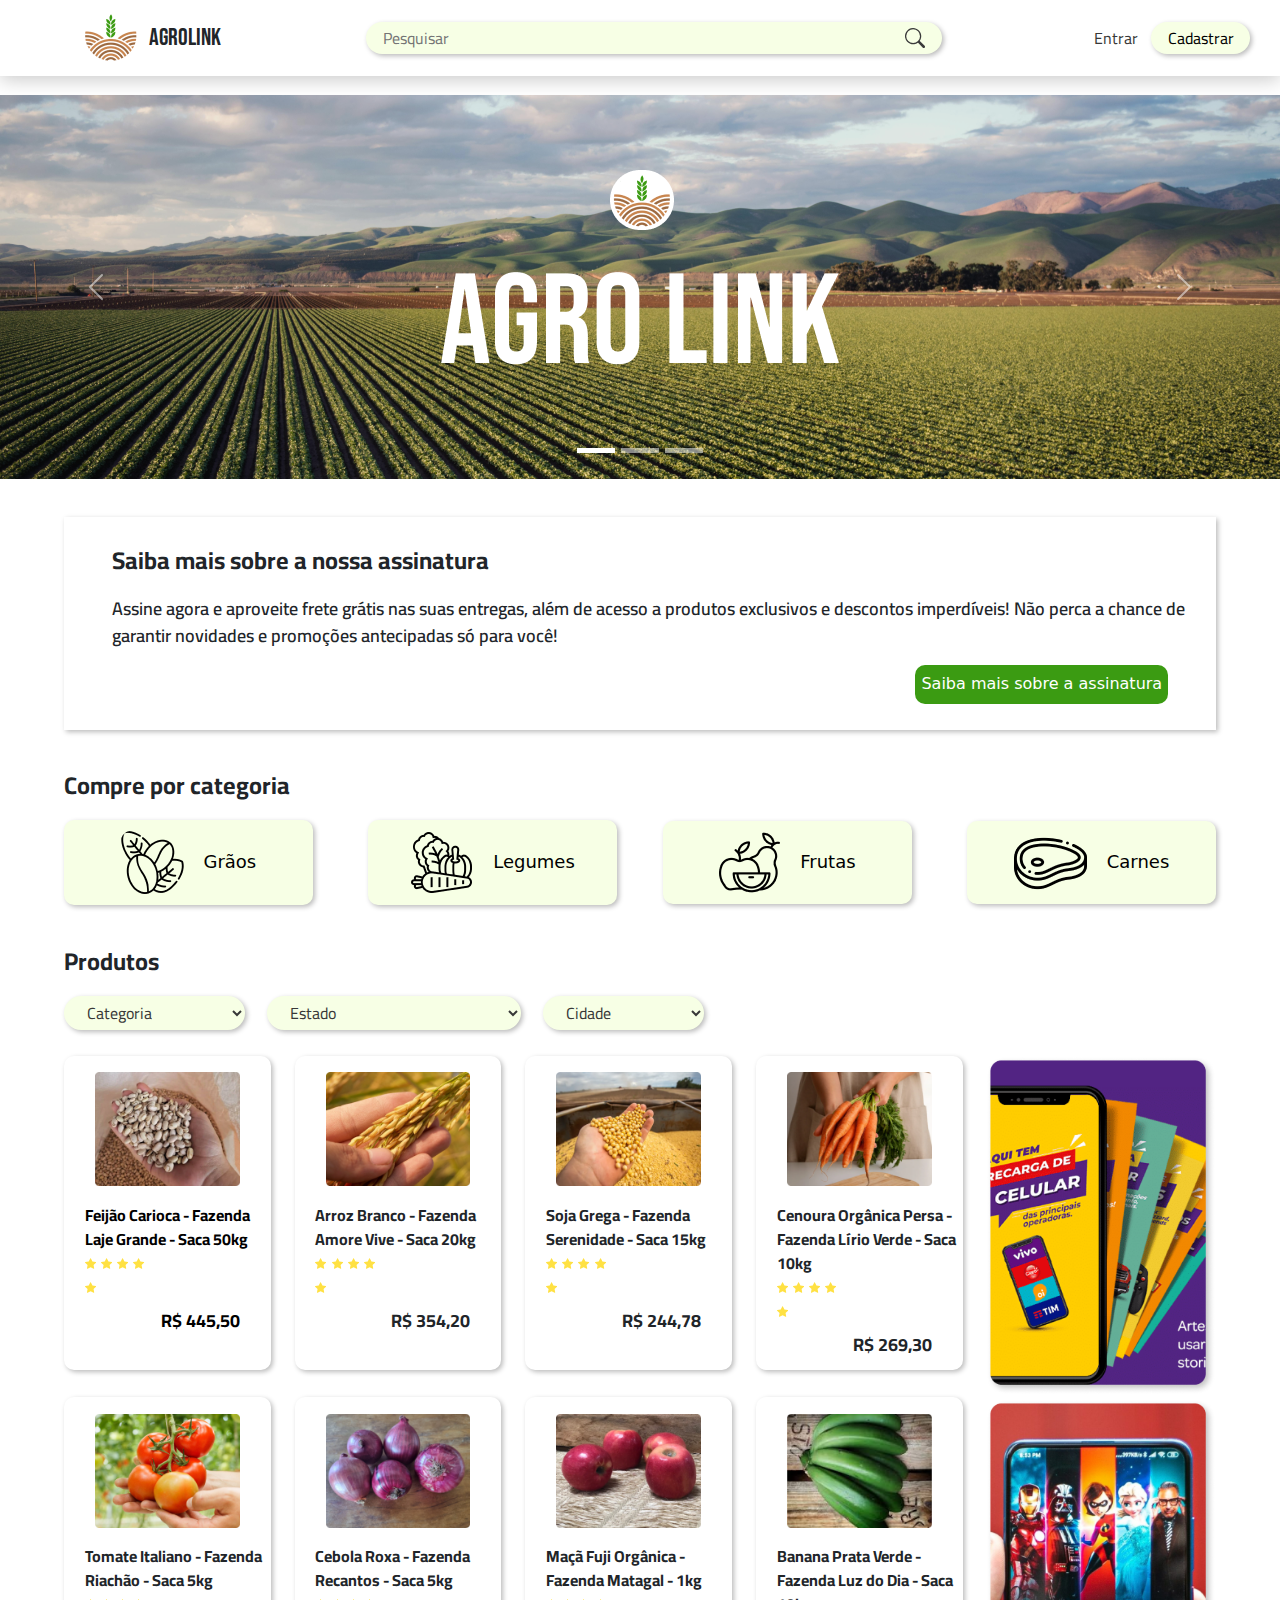
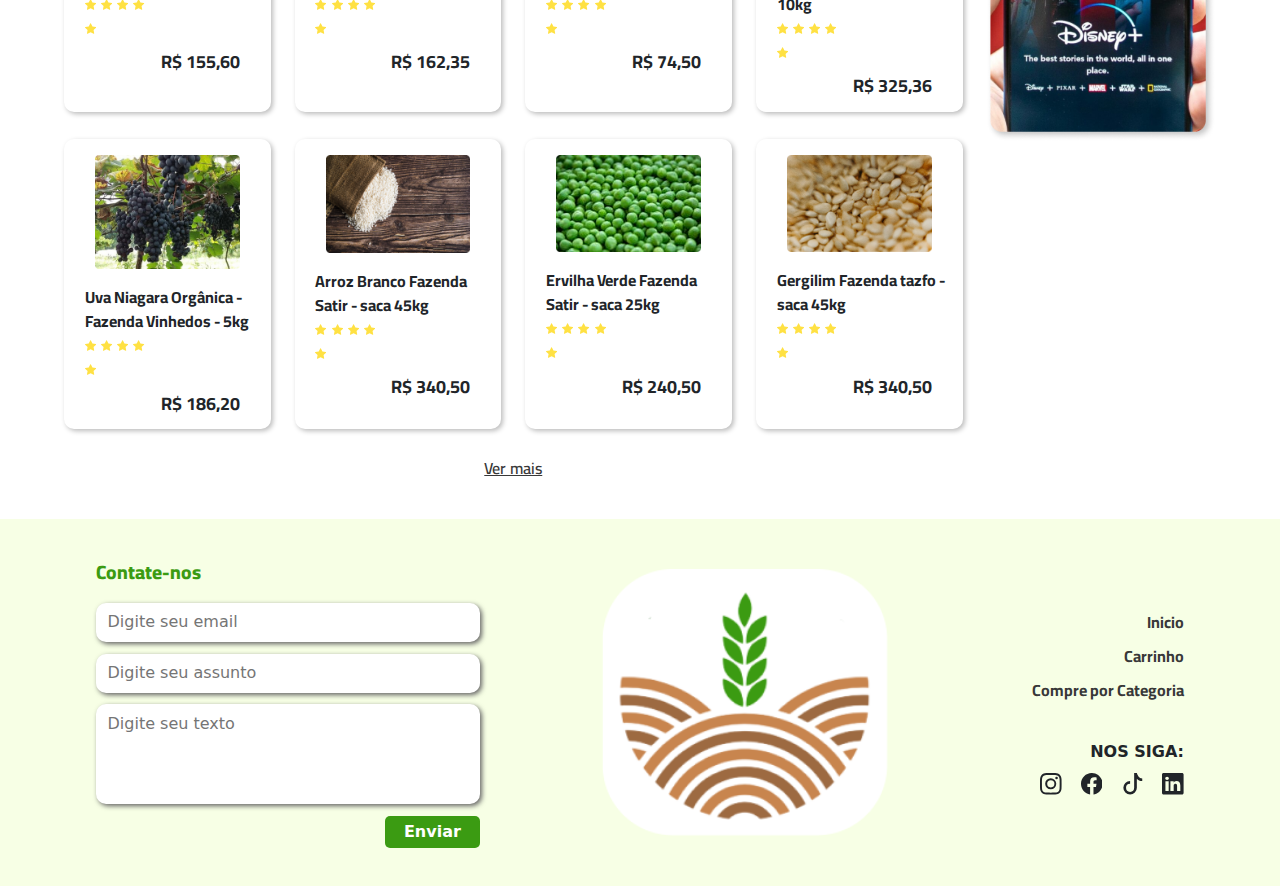
<file: index.html>
<!DOCTYPE html>
<html lang="pt-BR">
<head>
    <meta charset="UTF-8">
    <meta name="viewport" content="width=device-width, initial-scale=1.0">
    <script src="https://cdn.jsdelivr.net/npm/bootstrap@5.3.3/dist/js/bootstrap.bundle.min.js" integrity="sha384-YvpcrYf0tY3lHB60NNkmXc5s9fDVZLESaAA55NDzOxhy9GkcIdslK1eN7N6jIeHz" crossorigin="anonymous"></script>
    <link href="https://cdn.jsdelivr.net/npm/bootstrap@5.3.3/dist/css/bootstrap.min.css" rel="stylesheet" integrity="sha384-QWTKZyjpPEjISv5WaRU9OFeRpok6YctnYmDr5pNlyT2bRjXh0JMhjY6hW+ALEwIH" crossorigin="anonymous">
    <link rel="stylesheet" href="css/style.css">
    <link rel="shortcut icon" href="img/logo.png" type="image/x-icon">
    <title>AgroLink</title>
</head>
<body>

    <div id="filtrar">
        <div id="filtroMobile">
            <div id="conteinerButton">
                <button onclick="AbrirFiltro(0)" value="0">X</button>
            </div>
            <h2>Filtrar</h2>
            <menu>
                <select id="Categoria">
                    <option value="">Categoria</option>
                    <option value="Grãos">Grãos</option>
                    <option value="Legumes">Legumes</option>
                    <option value="Frutas">Frutas</option>
                    <option value="Carnes">Carnes</option>
                </select>
    
                <select id="Estado" name="Estado">
                    <option value="">Estado</option>
                    <option value="AC">Acre</option>
                    <option value="AL">Alagoas</option>
                    <option value="AP">Amapá</option>
                    <option value="AM">Amazonas</option>
                    <option value="BA">Bahia</option>
                    <option value="CE">Ceará</option>
                    <option value="DF">Distrito Federal</option>
                    <option value="ES">Espirito Santo</option>
                    <option value="GO">Goiás</option>
                    <option value="MA">Maranhão</option>
                    <option value="MS">Mato Grosso do Sul</option>
                    <option value="MT">Mato Grosso</option>
                    <option value="MG">Minas Gerais</option>
                    <option value="PA">Pará</option>
                    <option value="PB">Paraíba</option>
                    <option value="PR">Paraná</option>
                    <option value="PE">Pernambuco</option>
                    <option value="PI">Piauí</option>
                    <option value="RJ">Rio de Janeiro</option>
                    <option value="RN">Rio Grande do Norte</option>
                    <option value="RS">Rio Grande do Sul</option>
                    <option value="RO">Rondônia</option>
                    <option value="RR">Roraima</option>
                    <option value="SC">Santa Catarina</option>
                    <option value="SP">São Paulo</option>
                    <option value="SE">Sergipe</option>
                    <option value="TO">Tocantins</option>
                </select>
    
                <select name="Cidade" id="Cidade">
                    <option value="">Cidade</option>
                </select>
    
                <div id="conteinerButtonMenu">
                    <button>Filtrar</button>
                </div>
        </menu>
        </div>
    </div>

    <header>
        <div id="logo">
            <img src="img/logo.png" alt="Logo do sistema">
            <p>AGROLINK</p>
        </div>

            <div id="divBusca">
                <input type="search" id="txtBusca" placeholder="Pesquisar"></input>
                <button type="submit"><svg xmlns="http://www.w3.org/2000/svg" width="20" height="20" fill="#3a3a3a" class="bi bi-search" viewBox="0 0 16 16">
                    <path d="M11.742 10.344a6.5 6.5 0 1 0-1.397 1.398h-.001q.044.06.098.115l3.85 3.85a1 1 0 0 0 1.415-1.414l-3.85-3.85a1 1 0 0 0-.115-.1zM12 6.5a5.5 5.5 0 1 1-11 0 5.5 5.5 0 0 1 11 0"/>
                  </svg></button>
            </div>

        <div id="botoesHeader">
            <a href="LoginCliente.html">Entrar</a>
            <a href="CadastroCliente.html"><button>Cadastrar</button></a>
        </div>

        <svg id="simbMenu" xmlns="http://www.w3.org/2000/svg" width="8%" fill="currentColor" class="bi bi-list" viewBox="0 0 16 16" onclick="showMenu()">
            <path fill-rule="evenodd" d="M2.5 12a.5.5 0 0 1 .5-.5h10a.5.5 0 0 1 0 1H3a.5.5 0 0 1-.5-.5m0-4a.5.5 0 0 1 .5-.5h10a.5.5 0 0 1 0 1H3a.5.5 0 0 1-.5-.5m0-4a.5.5 0 0 1 .5-.5h10a.5.5 0 0 1 0 1H3a.5.5 0 0 1-.5-.5"/>
          </svg>
    </header>
    
    <div id="menu_mobile">
        <div id="conteinerMenu">
            <a href="LoginCliente.html">Entrar</a>
            <a href="CadastroCliente.html" class="button_mobile"><button>Cadastrar</button></a>
        </div>
    </div>

    

    <div id="carouselExampleIndicators" class="carousel slide">
        <div class="carousel-indicators">
          <button type="button" data-bs-target="#carouselExampleIndicators" data-bs-slide-to="0" class="active" aria-current="true" aria-label="Slide 1"></button>
          <button type="button" data-bs-target="#carouselExampleIndicators" data-bs-slide-to="1" aria-label="Slide 2"></button>
          <button type="button" data-bs-target="#carouselExampleIndicators" data-bs-slide-to="2" aria-label="Slide 3"></button>
        </div>
        <div class="carousel-inner">
          <div class="carousel-item active">
            <img src="img/Carrossel1.png" class="d-block w-100" alt="...">
          </div>
          <div class="carousel-item">
            <img src="img/Carrossel2.png" class="d-block w-100" alt="...">
          </div>
          <div class="carousel-item">
            <img src="img/Carrossel3.png" class="d-block w-100" alt="...">
          </div>
          
        </div>
        <button class="carousel-control-prev" type="button" data-bs-target="#carouselExampleIndicators" data-bs-slide="prev">
          <span class="carousel-control-prev-icon" aria-hidden="true"></span>
          <span class="visually-hidden">Previous</span>
        </button>
        <button class="carousel-control-next" type="button" data-bs-target="#carouselExampleIndicators" data-bs-slide="next">
          <span class="carousel-control-next-icon" aria-hidden="true"></span>
          <span class="visually-hidden">Next</span>
        </button>
    </div>

    <section class="conteinerAssinatura">
        <p>Saiba mais sobre a nossa assinatura</p>
        <p id="txt">Assine agora e aproveite frete grátis nas suas entregas, além de acesso a produtos exclusivos e descontos imperdíveis! Não perca a chance de garantir novidades e promoções antecipadas só para você!</p>
        <a href="Assinatura.html">Saiba mais sobre a assinatura</a>
    </section>

    <section id="conteinerCategoria">
        <p>Compre por categoria</p>
        <div id="categorias">
            <div class="duplaCategoria">
                <button><img src="img/logoGraos.png" alt="Logo de Grãos">Grãos</button>
                <button><img src="img/logoLegumes.png" alt="Logo de Legumes">Legumes</button>    
            </div>
            <div class="duplaCategoria">
                <button><img src="img/logoFrutas.png" alt="Logo de Frutas">Frutas</button>
                <button><img src="img/logoCarnes.png" alt="Logo de Carnes">Carnes</button>
            </div>
            
        </div>
    </section>

    <section id="produtos">
        <p>Produtos</p>
        <div id="conteinerButtonFiltro">
            <button onclick="AbrirFiltro(1)" value="1" id="ButtonMobileFiltro">Filtrar</button>
        </div>
        
        <menu>
            <select id="Categoria">
                <option value="">Categoria</option>
                <option value="Grãos">Grãos</option>
                <option value="Legumes">Legumes</option>
                <option value="Frutas">Frutas</option>
                <option value="Carnes">Carnes</option>
            </select>

            <select id="Estado" name="Estado">
                <option value="">Estado</option>
                <option value="AC">Acre</option>
                <option value="AL">Alagoas</option>
                <option value="AP">Amapá</option>
                <option value="AM">Amazonas</option>
                <option value="BA">Bahia</option>
                <option value="CE">Ceará</option>
                <option value="DF">Distrito Federal</option>
                <option value="ES">Espirito Santo</option>
                <option value="GO">Goiás</option>
                <option value="MA">Maranhão</option>
                <option value="MS">Mato Grosso do Sul</option>
                <option value="MT">Mato Grosso</option>
                <option value="MG">Minas Gerais</option>
                <option value="PA">Pará</option>
                <option value="PB">Paraíba</option>
                <option value="PR">Paraná</option>
                <option value="PE">Pernambuco</option>
                <option value="PI">Piauí</option>
                <option value="RJ">Rio de Janeiro</option>
                <option value="RN">Rio Grande do Norte</option>
                <option value="RS">Rio Grande do Sul</option>
                <option value="RO">Rondônia</option>
                <option value="RR">Roraima</option>
                <option value="SC">Santa Catarina</option>
                <option value="SP">São Paulo</option>
                <option value="SE">Sergipe</option>
                <option value="TO">Tocantins</option>
            </select>

            <select name="Cidade" id="Cidade">
                <option value="">Cidade</option>
            </select>
    </menu>

        <div id="conteiner">
            <div id="prods">
                <div class="linha">
                    <a href="#" class="produto">
                        <img src="img/fotoProduto.png" alt="Foto Produto">
                        <p>Feijão Carioca - Fazenda Laje Grande - Saca 50kg</p>

                        <div class="conteinerEstrelas">
                            <div class="estrelas">
                                <svg xmlns="http://www.w3.org/2000/svg" width="15%" fill="#FFE143"
                                    class="bi bi-star-fill" viewBox="0 0 16 16">
                                    <path
                                        d="M3.612 15.443c-.386.198-.824-.149-.746-.592l.83-4.73L.173 6.765c-.329-.314-.158-.888.283-.95l4.898-.696L7.538.792c.197-.39.73-.39.927 0l2.184 4.327 4.898.696c.441.062.612.636.282.95l-3.522 3.356.83 4.73c.078.443-.36.79-.746.592L8 13.187l-4.389 2.256z" />
                                </svg>
                                <svg xmlns="http://www.w3.org/2000/svg" width="15%" fill="#FFE143"
                                    class="bi bi-star-fill" viewBox="0 0 16 16">
                                    <path
                                        d="M3.612 15.443c-.386.198-.824-.149-.746-.592l.83-4.73L.173 6.765c-.329-.314-.158-.888.283-.95l4.898-.696L7.538.792c.197-.39.73-.39.927 0l2.184 4.327 4.898.696c.441.062.612.636.282.95l-3.522 3.356.83 4.73c.078.443-.36.79-.746.592L8 13.187l-4.389 2.256z" />
                                </svg>
                                <svg xmlns="http://www.w3.org/2000/svg" width="15%" fill="#FFE143"
                                    class="bi bi-star-fill" viewBox="0 0 16 16">
                                    <path
                                        d="M3.612 15.443c-.386.198-.824-.149-.746-.592l.83-4.73L.173 6.765c-.329-.314-.158-.888.283-.95l4.898-.696L7.538.792c.197-.39.73-.39.927 0l2.184 4.327 4.898.696c.441.062.612.636.282.95l-3.522 3.356.83 4.73c.078.443-.36.79-.746.592L8 13.187l-4.389 2.256z" />
                                </svg>
                                <svg xmlns="http://www.w3.org/2000/svg" width="15%" fill="#FFE143"
                                    class="bi bi-star-fill" viewBox="0 0 16 16">
                                    <path
                                        d="M3.612 15.443c-.386.198-.824-.149-.746-.592l.83-4.73L.173 6.765c-.329-.314-.158-.888.283-.95l4.898-.696L7.538.792c.197-.39.73-.39.927 0l2.184 4.327 4.898.696c.441.062.612.636.282.95l-3.522 3.356.83 4.73c.078.443-.36.79-.746.592L8 13.187l-4.389 2.256z" />
                                </svg>
                                <svg xmlns="http://www.w3.org/2000/svg" width="15%" fill="#FFE143"
                                    class="bi bi-star-fill" viewBox="0 0 16 16">
                                    <path
                                        d="M3.612 15.443c-.386.198-.824-.149-.746-.592l.83-4.73L.173 6.765c-.329-.314-.158-.888.283-.95l4.898-.696L7.538.792c.197-.39.73-.39.927 0l2.184 4.327 4.898.696c.441.062.612.636.282.95l-3.522 3.356.83 4.73c.078.443-.36.79-.746.592L8 13.187l-4.389 2.256z" />
                                </svg>
                            </div>
                        </div>
                        

                        <p class="valor">R$ 445,50</p>
                    </a>


                    <div class="produto">
                        <img src="img/fotoProduto2.png" alt="Foto Produto">
                        <p>Arroz Branco - Fazenda Amore Vive - Saca 20kg</p>

                        <div class="conteinerEstrelas">
                            <div class="estrelas">
                                <svg xmlns="http://www.w3.org/2000/svg" width="15%" fill="#FFE143"
                                    class="bi bi-star-fill" viewBox="0 0 16 16">
                                    <path
                                        d="M3.612 15.443c-.386.198-.824-.149-.746-.592l.83-4.73L.173 6.765c-.329-.314-.158-.888.283-.95l4.898-.696L7.538.792c.197-.39.73-.39.927 0l2.184 4.327 4.898.696c.441.062.612.636.282.95l-3.522 3.356.83 4.73c.078.443-.36.79-.746.592L8 13.187l-4.389 2.256z" />
                                </svg>
                                <svg xmlns="http://www.w3.org/2000/svg" width="15%" fill="#FFE143"
                                    class="bi bi-star-fill" viewBox="0 0 16 16">
                                    <path
                                        d="M3.612 15.443c-.386.198-.824-.149-.746-.592l.83-4.73L.173 6.765c-.329-.314-.158-.888.283-.95l4.898-.696L7.538.792c.197-.39.73-.39.927 0l2.184 4.327 4.898.696c.441.062.612.636.282.95l-3.522 3.356.83 4.73c.078.443-.36.79-.746.592L8 13.187l-4.389 2.256z" />
                                </svg>
                                <svg xmlns="http://www.w3.org/2000/svg" width="15%" fill="#FFE143"
                                    class="bi bi-star-fill" viewBox="0 0 16 16">
                                    <path
                                        d="M3.612 15.443c-.386.198-.824-.149-.746-.592l.83-4.73L.173 6.765c-.329-.314-.158-.888.283-.95l4.898-.696L7.538.792c.197-.39.73-.39.927 0l2.184 4.327 4.898.696c.441.062.612.636.282.95l-3.522 3.356.83 4.73c.078.443-.36.79-.746.592L8 13.187l-4.389 2.256z" />
                                </svg>
                                <svg xmlns="http://www.w3.org/2000/svg" width="15%" fill="#FFE143"
                                    class="bi bi-star-fill" viewBox="0 0 16 16">
                                    <path
                                        d="M3.612 15.443c-.386.198-.824-.149-.746-.592l.83-4.73L.173 6.765c-.329-.314-.158-.888.283-.95l4.898-.696L7.538.792c.197-.39.73-.39.927 0l2.184 4.327 4.898.696c.441.062.612.636.282.95l-3.522 3.356.83 4.73c.078.443-.36.79-.746.592L8 13.187l-4.389 2.256z" />
                                </svg>
                                <svg xmlns="http://www.w3.org/2000/svg" width="15%" fill="#FFE143"
                                    class="bi bi-star-fill" viewBox="0 0 16 16">
                                    <path
                                        d="M3.612 15.443c-.386.198-.824-.149-.746-.592l.83-4.73L.173 6.765c-.329-.314-.158-.888.283-.95l4.898-.696L7.538.792c.197-.39.73-.39.927 0l2.184 4.327 4.898.696c.441.062.612.636.282.95l-3.522 3.356.83 4.73c.078.443-.36.79-.746.592L8 13.187l-4.389 2.256z" />
                                </svg>
                            </div>
                        </div>
                        

                        <p class="valor">R$ 354,20</p>
                    </div>


                    <div class="produto">
                        <img src="img/fotoProduto3.png"alt="Foto Produto">
                        <p>Soja Grega - Fazenda Serenidade - Saca 15kg</p>

                        <div class="conteinerEstrelas">
                            <div class="estrelas">
                                <svg xmlns="http://www.w3.org/2000/svg" width="15%" fill="#FFE143"
                                    class="bi bi-star-fill" viewBox="0 0 16 16">
                                    <path
                                        d="M3.612 15.443c-.386.198-.824-.149-.746-.592l.83-4.73L.173 6.765c-.329-.314-.158-.888.283-.95l4.898-.696L7.538.792c.197-.39.73-.39.927 0l2.184 4.327 4.898.696c.441.062.612.636.282.95l-3.522 3.356.83 4.73c.078.443-.36.79-.746.592L8 13.187l-4.389 2.256z" />
                                </svg>
                                <svg xmlns="http://www.w3.org/2000/svg" width="15%" fill="#FFE143"
                                    class="bi bi-star-fill" viewBox="0 0 16 16">
                                    <path
                                        d="M3.612 15.443c-.386.198-.824-.149-.746-.592l.83-4.73L.173 6.765c-.329-.314-.158-.888.283-.95l4.898-.696L7.538.792c.197-.39.73-.39.927 0l2.184 4.327 4.898.696c.441.062.612.636.282.95l-3.522 3.356.83 4.73c.078.443-.36.79-.746.592L8 13.187l-4.389 2.256z" />
                                </svg>
                                <svg xmlns="http://www.w3.org/2000/svg" width="15%" fill="#FFE143"
                                    class="bi bi-star-fill" viewBox="0 0 16 16">
                                    <path
                                        d="M3.612 15.443c-.386.198-.824-.149-.746-.592l.83-4.73L.173 6.765c-.329-.314-.158-.888.283-.95l4.898-.696L7.538.792c.197-.39.73-.39.927 0l2.184 4.327 4.898.696c.441.062.612.636.282.95l-3.522 3.356.83 4.73c.078.443-.36.79-.746.592L8 13.187l-4.389 2.256z" />
                                </svg>
                                <svg xmlns="http://www.w3.org/2000/svg" width="15%" fill="#FFE143"
                                    class="bi bi-star-fill" viewBox="0 0 16 16">
                                    <path
                                        d="M3.612 15.443c-.386.198-.824-.149-.746-.592l.83-4.73L.173 6.765c-.329-.314-.158-.888.283-.95l4.898-.696L7.538.792c.197-.39.73-.39.927 0l2.184 4.327 4.898.696c.441.062.612.636.282.95l-3.522 3.356.83 4.73c.078.443-.36.79-.746.592L8 13.187l-4.389 2.256z" />
                                </svg>
                                <svg xmlns="http://www.w3.org/2000/svg" width="15%" fill="#FFE143"
                                    class="bi bi-star-fill" viewBox="0 0 16 16">
                                    <path
                                        d="M3.612 15.443c-.386.198-.824-.149-.746-.592l.83-4.73L.173 6.765c-.329-.314-.158-.888.283-.95l4.898-.696L7.538.792c.197-.39.73-.39.927 0l2.184 4.327 4.898.696c.441.062.612.636.282.95l-3.522 3.356.83 4.73c.078.443-.36.79-.746.592L8 13.187l-4.389 2.256z" />
                                </svg>
                            </div>
                        </div>
                        

                        <p class="valor">R$ 244,78</p>
                    </div>

                    <div class="produto">
                        <img src="img/fotoProduto4.png" alt="Foto Produto">
                        <p>Cenoura Orgânica Persa - Fazenda Lírio Verde - Saca 10kg</p>

                        <div class="conteinerEstrelas">
                            <div class="estrelas">
                                <svg xmlns="http://www.w3.org/2000/svg" width="15%" fill="#FFE143"
                                    class="bi bi-star-fill" viewBox="0 0 16 16">
                                    <path
                                        d="M3.612 15.443c-.386.198-.824-.149-.746-.592l.83-4.73L.173 6.765c-.329-.314-.158-.888.283-.95l4.898-.696L7.538.792c.197-.39.73-.39.927 0l2.184 4.327 4.898.696c.441.062.612.636.282.95l-3.522 3.356.83 4.73c.078.443-.36.79-.746.592L8 13.187l-4.389 2.256z" />
                                </svg>
                                <svg xmlns="http://www.w3.org/2000/svg" width="15%" fill="#FFE143"
                                    class="bi bi-star-fill" viewBox="0 0 16 16">
                                    <path
                                        d="M3.612 15.443c-.386.198-.824-.149-.746-.592l.83-4.73L.173 6.765c-.329-.314-.158-.888.283-.95l4.898-.696L7.538.792c.197-.39.73-.39.927 0l2.184 4.327 4.898.696c.441.062.612.636.282.95l-3.522 3.356.83 4.73c.078.443-.36.79-.746.592L8 13.187l-4.389 2.256z" />
                                </svg>
                                <svg xmlns="http://www.w3.org/2000/svg" width="15%" fill="#FFE143"
                                    class="bi bi-star-fill" viewBox="0 0 16 16">
                                    <path
                                        d="M3.612 15.443c-.386.198-.824-.149-.746-.592l.83-4.73L.173 6.765c-.329-.314-.158-.888.283-.95l4.898-.696L7.538.792c.197-.39.73-.39.927 0l2.184 4.327 4.898.696c.441.062.612.636.282.95l-3.522 3.356.83 4.73c.078.443-.36.79-.746.592L8 13.187l-4.389 2.256z" />
                                </svg>
                                <svg xmlns="http://www.w3.org/2000/svg" width="15%" fill="#FFE143"
                                    class="bi bi-star-fill" viewBox="0 0 16 16">
                                    <path
                                        d="M3.612 15.443c-.386.198-.824-.149-.746-.592l.83-4.73L.173 6.765c-.329-.314-.158-.888.283-.95l4.898-.696L7.538.792c.197-.39.73-.39.927 0l2.184 4.327 4.898.696c.441.062.612.636.282.95l-3.522 3.356.83 4.73c.078.443-.36.79-.746.592L8 13.187l-4.389 2.256z" />
                                </svg>
                                <svg xmlns="http://www.w3.org/2000/svg" width="15%" fill="#FFE143"
                                    class="bi bi-star-fill" viewBox="0 0 16 16">
                                    <path
                                        d="M3.612 15.443c-.386.198-.824-.149-.746-.592l.83-4.73L.173 6.765c-.329-.314-.158-.888.283-.95l4.898-.696L7.538.792c.197-.39.73-.39.927 0l2.184 4.327 4.898.696c.441.062.612.636.282.95l-3.522 3.356.83 4.73c.078.443-.36.79-.746.592L8 13.187l-4.389 2.256z" />
                                </svg>
                            </div>
                        </div>
                        

                        <p class="valor">R$ 269,30</p>
                    </div>
                </div>

                <div class="linha">
                    <div class="produto">
                        <img src="img/fotoProduto5.png" alt="Foto Produto">
                        <p>Tomate Italiano - Fazenda Riachão - Saca 5kg</p>

                        <div class="conteinerEstrelas">
                            <div class="estrelas">
                                <svg xmlns="http://www.w3.org/2000/svg" width="15%" fill="#FFE143"
                                    class="bi bi-star-fill" viewBox="0 0 16 16">
                                    <path
                                        d="M3.612 15.443c-.386.198-.824-.149-.746-.592l.83-4.73L.173 6.765c-.329-.314-.158-.888.283-.95l4.898-.696L7.538.792c.197-.39.73-.39.927 0l2.184 4.327 4.898.696c.441.062.612.636.282.95l-3.522 3.356.83 4.73c.078.443-.36.79-.746.592L8 13.187l-4.389 2.256z" />
                                </svg>
                                <svg xmlns="http://www.w3.org/2000/svg" width="15%" fill="#FFE143"
                                    class="bi bi-star-fill" viewBox="0 0 16 16">
                                    <path
                                        d="M3.612 15.443c-.386.198-.824-.149-.746-.592l.83-4.73L.173 6.765c-.329-.314-.158-.888.283-.95l4.898-.696L7.538.792c.197-.39.73-.39.927 0l2.184 4.327 4.898.696c.441.062.612.636.282.95l-3.522 3.356.83 4.73c.078.443-.36.79-.746.592L8 13.187l-4.389 2.256z" />
                                </svg>
                                <svg xmlns="http://www.w3.org/2000/svg" width="15%" fill="#FFE143"
                                    class="bi bi-star-fill" viewBox="0 0 16 16">
                                    <path
                                        d="M3.612 15.443c-.386.198-.824-.149-.746-.592l.83-4.73L.173 6.765c-.329-.314-.158-.888.283-.95l4.898-.696L7.538.792c.197-.39.73-.39.927 0l2.184 4.327 4.898.696c.441.062.612.636.282.95l-3.522 3.356.83 4.73c.078.443-.36.79-.746.592L8 13.187l-4.389 2.256z" />
                                </svg>
                                <svg xmlns="http://www.w3.org/2000/svg" width="15%" fill="#FFE143"
                                    class="bi bi-star-fill" viewBox="0 0 16 16">
                                    <path
                                        d="M3.612 15.443c-.386.198-.824-.149-.746-.592l.83-4.73L.173 6.765c-.329-.314-.158-.888.283-.95l4.898-.696L7.538.792c.197-.39.73-.39.927 0l2.184 4.327 4.898.696c.441.062.612.636.282.95l-3.522 3.356.83 4.73c.078.443-.36.79-.746.592L8 13.187l-4.389 2.256z" />
                                </svg>
                                <svg xmlns="http://www.w3.org/2000/svg" width="15%" fill="#FFE143"
                                    class="bi bi-star-fill" viewBox="0 0 16 16">
                                    <path
                                        d="M3.612 15.443c-.386.198-.824-.149-.746-.592l.83-4.73L.173 6.765c-.329-.314-.158-.888.283-.95l4.898-.696L7.538.792c.197-.39.73-.39.927 0l2.184 4.327 4.898.696c.441.062.612.636.282.95l-3.522 3.356.83 4.73c.078.443-.36.79-.746.592L8 13.187l-4.389 2.256z" />
                                </svg>
                            </div>
                        </div>
                        

                        <p class="valor">R$ 155,60</p>
                    </div>
                    

                    <div class="produto">
                        <img src="img/fotoProduto6.png" alt="Foto Produto">
                        <p>Cebola Roxa - Fazenda Recantos - Saca 5kg</p>

                        <div class="conteinerEstrelas">
                            <div class="estrelas">
                                <svg xmlns="http://www.w3.org/2000/svg" width="15%" fill="#FFE143"
                                    class="bi bi-star-fill" viewBox="0 0 16 16">
                                    <path
                                        d="M3.612 15.443c-.386.198-.824-.149-.746-.592l.83-4.73L.173 6.765c-.329-.314-.158-.888.283-.95l4.898-.696L7.538.792c.197-.39.73-.39.927 0l2.184 4.327 4.898.696c.441.062.612.636.282.95l-3.522 3.356.83 4.73c.078.443-.36.79-.746.592L8 13.187l-4.389 2.256z" />
                                </svg>
                                <svg xmlns="http://www.w3.org/2000/svg" width="15%" fill="#FFE143"
                                    class="bi bi-star-fill" viewBox="0 0 16 16">
                                    <path
                                        d="M3.612 15.443c-.386.198-.824-.149-.746-.592l.83-4.73L.173 6.765c-.329-.314-.158-.888.283-.95l4.898-.696L7.538.792c.197-.39.73-.39.927 0l2.184 4.327 4.898.696c.441.062.612.636.282.95l-3.522 3.356.83 4.73c.078.443-.36.79-.746.592L8 13.187l-4.389 2.256z" />
                                </svg>
                                <svg xmlns="http://www.w3.org/2000/svg" width="15%" fill="#FFE143"
                                    class="bi bi-star-fill" viewBox="0 0 16 16">
                                    <path
                                        d="M3.612 15.443c-.386.198-.824-.149-.746-.592l.83-4.73L.173 6.765c-.329-.314-.158-.888.283-.95l4.898-.696L7.538.792c.197-.39.73-.39.927 0l2.184 4.327 4.898.696c.441.062.612.636.282.95l-3.522 3.356.83 4.73c.078.443-.36.79-.746.592L8 13.187l-4.389 2.256z" />
                                </svg>
                                <svg xmlns="http://www.w3.org/2000/svg" width="15%" fill="#FFE143"
                                    class="bi bi-star-fill" viewBox="0 0 16 16">
                                    <path
                                        d="M3.612 15.443c-.386.198-.824-.149-.746-.592l.83-4.73L.173 6.765c-.329-.314-.158-.888.283-.95l4.898-.696L7.538.792c.197-.39.73-.39.927 0l2.184 4.327 4.898.696c.441.062.612.636.282.95l-3.522 3.356.83 4.73c.078.443-.36.79-.746.592L8 13.187l-4.389 2.256z" />
                                </svg>
                                <svg xmlns="http://www.w3.org/2000/svg" width="15%" fill="#FFE143"
                                    class="bi bi-star-fill" viewBox="0 0 16 16">
                                    <path
                                        d="M3.612 15.443c-.386.198-.824-.149-.746-.592l.83-4.73L.173 6.765c-.329-.314-.158-.888.283-.95l4.898-.696L7.538.792c.197-.39.73-.39.927 0l2.184 4.327 4.898.696c.441.062.612.636.282.95l-3.522 3.356.83 4.73c.078.443-.36.79-.746.592L8 13.187l-4.389 2.256z" />
                                </svg>
                            </div>
                        </div>
                        

                        <p class="valor">R$ 162,35</p>
                    </div>


                    <div class="produto">
                        <img src="img/fotoProduto7.png" alt="Foto Produto">
                        <p>Maçã Fuji Orgânica - Fazenda Matagal - 1kg</p>

                        <div class="conteinerEstrelas">
                            <div class="estrelas">
                                <svg xmlns="http://www.w3.org/2000/svg" width="15%" fill="#FFE143"
                                    class="bi bi-star-fill" viewBox="0 0 16 16">
                                    <path
                                        d="M3.612 15.443c-.386.198-.824-.149-.746-.592l.83-4.73L.173 6.765c-.329-.314-.158-.888.283-.95l4.898-.696L7.538.792c.197-.39.73-.39.927 0l2.184 4.327 4.898.696c.441.062.612.636.282.95l-3.522 3.356.83 4.73c.078.443-.36.79-.746.592L8 13.187l-4.389 2.256z" />
                                </svg>
                                <svg xmlns="http://www.w3.org/2000/svg" width="15%" fill="#FFE143"
                                    class="bi bi-star-fill" viewBox="0 0 16 16">
                                    <path
                                        d="M3.612 15.443c-.386.198-.824-.149-.746-.592l.83-4.73L.173 6.765c-.329-.314-.158-.888.283-.95l4.898-.696L7.538.792c.197-.39.73-.39.927 0l2.184 4.327 4.898.696c.441.062.612.636.282.95l-3.522 3.356.83 4.73c.078.443-.36.79-.746.592L8 13.187l-4.389 2.256z" />
                                </svg>
                                <svg xmlns="http://www.w3.org/2000/svg" width="15%" fill="#FFE143"
                                    class="bi bi-star-fill" viewBox="0 0 16 16">
                                    <path
                                        d="M3.612 15.443c-.386.198-.824-.149-.746-.592l.83-4.73L.173 6.765c-.329-.314-.158-.888.283-.95l4.898-.696L7.538.792c.197-.39.73-.39.927 0l2.184 4.327 4.898.696c.441.062.612.636.282.95l-3.522 3.356.83 4.73c.078.443-.36.79-.746.592L8 13.187l-4.389 2.256z" />
                                </svg>
                                <svg xmlns="http://www.w3.org/2000/svg" width="15%" fill="#FFE143"
                                    class="bi bi-star-fill" viewBox="0 0 16 16">
                                    <path
                                        d="M3.612 15.443c-.386.198-.824-.149-.746-.592l.83-4.73L.173 6.765c-.329-.314-.158-.888.283-.95l4.898-.696L7.538.792c.197-.39.73-.39.927 0l2.184 4.327 4.898.696c.441.062.612.636.282.95l-3.522 3.356.83 4.73c.078.443-.36.79-.746.592L8 13.187l-4.389 2.256z" />
                                </svg>
                                <svg xmlns="http://www.w3.org/2000/svg" width="15%" fill="#FFE143"
                                    class="bi bi-star-fill" viewBox="0 0 16 16">
                                    <path
                                        d="M3.612 15.443c-.386.198-.824-.149-.746-.592l.83-4.73L.173 6.765c-.329-.314-.158-.888.283-.95l4.898-.696L7.538.792c.197-.39.73-.39.927 0l2.184 4.327 4.898.696c.441.062.612.636.282.95l-3.522 3.356.83 4.73c.078.443-.36.79-.746.592L8 13.187l-4.389 2.256z" />
                                </svg>
                            </div>
                        </div>
                        

                        <p class="valor">R$ 74,50</p>
                    </div>

                    <div class="produto">
                        <img src="img/fotoProduto8.png" alt="Foto Produto">
                        <p>Banana Prata Verde - Fazenda Luz do Dia - Saca 10kg</p>

                        <div class="conteinerEstrelas">
                            <div class="estrelas">
                                <svg xmlns="http://www.w3.org/2000/svg" width="15%" fill="#FFE143"
                                    class="bi bi-star-fill" viewBox="0 0 16 16">
                                    <path
                                        d="M3.612 15.443c-.386.198-.824-.149-.746-.592l.83-4.73L.173 6.765c-.329-.314-.158-.888.283-.95l4.898-.696L7.538.792c.197-.39.73-.39.927 0l2.184 4.327 4.898.696c.441.062.612.636.282.95l-3.522 3.356.83 4.73c.078.443-.36.79-.746.592L8 13.187l-4.389 2.256z" />
                                </svg>
                                <svg xmlns="http://www.w3.org/2000/svg" width="15%" fill="#FFE143"
                                    class="bi bi-star-fill" viewBox="0 0 16 16">
                                    <path
                                        d="M3.612 15.443c-.386.198-.824-.149-.746-.592l.83-4.73L.173 6.765c-.329-.314-.158-.888.283-.95l4.898-.696L7.538.792c.197-.39.73-.39.927 0l2.184 4.327 4.898.696c.441.062.612.636.282.95l-3.522 3.356.83 4.73c.078.443-.36.79-.746.592L8 13.187l-4.389 2.256z" />
                                </svg>
                                <svg xmlns="http://www.w3.org/2000/svg" width="15%" fill="#FFE143"
                                    class="bi bi-star-fill" viewBox="0 0 16 16">
                                    <path
                                        d="M3.612 15.443c-.386.198-.824-.149-.746-.592l.83-4.73L.173 6.765c-.329-.314-.158-.888.283-.95l4.898-.696L7.538.792c.197-.39.73-.39.927 0l2.184 4.327 4.898.696c.441.062.612.636.282.95l-3.522 3.356.83 4.73c.078.443-.36.79-.746.592L8 13.187l-4.389 2.256z" />
                                </svg>
                                <svg xmlns="http://www.w3.org/2000/svg" width="15%" fill="#FFE143"
                                    class="bi bi-star-fill" viewBox="0 0 16 16">
                                    <path
                                        d="M3.612 15.443c-.386.198-.824-.149-.746-.592l.83-4.73L.173 6.765c-.329-.314-.158-.888.283-.95l4.898-.696L7.538.792c.197-.39.73-.39.927 0l2.184 4.327 4.898.696c.441.062.612.636.282.95l-3.522 3.356.83 4.73c.078.443-.36.79-.746.592L8 13.187l-4.389 2.256z" />
                                </svg>
                                <svg xmlns="http://www.w3.org/2000/svg" width="15%" fill="#FFE143"
                                    class="bi bi-star-fill" viewBox="0 0 16 16">
                                    <path
                                        d="M3.612 15.443c-.386.198-.824-.149-.746-.592l.83-4.73L.173 6.765c-.329-.314-.158-.888.283-.95l4.898-.696L7.538.792c.197-.39.73-.39.927 0l2.184 4.327 4.898.696c.441.062.612.636.282.95l-3.522 3.356.83 4.73c.078.443-.36.79-.746.592L8 13.187l-4.389 2.256z" />
                                </svg>
                            </div>
                        </div>
                        

                        <p class="valor">R$ 325,36</p>
                    </div>
                </div>

                <div class="linha">
                    <div class="produto">
                        <img src="img/fotoProduto9.png" alt="Foto Produto">
                        <p>Uva Niagara Orgânica - Fazenda Vinhedos - 5kg</p>

                        <div class="conteinerEstrelas">
                            <div class="estrelas">
                                <svg xmlns="http://www.w3.org/2000/svg" width="15%" fill="#FFE143"
                                    class="bi bi-star-fill" viewBox="0 0 16 16">
                                    <path
                                        d="M3.612 15.443c-.386.198-.824-.149-.746-.592l.83-4.73L.173 6.765c-.329-.314-.158-.888.283-.95l4.898-.696L7.538.792c.197-.39.73-.39.927 0l2.184 4.327 4.898.696c.441.062.612.636.282.95l-3.522 3.356.83 4.73c.078.443-.36.79-.746.592L8 13.187l-4.389 2.256z" />
                                </svg>
                                <svg xmlns="http://www.w3.org/2000/svg" width="15%" fill="#FFE143"
                                    class="bi bi-star-fill" viewBox="0 0 16 16">
                                    <path
                                        d="M3.612 15.443c-.386.198-.824-.149-.746-.592l.83-4.73L.173 6.765c-.329-.314-.158-.888.283-.95l4.898-.696L7.538.792c.197-.39.73-.39.927 0l2.184 4.327 4.898.696c.441.062.612.636.282.95l-3.522 3.356.83 4.73c.078.443-.36.79-.746.592L8 13.187l-4.389 2.256z" />
                                </svg>
                                <svg xmlns="http://www.w3.org/2000/svg" width="15%" fill="#FFE143"
                                    class="bi bi-star-fill" viewBox="0 0 16 16">
                                    <path
                                        d="M3.612 15.443c-.386.198-.824-.149-.746-.592l.83-4.73L.173 6.765c-.329-.314-.158-.888.283-.95l4.898-.696L7.538.792c.197-.39.73-.39.927 0l2.184 4.327 4.898.696c.441.062.612.636.282.95l-3.522 3.356.83 4.73c.078.443-.36.79-.746.592L8 13.187l-4.389 2.256z" />
                                </svg>
                                <svg xmlns="http://www.w3.org/2000/svg" width="15%" fill="#FFE143"
                                    class="bi bi-star-fill" viewBox="0 0 16 16">
                                    <path
                                        d="M3.612 15.443c-.386.198-.824-.149-.746-.592l.83-4.73L.173 6.765c-.329-.314-.158-.888.283-.95l4.898-.696L7.538.792c.197-.39.73-.39.927 0l2.184 4.327 4.898.696c.441.062.612.636.282.95l-3.522 3.356.83 4.73c.078.443-.36.79-.746.592L8 13.187l-4.389 2.256z" />
                                </svg>
                                <svg xmlns="http://www.w3.org/2000/svg" width="15%" fill="#FFE143"
                                    class="bi bi-star-fill" viewBox="0 0 16 16">
                                    <path
                                        d="M3.612 15.443c-.386.198-.824-.149-.746-.592l.83-4.73L.173 6.765c-.329-.314-.158-.888.283-.95l4.898-.696L7.538.792c.197-.39.73-.39.927 0l2.184 4.327 4.898.696c.441.062.612.636.282.95l-3.522 3.356.83 4.73c.078.443-.36.79-.746.592L8 13.187l-4.389 2.256z" />
                                </svg>
                            </div>
                        </div>
                        

                        <p class="valor">R$ 186,20</p>
                    </div>


                    <div class="produto">
                        <img src="img/fotoProduto10.png" alt="Foto Produto">
                        <p>Arroz Branco Fazenda Satir - saca 45kg</p>

                        <div class="conteinerEstrelas">
                            <div class="estrelas">
                                <svg xmlns="http://www.w3.org/2000/svg" width="15%" fill="#FFE143"
                                    class="bi bi-star-fill" viewBox="0 0 16 16">
                                    <path
                                        d="M3.612 15.443c-.386.198-.824-.149-.746-.592l.83-4.73L.173 6.765c-.329-.314-.158-.888.283-.95l4.898-.696L7.538.792c.197-.39.73-.39.927 0l2.184 4.327 4.898.696c.441.062.612.636.282.95l-3.522 3.356.83 4.73c.078.443-.36.79-.746.592L8 13.187l-4.389 2.256z" />
                                </svg>
                                <svg xmlns="http://www.w3.org/2000/svg" width="15%" fill="#FFE143"
                                    class="bi bi-star-fill" viewBox="0 0 16 16">
                                    <path
                                        d="M3.612 15.443c-.386.198-.824-.149-.746-.592l.83-4.73L.173 6.765c-.329-.314-.158-.888.283-.95l4.898-.696L7.538.792c.197-.39.73-.39.927 0l2.184 4.327 4.898.696c.441.062.612.636.282.95l-3.522 3.356.83 4.73c.078.443-.36.79-.746.592L8 13.187l-4.389 2.256z" />
                                </svg>
                                <svg xmlns="http://www.w3.org/2000/svg" width="15%" fill="#FFE143"
                                    class="bi bi-star-fill" viewBox="0 0 16 16">
                                    <path
                                        d="M3.612 15.443c-.386.198-.824-.149-.746-.592l.83-4.73L.173 6.765c-.329-.314-.158-.888.283-.95l4.898-.696L7.538.792c.197-.39.73-.39.927 0l2.184 4.327 4.898.696c.441.062.612.636.282.95l-3.522 3.356.83 4.73c.078.443-.36.79-.746.592L8 13.187l-4.389 2.256z" />
                                </svg>
                                <svg xmlns="http://www.w3.org/2000/svg" width="15%" fill="#FFE143"
                                    class="bi bi-star-fill" viewBox="0 0 16 16">
                                    <path
                                        d="M3.612 15.443c-.386.198-.824-.149-.746-.592l.83-4.73L.173 6.765c-.329-.314-.158-.888.283-.95l4.898-.696L7.538.792c.197-.39.73-.39.927 0l2.184 4.327 4.898.696c.441.062.612.636.282.95l-3.522 3.356.83 4.73c.078.443-.36.79-.746.592L8 13.187l-4.389 2.256z" />
                                </svg>
                                <svg xmlns="http://www.w3.org/2000/svg" width="15%" fill="#FFE143"
                                    class="bi bi-star-fill" viewBox="0 0 16 16">
                                    <path
                                        d="M3.612 15.443c-.386.198-.824-.149-.746-.592l.83-4.73L.173 6.765c-.329-.314-.158-.888.283-.95l4.898-.696L7.538.792c.197-.39.73-.39.927 0l2.184 4.327 4.898.696c.441.062.612.636.282.95l-3.522 3.356.83 4.73c.078.443-.36.79-.746.592L8 13.187l-4.389 2.256z" />
                                </svg>
                            </div>
                        </div>
                        

                        <p class="valor">R$ 340,50</p>
                    </div>
                    

                    <div class="produto">
                        <img src="img/fotoProduto11.png" alt="Foto Produto">
                        <p>Ervilha Verde Fazenda Satir - saca 25kg</p>

                        <div class="conteinerEstrelas">
                            <div class="estrelas">
                                <svg xmlns="http://www.w3.org/2000/svg" width="15%" fill="#FFE143"
                                    class="bi bi-star-fill" viewBox="0 0 16 16">
                                    <path
                                        d="M3.612 15.443c-.386.198-.824-.149-.746-.592l.83-4.73L.173 6.765c-.329-.314-.158-.888.283-.95l4.898-.696L7.538.792c.197-.39.73-.39.927 0l2.184 4.327 4.898.696c.441.062.612.636.282.95l-3.522 3.356.83 4.73c.078.443-.36.79-.746.592L8 13.187l-4.389 2.256z" />
                                </svg>
                                <svg xmlns="http://www.w3.org/2000/svg" width="15%" fill="#FFE143"
                                    class="bi bi-star-fill" viewBox="0 0 16 16">
                                    <path
                                        d="M3.612 15.443c-.386.198-.824-.149-.746-.592l.83-4.73L.173 6.765c-.329-.314-.158-.888.283-.95l4.898-.696L7.538.792c.197-.39.73-.39.927 0l2.184 4.327 4.898.696c.441.062.612.636.282.95l-3.522 3.356.83 4.73c.078.443-.36.79-.746.592L8 13.187l-4.389 2.256z" />
                                </svg>
                                <svg xmlns="http://www.w3.org/2000/svg" width="15%" fill="#FFE143"
                                    class="bi bi-star-fill" viewBox="0 0 16 16">
                                    <path
                                        d="M3.612 15.443c-.386.198-.824-.149-.746-.592l.83-4.73L.173 6.765c-.329-.314-.158-.888.283-.95l4.898-.696L7.538.792c.197-.39.73-.39.927 0l2.184 4.327 4.898.696c.441.062.612.636.282.95l-3.522 3.356.83 4.73c.078.443-.36.79-.746.592L8 13.187l-4.389 2.256z" />
                                </svg>
                                <svg xmlns="http://www.w3.org/2000/svg" width="15%" fill="#FFE143"
                                    class="bi bi-star-fill" viewBox="0 0 16 16">
                                    <path
                                        d="M3.612 15.443c-.386.198-.824-.149-.746-.592l.83-4.73L.173 6.765c-.329-.314-.158-.888.283-.95l4.898-.696L7.538.792c.197-.39.73-.39.927 0l2.184 4.327 4.898.696c.441.062.612.636.282.95l-3.522 3.356.83 4.73c.078.443-.36.79-.746.592L8 13.187l-4.389 2.256z" />
                                </svg>
                                <svg xmlns="http://www.w3.org/2000/svg" width="15%" fill="#FFE143"
                                    class="bi bi-star-fill" viewBox="0 0 16 16">
                                    <path
                                        d="M3.612 15.443c-.386.198-.824-.149-.746-.592l.83-4.73L.173 6.765c-.329-.314-.158-.888.283-.95l4.898-.696L7.538.792c.197-.39.73-.39.927 0l2.184 4.327 4.898.696c.441.062.612.636.282.95l-3.522 3.356.83 4.73c.078.443-.36.79-.746.592L8 13.187l-4.389 2.256z" />
                                </svg>
                            </div>
                        </div>
                        

                        <p class="valor">R$ 240,50</p>
                    </div>

                    <div class="produto">
                        <img src="img/fotoProduto12.png" alt="Foto Produto">
                        <p>Gergilim Fazenda tazfo - saca 45kg</p>

                        <div class="conteinerEstrelas">
                            <div class="estrelas">
                                <svg xmlns="http://www.w3.org/2000/svg" width="15%" fill="#FFE143"
                                    class="bi bi-star-fill" viewBox="0 0 16 16">
                                    <path
                                        d="M3.612 15.443c-.386.198-.824-.149-.746-.592l.83-4.73L.173 6.765c-.329-.314-.158-.888.283-.95l4.898-.696L7.538.792c.197-.39.73-.39.927 0l2.184 4.327 4.898.696c.441.062.612.636.282.95l-3.522 3.356.83 4.73c.078.443-.36.79-.746.592L8 13.187l-4.389 2.256z" />
                                </svg>
                                <svg xmlns="http://www.w3.org/2000/svg" width="15%" fill="#FFE143"
                                    class="bi bi-star-fill" viewBox="0 0 16 16">
                                    <path
                                        d="M3.612 15.443c-.386.198-.824-.149-.746-.592l.83-4.73L.173 6.765c-.329-.314-.158-.888.283-.95l4.898-.696L7.538.792c.197-.39.73-.39.927 0l2.184 4.327 4.898.696c.441.062.612.636.282.95l-3.522 3.356.83 4.73c.078.443-.36.79-.746.592L8 13.187l-4.389 2.256z" />
                                </svg>
                                <svg xmlns="http://www.w3.org/2000/svg" width="15%" fill="#FFE143"
                                    class="bi bi-star-fill" viewBox="0 0 16 16">
                                    <path
                                        d="M3.612 15.443c-.386.198-.824-.149-.746-.592l.83-4.73L.173 6.765c-.329-.314-.158-.888.283-.95l4.898-.696L7.538.792c.197-.39.73-.39.927 0l2.184 4.327 4.898.696c.441.062.612.636.282.95l-3.522 3.356.83 4.73c.078.443-.36.79-.746.592L8 13.187l-4.389 2.256z" />
                                </svg>
                                <svg xmlns="http://www.w3.org/2000/svg" width="15%" fill="#FFE143"
                                    class="bi bi-star-fill" viewBox="0 0 16 16">
                                    <path
                                        d="M3.612 15.443c-.386.198-.824-.149-.746-.592l.83-4.73L.173 6.765c-.329-.314-.158-.888.283-.95l4.898-.696L7.538.792c.197-.39.73-.39.927 0l2.184 4.327 4.898.696c.441.062.612.636.282.95l-3.522 3.356.83 4.73c.078.443-.36.79-.746.592L8 13.187l-4.389 2.256z" />
                                </svg>
                                <svg xmlns="http://www.w3.org/2000/svg" width="15%" fill="#FFE143"
                                    class="bi bi-star-fill" viewBox="0 0 16 16">
                                    <path
                                        d="M3.612 15.443c-.386.198-.824-.149-.746-.592l.83-4.73L.173 6.765c-.329-.314-.158-.888.283-.95l4.898-.696L7.538.792c.197-.39.73-.39.927 0l2.184 4.327 4.898.696c.441.062.612.636.282.95l-3.522 3.356.83 4.73c.078.443-.36.79-.746.592L8 13.187l-4.389 2.256z" />
                                </svg>
                            </div>
                        </div>
                        

                        <p class="valor">R$ 340,50</p>
                    </div>
                </div>

                <button><u>Ver mais</u></button>
            </div>

            <div id="publicidade">
                <img src="img/publi1.png" alt="Publicidade">
                <img id="publi2" src="img/publi2.png" alt="Publicidade">
            </div>
        </div>

    </section>

    <footer>
        <div id="contato">
            <p>Contate-nos</p>
            <div id="formularioContato">
                <input type="text" placeholder="Digite seu email">
                <input type="text" placeholder="Digite seu assunto">
                <textarea name="textoEmail" placeholder="Digite seu texto"></textarea>
                <div id="conteinerEnviar">
                    <button>Enviar</button>
                </div>
            </div>
        </div>

        <img src="img/logoFooter.png" alt="Logo do Sistema">

        <div id="conteinerFooter">
            <div id="links">
                <a href="#">Inicio</a>
                <a href="#">Carrinho</a>
                <a href="#">Compre por Categoria</a>
            </div>

            <div id="redesSociais">
                <p>NOS SIGA:</p>

                <div id="conteinerRedesSociais">
                    <svg xmlns="http://www.w3.org/2000/svg" width="15%"  fill="currentColor" class="bi bi-instagram" viewBox="0 0 16 16">
                        <path d="M8 0C5.829 0 5.556.01 4.703.048 3.85.088 3.269.222 2.76.42a3.9 3.9 0 0 0-1.417.923A3.9 3.9 0 0 0 .42 2.76C.222 3.268.087 3.85.048 4.7.01 5.555 0 5.827 0 8.001c0 2.172.01 2.444.048 3.297.04.852.174 1.433.372 1.942.205.526.478.972.923 1.417.444.445.89.719 1.416.923.51.198 1.09.333 1.942.372C5.555 15.99 5.827 16 8 16s2.444-.01 3.298-.048c.851-.04 1.434-.174 1.943-.372a3.9 3.9 0 0 0 1.416-.923c.445-.445.718-.891.923-1.417.197-.509.332-1.09.372-1.942C15.99 10.445 16 10.173 16 8s-.01-2.445-.048-3.299c-.04-.851-.175-1.433-.372-1.941a3.9 3.9 0 0 0-.923-1.417A3.9 3.9 0 0 0 13.24.42c-.51-.198-1.092-.333-1.943-.372C10.443.01 10.172 0 7.998 0zm-.717 1.442h.718c2.136 0 2.389.007 3.232.046.78.035 1.204.166 1.486.275.373.145.64.319.92.599s.453.546.598.92c.11.281.24.705.275 1.485.039.843.047 1.096.047 3.231s-.008 2.389-.047 3.232c-.035.78-.166 1.203-.275 1.485a2.5 2.5 0 0 1-.599.919c-.28.28-.546.453-.92.598-.28.11-.704.24-1.485.276-.843.038-1.096.047-3.232.047s-2.39-.009-3.233-.047c-.78-.036-1.203-.166-1.485-.276a2.5 2.5 0 0 1-.92-.598 2.5 2.5 0 0 1-.6-.92c-.109-.281-.24-.705-.275-1.485-.038-.843-.046-1.096-.046-3.233s.008-2.388.046-3.231c.036-.78.166-1.204.276-1.486.145-.373.319-.64.599-.92s.546-.453.92-.598c.282-.11.705-.24 1.485-.276.738-.034 1.024-.044 2.515-.045zm4.988 1.328a.96.96 0 1 0 0 1.92.96.96 0 0 0 0-1.92m-4.27 1.122a4.109 4.109 0 1 0 0 8.217 4.109 4.109 0 0 0 0-8.217m0 1.441a2.667 2.667 0 1 1 0 5.334 2.667 2.667 0 0 1 0-5.334"/>
                      </svg>

                      <svg xmlns="http://www.w3.org/2000/svg" width="15%" fill="currentColor" class="bi bi-facebook" viewBox="0 0 16 16">
                        <path d="M16 8.049c0-4.446-3.582-8.05-8-8.05C3.58 0-.002 3.603-.002 8.05c0 4.017 2.926 7.347 6.75 7.951v-5.625h-2.03V8.05H6.75V6.275c0-2.017 1.195-3.131 3.022-3.131.876 0 1.791.157 1.791.157v1.98h-1.009c-.993 0-1.303.621-1.303 1.258v1.51h2.218l-.354 2.326H9.25V16c3.824-.604 6.75-3.934 6.75-7.951"/>
                      </svg>

                      <svg xmlns="http://www.w3.org/2000/svg" width="15%" fill="currentColor" class="bi bi-tiktok" viewBox="0 0 16 16">
                        <path d="M9 0h1.98c.144.715.54 1.617 1.235 2.512C12.895 3.389 13.797 4 15 4v2c-1.753 0-3.07-.814-4-1.829V11a5 5 0 1 1-5-5v2a3 3 0 1 0 3 3z"/>
                      </svg>

                      <svg xmlns="http://www.w3.org/2000/svg" width="15%" fill="currentColor" class="bi bi-linkedin" viewBox="0 0 16 16">
                        <path d="M0 1.146C0 .513.526 0 1.175 0h13.65C15.474 0 16 .513 16 1.146v13.708c0 .633-.526 1.146-1.175 1.146H1.175C.526 16 0 15.487 0 14.854zm4.943 12.248V6.169H2.542v7.225zm-1.2-8.212c.837 0 1.358-.554 1.358-1.248-.015-.709-.52-1.248-1.342-1.248S2.4 3.226 2.4 3.934c0 .694.521 1.248 1.327 1.248zm4.908 8.212V9.359c0-.216.016-.432.08-.586.173-.431.568-.878 1.232-.878.869 0 1.216.662 1.216 1.634v3.865h2.401V9.25c0-2.22-1.184-3.252-2.764-3.252-1.274 0-1.845.7-2.165 1.193v.025h-.016l.016-.025V6.169h-2.4c.03.678 0 7.225 0 7.225z"/>
                      </svg>
                </div>
            </div>
        </div>
    </footer>

    <script src="js/index.js"></script>
</body>
</html>
</file>
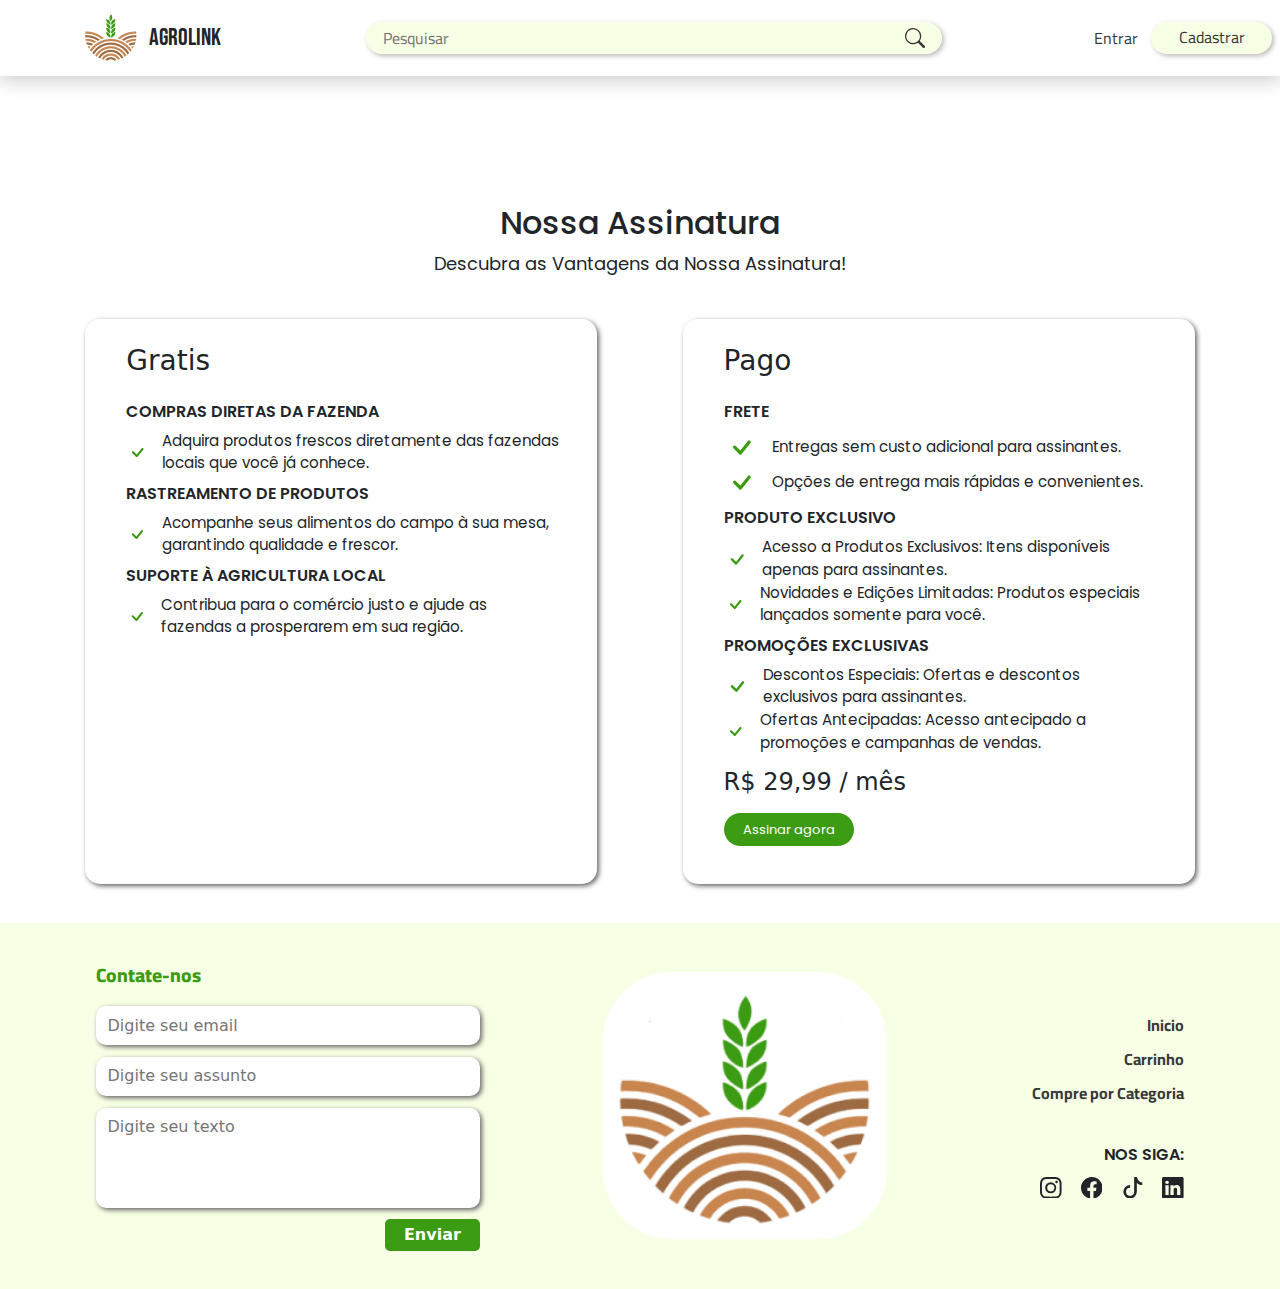
<file: Assinatura.html>
<!DOCTYPE html>
<html lang="pt-BR">
<head>
    <meta charset="UTF-8">
    <meta name="viewport" content="width=device-width, initial-scale=1.0">
    <script src="https://cdn.jsdelivr.net/npm/bootstrap@5.3.3/dist/js/bootstrap.bundle.min.js" integrity="sha384-YvpcrYf0tY3lHB60NNkmXc5s9fDVZLESaAA55NDzOxhy9GkcIdslK1eN7N6jIeHz" crossorigin="anonymous"></script>
    <link href="https://cdn.jsdelivr.net/npm/bootstrap@5.3.3/dist/css/bootstrap.min.css" rel="stylesheet" integrity="sha384-QWTKZyjpPEjISv5WaRU9OFeRpok6YctnYmDr5pNlyT2bRjXh0JMhjY6hW+ALEwIH" crossorigin="anonymous">
    <link rel="stylesheet" href="css/assinatura.css">
    <link rel="shortcut icon" href="img/logo.png" type="image/x-icon">
    <title>Assinatura</title>
</head>
<body>

    <header>
        <div id="logo">
            <img src="img/logo.png" alt="Logo do sistema">
            <p>AGROLINK</p>
        </div>

            <div id="divBusca">
                <input type="search" id="txtBusca" placeholder="Pesquisar"></input>
                <button type="submit"><svg xmlns="http://www.w3.org/2000/svg" width="20" height="20" fill="#3a3a3a" class="bi bi-search" viewBox="0 0 16 16">
                    <path d="M11.742 10.344a6.5 6.5 0 1 0-1.397 1.398h-.001q.044.06.098.115l3.85 3.85a1 1 0 0 0 1.415-1.414l-3.85-3.85a1 1 0 0 0-.115-.1zM12 6.5a5.5 5.5 0 1 1-11 0 5.5 5.5 0 0 1 11 0"/>
                  </svg></button>
            </div>

        <div id="botoesHeader">
            <a href="#">Entrar</a>
            <button><a href="#">Cadastrar</a></button>
        </div>

        <svg id="simbMenu" xmlns="http://www.w3.org/2000/svg" width="8%" fill="currentColor" class="bi bi-list" viewBox="0 0 16 16" onclick="showMenu()">
            <path fill-rule="evenodd" d="M2.5 12a.5.5 0 0 1 .5-.5h10a.5.5 0 0 1 0 1H3a.5.5 0 0 1-.5-.5m0-4a.5.5 0 0 1 .5-.5h10a.5.5 0 0 1 0 1H3a.5.5 0 0 1-.5-.5m0-4a.5.5 0 0 1 .5-.5h10a.5.5 0 0 1 0 1H3a.5.5 0 0 1-.5-.5"/>
          </svg>
    </header>

    <div id="menu_mobile">
        <div id="conteinerMenu">
            <a href="Categorias.html"><svg xmlns="http://www.w3.org/2000/svg" width="23" height="23" fill="currentColor" class="bi bi-house" viewBox="0 0 16 16">
                <path d="M8.707 1.5a1 1 0 0 0-1.414 0L.646 8.146a.5.5 0 0 0 .708.708L2 8.207V13.5A1.5 1.5 0 0 0 3.5 15h9a1.5 1.5 0 0 0 1.5-1.5V8.207l.646.647a.5.5 0 0 0 .708-.708L13 5.793V2.5a.5.5 0 0 0-.5-.5h-1a.5.5 0 0 0-.5.5v1.293zM13 7.207V13.5a.5.5 0 0 1-.5.5h-9a.5.5 0 0 1-.5-.5V7.207l5-5z"/>
              </svg>Início</a><hr>
            <a href="ContaUser.html"><svg xmlns="http://www.w3.org/2000/svg" width="23" height="23" fill="currentColor" class="bi bi-person-circle" viewBox="0 0 16 16">
                <path d="M11 6a3 3 0 1 1-6 0 3 3 0 0 1 6 0"/>
                <path fill-rule="evenodd" d="M0 8a8 8 0 1 1 16 0A8 8 0 0 1 0 8m8-7a7 7 0 0 0-5.468 11.37C3.242 11.226 4.805 10 8 10s4.757 1.225 5.468 2.37A7 7 0 0 0 8 1"/>
              </svg>Perfil</a><hr>
            <a href="Carrinho.html"><svg xmlns="http://www.w3.org/2000/svg" width="23" height="23" fill="currentColor" class="bi bi-cart" viewBox="0 0 16 16">
                <path d="M0 1.5A.5.5 0 0 1 .5 1H2a.5.5 0 0 1 .485.379L2.89 3H14.5a.5.5 0 0 1 .491.592l-1.5 8A.5.5 0 0 1 13 12H4a.5.5 0 0 1-.491-.408L2.01 3.607 1.61 2H.5a.5.5 0 0 1-.5-.5M3.102 4l1.313 7h8.17l1.313-7zM5 12a2 2 0 1 0 0 4 2 2 0 0 0 0-4m7 0a2 2 0 1 0 0 4 2 2 0 0 0 0-4m-7 1a1 1 0 1 1 0 2 1 1 0 0 1 0-2m7 0a1 1 0 1 1 0 2 1 1 0 0 1 0-2"/>
              </svg>Carrinho</a><hr>
            <a href="Rastreamento.html"><svg xmlns="http://www.w3.org/2000/svg" width="23" height="23" fill="currentColor" class="bi bi-truck" viewBox="0 0 16 16">
                <path d="M0 3.5A1.5 1.5 0 0 1 1.5 2h9A1.5 1.5 0 0 1 12 3.5V5h1.02a1.5 1.5 0 0 1 1.17.563l1.481 1.85a1.5 1.5 0 0 1 .329.938V10.5a1.5 1.5 0 0 1-1.5 1.5H14a2 2 0 1 1-4 0H5a2 2 0 1 1-3.998-.085A1.5 1.5 0 0 1 0 10.5zm1.294 7.456A2 2 0 0 1 4.732 11h5.536a2 2 0 0 1 .732-.732V3.5a.5.5 0 0 0-.5-.5h-9a.5.5 0 0 0-.5.5v7a.5.5 0 0 0 .294.456M12 10a2 2 0 0 1 1.732 1h.768a.5.5 0 0 0 .5-.5V8.35a.5.5 0 0 0-.11-.312l-1.48-1.85A.5.5 0 0 0 13.02 6H12zm-9 1a1 1 0 1 0 0 2 1 1 0 0 0 0-2m9 0a1 1 0 1 0 0 2 1 1 0 0 0 0-2"/>
              </svg>Rastreio</a><hr>
            <a href="Assinatura.html"><svg xmlns="http://www.w3.org/2000/svg" width="23" height="23" fill="currentColor" class="bi bi-award" viewBox="0 0 16 16">
                <path d="M9.669.864 8 0 6.331.864l-1.858.282-.842 1.68-1.337 1.32L2.6 6l-.306 1.854 1.337 1.32.842 1.68 1.858.282L8 12l1.669-.864 1.858-.282.842-1.68 1.337-1.32L13.4 6l.306-1.854-1.337-1.32-.842-1.68zm1.196 1.193.684 1.365 1.086 1.072L12.387 6l.248 1.506-1.086 1.072-.684 1.365-1.51.229L8 10.874l-1.355-.702-1.51-.229-.684-1.365-1.086-1.072L3.614 6l-.25-1.506 1.087-1.072.684-1.365 1.51-.229L8 1.126l1.356.702z"/>
                <path d="M4 11.794V16l4-1 4 1v-4.206l-2.018.306L8 13.126 6.018 12.1z"/>
              </svg>Assinatura</a><hr>
            <a href="index.html"><svg xmlns="http://www.w3.org/2000/svg" width="23" height="23" fill="currentColor" class="bi bi-box-arrow-left" viewBox="0 0 16 16">
                <path fill-rule="evenodd" d="M6 12.5a.5.5 0 0 0 .5.5h8a.5.5 0 0 0 .5-.5v-9a.5.5 0 0 0-.5-.5h-8a.5.5 0 0 0-.5.5v2a.5.5 0 0 1-1 0v-2A1.5 1.5 0 0 1 6.5 2h8A1.5 1.5 0 0 1 16 3.5v9a1.5 1.5 0 0 1-1.5 1.5h-8A1.5 1.5 0 0 1 5 12.5v-2a.5.5 0 0 1 1 0z"/>
                <path fill-rule="evenodd" d="M.146 8.354a.5.5 0 0 1 0-.708l3-3a.5.5 0 1 1 .708.708L1.707 7.5H10.5a.5.5 0 0 1 0 1H1.707l2.147 2.146a.5.5 0 0 1-.708.708z"/>
              </svg>Sair</a><hr>
        </div>
    </div>


    <div id="tit">
        <h2>Nossa Assinatura</h2>
        <p>Descubra as Vantagens da Nossa Assinatura!</p>
    </div>

    <div id="geral">
        <div class="conteiner">
            <h3>Gratis</h3>
            <div class="txt">
                <h5>COMPRAS DIRETAS DA FAZENDA</h5>
                <div>
                    <svg xmlns="http://www.w3.org/2000/svg" width="35" height="35" fill="#3C9B13" class="bi bi-check" viewBox="0 0 16 16">
                        <path d="M10.97 4.97a.75.75 0 0 1 1.07 1.05l-3.99 4.99a.75.75 0 0 1-1.08.02L4.324 8.384a.75.75 0 1 1 1.06-1.06l2.094 2.093 3.473-4.425z"/>
                      </svg>
                      <p>Adquira produtos frescos diretamente das fazendas locais que você já conhece.</p>
                </div>
                <h5>RASTREAMENTO DE PRODUTOS</h5>
                <div>
                    <svg xmlns="http://www.w3.org/2000/svg" width="35" height="35" fill="#3C9B13" class="bi bi-check" viewBox="0 0 16 16">
                        <path d="M10.97 4.97a.75.75 0 0 1 1.07 1.05l-3.99 4.99a.75.75 0 0 1-1.08.02L4.324 8.384a.75.75 0 1 1 1.06-1.06l2.094 2.093 3.473-4.425z"/>
                      </svg>
                      <p>Acompanhe seus alimentos do campo à sua mesa, garantindo qualidade e frescor.</p>
                </div>
                <h5>SUPORTE À AGRICULTURA LOCAL</h5>
                <div>
                    <svg xmlns="http://www.w3.org/2000/svg" width="35" height="35" fill="#3C9B13" class="bi bi-check" viewBox="0 0 16 16">
                        <path d="M10.97 4.97a.75.75 0 0 1 1.07 1.05l-3.99 4.99a.75.75 0 0 1-1.08.02L4.324 8.384a.75.75 0 1 1 1.06-1.06l2.094 2.093 3.473-4.425z"/>
                      </svg>
                      <p>Contribua para o comércio justo e ajude as fazendas a prosperarem em sua região.</p>
                </div>
            </div>
        </div>
        

        <div class="conteiner">
            <h3>Pago</h3>
            <div class="txt">
                <h5>FRETE</h5>
                <div>
                    <svg xmlns="http://www.w3.org/2000/svg" width="35" height="35" fill="#3C9B13" class="bi bi-check" viewBox="0 0 16 16">
                        <path d="M10.97 4.97a.75.75 0 0 1 1.07 1.05l-3.99 4.99a.75.75 0 0 1-1.08.02L4.324 8.384a.75.75 0 1 1 1.06-1.06l2.094 2.093 3.473-4.425z"/>
                      </svg>
                      <p>Entregas sem custo adicional para assinantes.</p>
                </div>
                <div>
                    <svg xmlns="http://www.w3.org/2000/svg" width="35" height="35" fill="#3C9B13" class="bi bi-check" viewBox="0 0 16 16">
                        <path d="M10.97 4.97a.75.75 0 0 1 1.07 1.05l-3.99 4.99a.75.75 0 0 1-1.08.02L4.324 8.384a.75.75 0 1 1 1.06-1.06l2.094 2.093 3.473-4.425z"/>
                      </svg>
                      <p>Opções de entrega mais rápidas e convenientes.</p>
                </div>

                <h5>PRODUTO EXCLUSIVO</h5>
                <div>
                    <svg xmlns="http://www.w3.org/2000/svg" width="35" height="35" fill="#3C9B13" class="bi bi-check" viewBox="0 0 16 16">
                        <path d="M10.97 4.97a.75.75 0 0 1 1.07 1.05l-3.99 4.99a.75.75 0 0 1-1.08.02L4.324 8.384a.75.75 0 1 1 1.06-1.06l2.094 2.093 3.473-4.425z"/>
                      </svg>
                      <p>Acesso a Produtos Exclusivos: Itens disponíveis apenas para assinantes.</p>
                </div>
                <div>
                    <svg xmlns="http://www.w3.org/2000/svg" width="35" height="35" fill="#3C9B13" class="bi bi-check" viewBox="0 0 16 16">
                        <path d="M10.97 4.97a.75.75 0 0 1 1.07 1.05l-3.99 4.99a.75.75 0 0 1-1.08.02L4.324 8.384a.75.75 0 1 1 1.06-1.06l2.094 2.093 3.473-4.425z"/>
                      </svg>
                      <p>Novidades e Edições Limitadas: Produtos especiais lançados somente para você.</p>
                </div>

                <h5>PROMOÇÕES EXCLUSIVAS</h5>
                <div>
                    <svg xmlns="http://www.w3.org/2000/svg" width="35" height="35" fill="#3C9B13" class="bi bi-check" viewBox="0 0 16 16">
                        <path d="M10.97 4.97a.75.75 0 0 1 1.07 1.05l-3.99 4.99a.75.75 0 0 1-1.08.02L4.324 8.384a.75.75 0 1 1 1.06-1.06l2.094 2.093 3.473-4.425z"/>
                      </svg>
                      <p>Descontos Especiais: Ofertas e descontos exclusivos para assinantes.</p>
                </div>
                <div>
                    <svg xmlns="http://www.w3.org/2000/svg" width="35" height="35" fill="#3C9B13" class="bi bi-check" viewBox="0 0 16 16">
                        <path d="M10.97 4.97a.75.75 0 0 1 1.07 1.05l-3.99 4.99a.75.75 0 0 1-1.08.02L4.324 8.384a.75.75 0 1 1 1.06-1.06l2.094 2.093 3.473-4.425z"/>
                      </svg>
                      <p>Ofertas Antecipadas: Acesso antecipado a promoções e campanhas de vendas.</p>
                </div>

                <h4 id="valor">R$ 29,99 / mês</h4>

                <a href="#">Assinar agora</a>
            </div>
        </div>
    </div>







    
    <footer>
        <div id="contato">
            <p>Contate-nos</p>
            <div id="formularioContato">
                <input type="text" placeholder="Digite seu email">
                <input type="text" placeholder="Digite seu assunto">
                <textarea name="textoEmail" placeholder="Digite seu texto"></textarea>
                <div id="conteinerEnviar">
                    <button>Enviar</button>
                </div>
            </div>
        </div>

        <img src="img/logoFooter.png" alt="Logo do Sistema">

        <div id="conteinerFooter">
            <div id="links">
                <a href="#">Inicio</a>
                <a href="#">Carrinho</a>
                <a href="#">Compre por Categoria</a>
            </div>

            <div id="redesSociais">
                <p>NOS SIGA:</p>

                <div id="conteinerRedesSociais">
                    <svg xmlns="http://www.w3.org/2000/svg" width="15%"  fill="currentColor" class="bi bi-instagram" viewBox="0 0 16 16">
                        <path d="M8 0C5.829 0 5.556.01 4.703.048 3.85.088 3.269.222 2.76.42a3.9 3.9 0 0 0-1.417.923A3.9 3.9 0 0 0 .42 2.76C.222 3.268.087 3.85.048 4.7.01 5.555 0 5.827 0 8.001c0 2.172.01 2.444.048 3.297.04.852.174 1.433.372 1.942.205.526.478.972.923 1.417.444.445.89.719 1.416.923.51.198 1.09.333 1.942.372C5.555 15.99 5.827 16 8 16s2.444-.01 3.298-.048c.851-.04 1.434-.174 1.943-.372a3.9 3.9 0 0 0 1.416-.923c.445-.445.718-.891.923-1.417.197-.509.332-1.09.372-1.942C15.99 10.445 16 10.173 16 8s-.01-2.445-.048-3.299c-.04-.851-.175-1.433-.372-1.941a3.9 3.9 0 0 0-.923-1.417A3.9 3.9 0 0 0 13.24.42c-.51-.198-1.092-.333-1.943-.372C10.443.01 10.172 0 7.998 0zm-.717 1.442h.718c2.136 0 2.389.007 3.232.046.78.035 1.204.166 1.486.275.373.145.64.319.92.599s.453.546.598.92c.11.281.24.705.275 1.485.039.843.047 1.096.047 3.231s-.008 2.389-.047 3.232c-.035.78-.166 1.203-.275 1.485a2.5 2.5 0 0 1-.599.919c-.28.28-.546.453-.92.598-.28.11-.704.24-1.485.276-.843.038-1.096.047-3.232.047s-2.39-.009-3.233-.047c-.78-.036-1.203-.166-1.485-.276a2.5 2.5 0 0 1-.92-.598 2.5 2.5 0 0 1-.6-.92c-.109-.281-.24-.705-.275-1.485-.038-.843-.046-1.096-.046-3.233s.008-2.388.046-3.231c.036-.78.166-1.204.276-1.486.145-.373.319-.64.599-.92s.546-.453.92-.598c.282-.11.705-.24 1.485-.276.738-.034 1.024-.044 2.515-.045zm4.988 1.328a.96.96 0 1 0 0 1.92.96.96 0 0 0 0-1.92m-4.27 1.122a4.109 4.109 0 1 0 0 8.217 4.109 4.109 0 0 0 0-8.217m0 1.441a2.667 2.667 0 1 1 0 5.334 2.667 2.667 0 0 1 0-5.334"/>
                      </svg>

                      <svg xmlns="http://www.w3.org/2000/svg" width="15%" fill="currentColor" class="bi bi-facebook" viewBox="0 0 16 16">
                        <path d="M16 8.049c0-4.446-3.582-8.05-8-8.05C3.58 0-.002 3.603-.002 8.05c0 4.017 2.926 7.347 6.75 7.951v-5.625h-2.03V8.05H6.75V6.275c0-2.017 1.195-3.131 3.022-3.131.876 0 1.791.157 1.791.157v1.98h-1.009c-.993 0-1.303.621-1.303 1.258v1.51h2.218l-.354 2.326H9.25V16c3.824-.604 6.75-3.934 6.75-7.951"/>
                      </svg>

                      <svg xmlns="http://www.w3.org/2000/svg" width="15%" fill="currentColor" class="bi bi-tiktok" viewBox="0 0 16 16">
                        <path d="M9 0h1.98c.144.715.54 1.617 1.235 2.512C12.895 3.389 13.797 4 15 4v2c-1.753 0-3.07-.814-4-1.829V11a5 5 0 1 1-5-5v2a3 3 0 1 0 3 3z"/>
                      </svg>

                      <svg xmlns="http://www.w3.org/2000/svg" width="15%" fill="currentColor" class="bi bi-linkedin" viewBox="0 0 16 16">
                        <path d="M0 1.146C0 .513.526 0 1.175 0h13.65C15.474 0 16 .513 16 1.146v13.708c0 .633-.526 1.146-1.175 1.146H1.175C.526 16 0 15.487 0 14.854zm4.943 12.248V6.169H2.542v7.225zm-1.2-8.212c.837 0 1.358-.554 1.358-1.248-.015-.709-.52-1.248-1.342-1.248S2.4 3.226 2.4 3.934c0 .694.521 1.248 1.327 1.248zm4.908 8.212V9.359c0-.216.016-.432.08-.586.173-.431.568-.878 1.232-.878.869 0 1.216.662 1.216 1.634v3.865h2.401V9.25c0-2.22-1.184-3.252-2.764-3.252-1.274 0-1.845.7-2.165 1.193v.025h-.016l.016-.025V6.169h-2.4c.03.678 0 7.225 0 7.225z"/>
                      </svg>
                </div>
            </div>
        </div>
    </footer>

    <script src="js/index.js"></script>
</body>
</html>
</file>
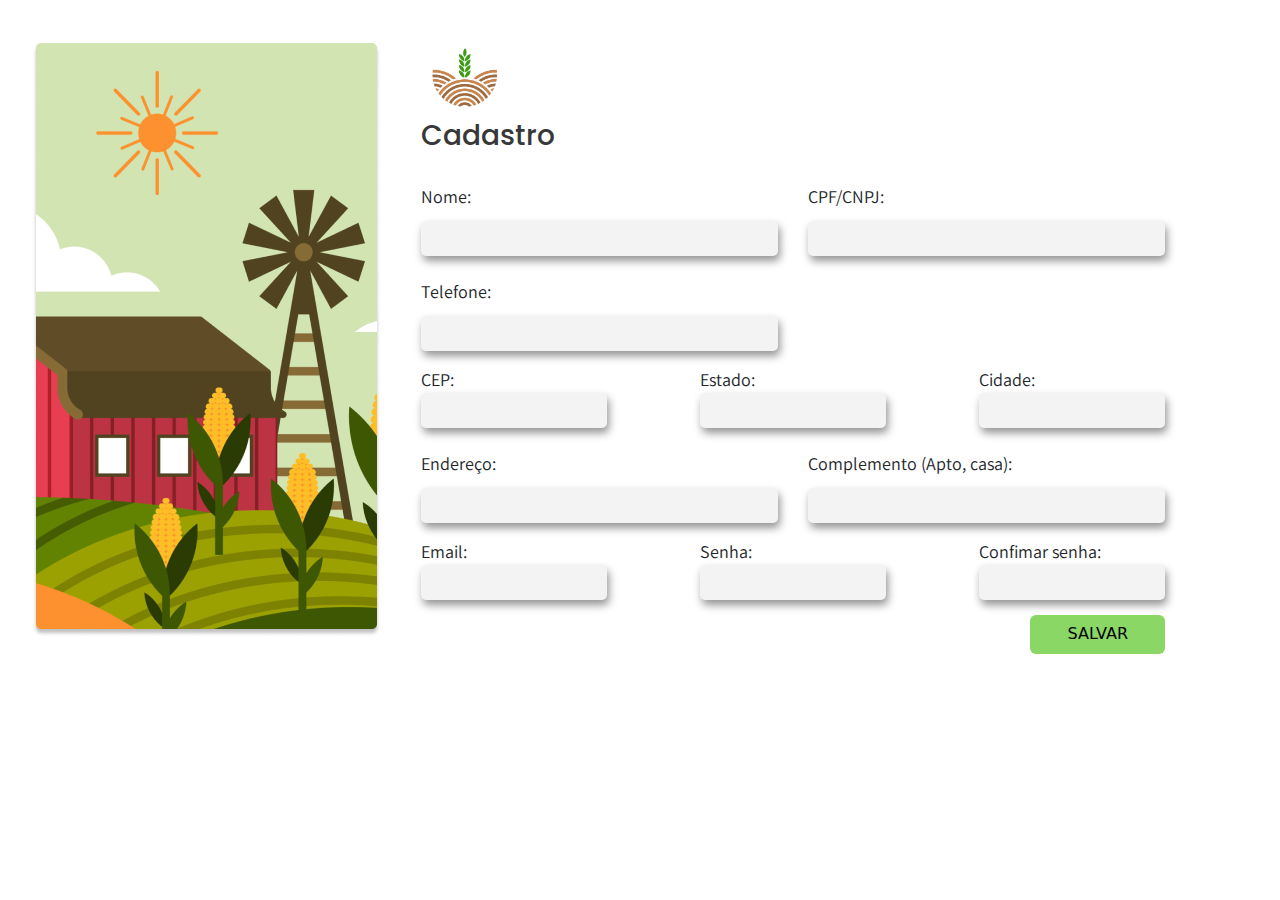
<file: CadastroCliente.html>
<!DOCTYPE html>
<html lang="pt-BR">

<head>
    <meta charset="UTF-8">
    <meta name="viewport" content="width=device-width, initial-scale=1.0">
    <script src="https://cdn.jsdelivr.net/npm/bootstrap@5.3.3/dist/js/bootstrap.bundle.min.js" integrity="sha384-YvpcrYf0tY3lHB60NNkmXc5s9fDVZLESaAA55NDzOxhy9GkcIdslK1eN7N6jIeHz" crossorigin="anonymous"></script>
    <link href="https://cdn.jsdelivr.net/npm/bootstrap@5.3.3/dist/css/bootstrap.min.css" rel="stylesheet" integrity="sha384-QWTKZyjpPEjISv5WaRU9OFeRpok6YctnYmDr5pNlyT2bRjXh0JMhjY6hW+ALEwIH" crossorigin="anonymous">
    <link rel="stylesheet" href="css/cadastroCliente.css">
    <link rel="shortcut icon" href="img/logo.png" type="image/x-icon">
    <title>AgroLink - Cadastro</title>
</head>

<body>
 

    <div id="geral">
        <img src="img/imgCadastro.png" alt="" id="desk">
        <img src="img/imgLogin.png" alt="" id="resp">
    
        <div id="conteinerCadastro">
            <img src="img/logoFooter.png" alt="" id="desk">
            <h3 id="desk">Cadastro</h3>
            
           
            <div id="contresp">
                <h3 id="resp">Cadastro</h3>
                <img src="img/logoFooter.png" alt="Logo da empresa">
            </div>
    
            
            <div id="inputsCadastro">
                <div class="linha">
                    <div class="conteinerInput">
                        <p>Nome:</p>
                        <input type="text">
                    </div>

                    <div class="conteinerInput">
                        <p>CPF/CNPJ:</p>
                        <input type="text">
                    </div>
                </div>

                <div class="linha">
                    <div class="conteinerInput">
                        <p>Telefone:</p>
                        <input type="text">
                    </div>
                </div>

                <div class="linhaTres">
                    <div class="conteinerInput">
                        <p>CEP:</p>
                        <input type="text" id="cep">
                    </div>
                    <div class="conteinerInput">
                        <p>Estado:</p>
                        <input type="text" id="estado">
                    </div>
                    <div class="conteinerInput">
                        <p>Cidade:</p>
                        <input type="text" id="cidade">
                    </div>
                </div>

                <div class="linha">
                    <div class="conteinerInput">
                        <p>Endereço:</p>
                        <input type="text" id="bairro">
                    </div>

                    <div class="conteinerInput">
                        <p>Complemento (Apto, casa):</p>
                        <input type="text">
                    </div>
                </div>


                <div class="linhaTres">
                    <div class="conteinerInput">
                        <p>Email:</p>
                        <input type="text">
                    </div>

                    <div class="conteinerInput">
                        <p>Senha:</p>
                        <input type="text">            
                    </div>

                    <div class="conteinerInput">
                        <p>Confimar senha:</p>
                        <input type="text">
                    </div>
                </div>

                <a href="LoginCliente.html"><button type="button">SALVAR</button></a>

            </div>
        </div>
    </div>

    <script src="js/jquery-3.7.1.min.js"></script>
    <script>
        $("#cep").blur(function(){
            var cep = $(this).val();
            $.get("https://viacep.com.br/ws/"+cep+"/json/", function(dados, status){
                $("#cidade").val(dados.localidade);
                $("#estado").val(dados.uf);
                $("#bairro").val(dados.bairro);
            })
        })
    </script>

</body>

</html>
</file>
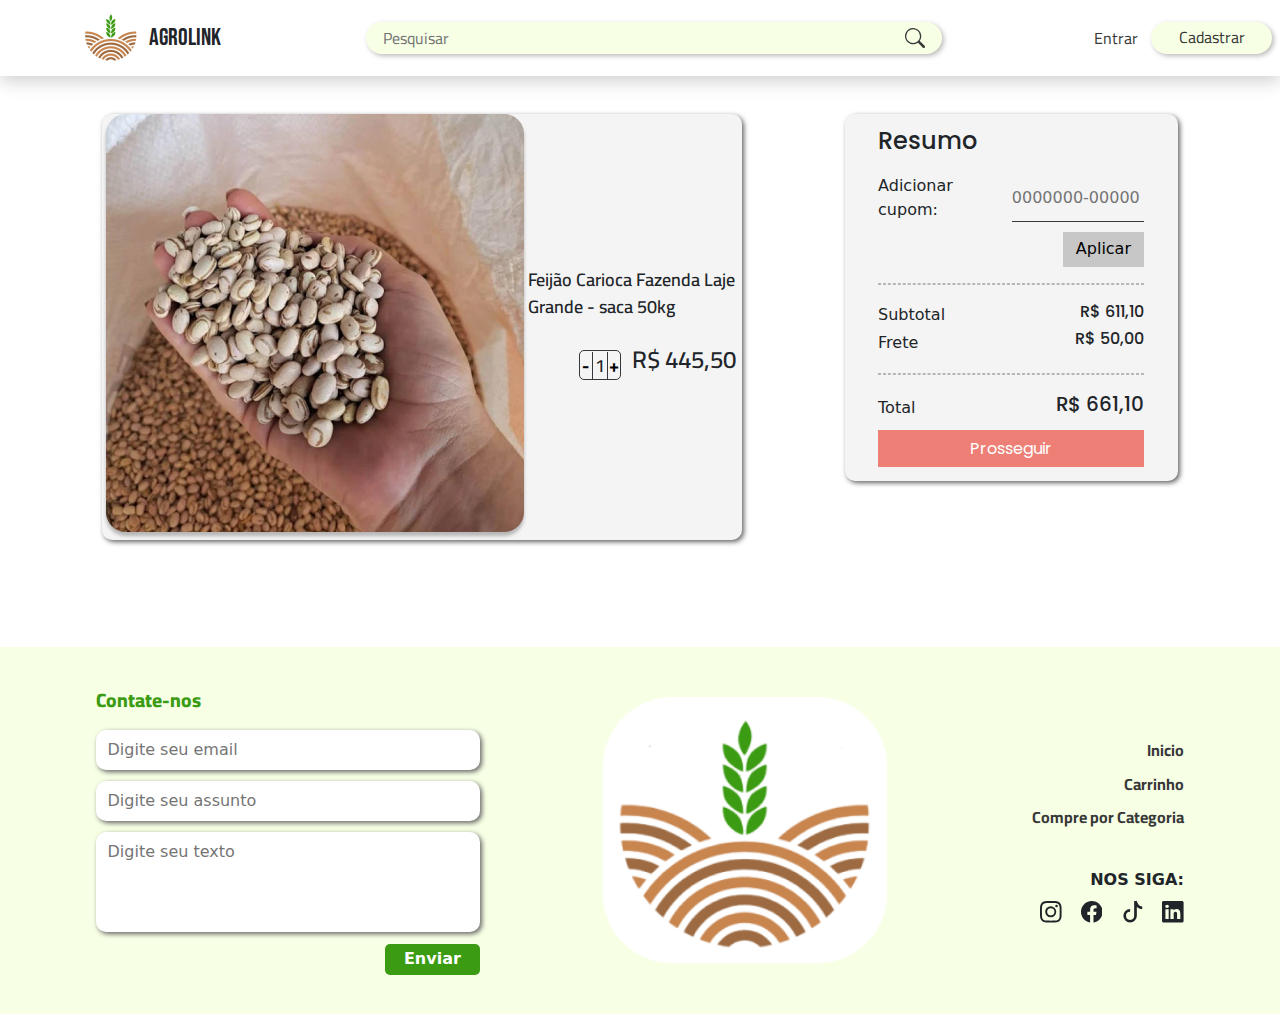
<file: Carrinho.html>
<!DOCTYPE html>
<html lang="pt-BR">
<head>
    <meta charset="UTF-8">
    <meta name="viewport" content="width=device-width, initial-scale=1.0">
    <script src="https://cdn.jsdelivr.net/npm/bootstrap@5.3.3/dist/js/bootstrap.bundle.min.js" integrity="sha384-YvpcrYf0tY3lHB60NNkmXc5s9fDVZLESaAA55NDzOxhy9GkcIdslK1eN7N6jIeHz" crossorigin="anonymous"></script>
    <link href="https://cdn.jsdelivr.net/npm/bootstrap@5.3.3/dist/css/bootstrap.min.css" rel="stylesheet" integrity="sha384-QWTKZyjpPEjISv5WaRU9OFeRpok6YctnYmDr5pNlyT2bRjXh0JMhjY6hW+ALEwIH" crossorigin="anonymous">
    <link rel="stylesheet" href="css/carrinho.css">
    <link rel="shortcut icon" href="img/logo.png" type="image/x-icon">
    <title>Carrinho</title>
</head>
<body>

    

    <header>
        <div id="logo">
            <img src="img/logo.png" alt="Logo do sistema">
            <p>AGROLINK</p>
        </div>

            <div id="divBusca">
                <input type="search" id="txtBusca" placeholder="Pesquisar"></input>
                <button type="submit"><svg xmlns="http://www.w3.org/2000/svg" width="20" height="20" fill="#3a3a3a" class="bi bi-search" viewBox="0 0 16 16">
                    <path d="M11.742 10.344a6.5 6.5 0 1 0-1.397 1.398h-.001q.044.06.098.115l3.85 3.85a1 1 0 0 0 1.415-1.414l-3.85-3.85a1 1 0 0 0-.115-.1zM12 6.5a5.5 5.5 0 1 1-11 0 5.5 5.5 0 0 1 11 0"/>
                  </svg></button>
            </div>

        <div id="botoesHeader">
            <a href="#">Entrar</a>
            <button><a href="#">Cadastrar</a></button>
        </div>

        <svg id="simbMenu" xmlns="http://www.w3.org/2000/svg" width="8%" fill="currentColor" class="bi bi-list" viewBox="0 0 16 16" onclick="showMenu()">
            <path fill-rule="evenodd" d="M2.5 12a.5.5 0 0 1 .5-.5h10a.5.5 0 0 1 0 1H3a.5.5 0 0 1-.5-.5m0-4a.5.5 0 0 1 .5-.5h10a.5.5 0 0 1 0 1H3a.5.5 0 0 1-.5-.5m0-4a.5.5 0 0 1 .5-.5h10a.5.5 0 0 1 0 1H3a.5.5 0 0 1-.5-.5"/>
          </svg>
    </header>
    
    <div id="menu_mobile">
        <div id="conteinerMenu">
            <a href="Categorias.html"><svg xmlns="http://www.w3.org/2000/svg" width="23" height="23" fill="currentColor" class="bi bi-house" viewBox="0 0 16 16">
                <path d="M8.707 1.5a1 1 0 0 0-1.414 0L.646 8.146a.5.5 0 0 0 .708.708L2 8.207V13.5A1.5 1.5 0 0 0 3.5 15h9a1.5 1.5 0 0 0 1.5-1.5V8.207l.646.647a.5.5 0 0 0 .708-.708L13 5.793V2.5a.5.5 0 0 0-.5-.5h-1a.5.5 0 0 0-.5.5v1.293zM13 7.207V13.5a.5.5 0 0 1-.5.5h-9a.5.5 0 0 1-.5-.5V7.207l5-5z"/>
              </svg>Início</a><hr>
            <a href="ContaUser.html"><svg xmlns="http://www.w3.org/2000/svg" width="23" height="23" fill="currentColor" class="bi bi-person-circle" viewBox="0 0 16 16">
                <path d="M11 6a3 3 0 1 1-6 0 3 3 0 0 1 6 0"/>
                <path fill-rule="evenodd" d="M0 8a8 8 0 1 1 16 0A8 8 0 0 1 0 8m8-7a7 7 0 0 0-5.468 11.37C3.242 11.226 4.805 10 8 10s4.757 1.225 5.468 2.37A7 7 0 0 0 8 1"/>
              </svg>Perfil</a><hr>
            <a href="Carrinho.html"><svg xmlns="http://www.w3.org/2000/svg" width="23" height="23" fill="currentColor" class="bi bi-cart" viewBox="0 0 16 16">
                <path d="M0 1.5A.5.5 0 0 1 .5 1H2a.5.5 0 0 1 .485.379L2.89 3H14.5a.5.5 0 0 1 .491.592l-1.5 8A.5.5 0 0 1 13 12H4a.5.5 0 0 1-.491-.408L2.01 3.607 1.61 2H.5a.5.5 0 0 1-.5-.5M3.102 4l1.313 7h8.17l1.313-7zM5 12a2 2 0 1 0 0 4 2 2 0 0 0 0-4m7 0a2 2 0 1 0 0 4 2 2 0 0 0 0-4m-7 1a1 1 0 1 1 0 2 1 1 0 0 1 0-2m7 0a1 1 0 1 1 0 2 1 1 0 0 1 0-2"/>
              </svg>Carrinho</a><hr>
            <a href="Rastreamento.html"><svg xmlns="http://www.w3.org/2000/svg" width="23" height="23" fill="currentColor" class="bi bi-truck" viewBox="0 0 16 16">
                <path d="M0 3.5A1.5 1.5 0 0 1 1.5 2h9A1.5 1.5 0 0 1 12 3.5V5h1.02a1.5 1.5 0 0 1 1.17.563l1.481 1.85a1.5 1.5 0 0 1 .329.938V10.5a1.5 1.5 0 0 1-1.5 1.5H14a2 2 0 1 1-4 0H5a2 2 0 1 1-3.998-.085A1.5 1.5 0 0 1 0 10.5zm1.294 7.456A2 2 0 0 1 4.732 11h5.536a2 2 0 0 1 .732-.732V3.5a.5.5 0 0 0-.5-.5h-9a.5.5 0 0 0-.5.5v7a.5.5 0 0 0 .294.456M12 10a2 2 0 0 1 1.732 1h.768a.5.5 0 0 0 .5-.5V8.35a.5.5 0 0 0-.11-.312l-1.48-1.85A.5.5 0 0 0 13.02 6H12zm-9 1a1 1 0 1 0 0 2 1 1 0 0 0 0-2m9 0a1 1 0 1 0 0 2 1 1 0 0 0 0-2"/>
              </svg>Rastreio</a><hr>
            <a href="Assinatura.html"><svg xmlns="http://www.w3.org/2000/svg" width="23" height="23" fill="currentColor" class="bi bi-award" viewBox="0 0 16 16">
                <path d="M9.669.864 8 0 6.331.864l-1.858.282-.842 1.68-1.337 1.32L2.6 6l-.306 1.854 1.337 1.32.842 1.68 1.858.282L8 12l1.669-.864 1.858-.282.842-1.68 1.337-1.32L13.4 6l.306-1.854-1.337-1.32-.842-1.68zm1.196 1.193.684 1.365 1.086 1.072L12.387 6l.248 1.506-1.086 1.072-.684 1.365-1.51.229L8 10.874l-1.355-.702-1.51-.229-.684-1.365-1.086-1.072L3.614 6l-.25-1.506 1.087-1.072.684-1.365 1.51-.229L8 1.126l1.356.702z"/>
                <path d="M4 11.794V16l4-1 4 1v-4.206l-2.018.306L8 13.126 6.018 12.1z"/>
              </svg>Assinatura</a><hr>
            <a href="index.html"><svg xmlns="http://www.w3.org/2000/svg" width="23" height="23" fill="currentColor" class="bi bi-box-arrow-left" viewBox="0 0 16 16">
                <path fill-rule="evenodd" d="M6 12.5a.5.5 0 0 0 .5.5h8a.5.5 0 0 0 .5-.5v-9a.5.5 0 0 0-.5-.5h-8a.5.5 0 0 0-.5.5v2a.5.5 0 0 1-1 0v-2A1.5 1.5 0 0 1 6.5 2h8A1.5 1.5 0 0 1 16 3.5v9a1.5 1.5 0 0 1-1.5 1.5h-8A1.5 1.5 0 0 1 5 12.5v-2a.5.5 0 0 1 1 0z"/>
                <path fill-rule="evenodd" d="M.146 8.354a.5.5 0 0 1 0-.708l3-3a.5.5 0 1 1 .708.708L1.707 7.5H10.5a.5.5 0 0 1 0 1H1.707l2.147 2.146a.5.5 0 0 1-.708.708z"/>
              </svg>Sair</a><hr>
        </div>
    </div>
    



<h2>Carrinho</h2>
    <div id="geral">
        
        <div id="produtos">
            <div class="produto">
                <img src="img/imgProdutoPerfil.png" alt="">
                <div class="descricao">
                    <p>Feijão Carioca Fazenda Laje Grande - saca 50kg</p>
                    <div class="detalhes">
                        <div class="quant">
                            <button class="subtrair">-</button>
                            <p class="quantidade">1</p>
                            <button class="adicionar">+</button>
                        </div>

                        <p class="valorProduto">R$ 445,50</p>
                    </div>
                </div>
            </div>
        </div>

        <div id="resumo">
            <h4>Resumo</h4>
            <div id="cupom">
                <p>Adicionar cupom:</p>
                <input type="text" placeholder="0000000-00000">
            </div>
            <div id="botaoCupom">
                <input type="button" value="Aplicar" >
            </div>

            <hr>

            <div id="subtotal" class="configuracao">
                <p>Subtotal</p>
                <h6>R$ 611,10</h6>
            </div>

            <div id="frete" class="configuracao">
                <p>Frete</p>
                <h6>R$ 50,00</h6>
            </div>

            <hr>

            <div id="total" class="configuracao">
                <p>Total</p>
                <h5>R$ 661,10</h5>
            </div>

            <a href="Pagamento.html">Prosseguir</a>

        </div>
    </div>







    
    <footer>
        <div id="contato">
            <p>Contate-nos</p>
            <div id="formularioContato">
                <input type="text" placeholder="Digite seu email">
                <input type="text" placeholder="Digite seu assunto">
                <textarea name="textoEmail" placeholder="Digite seu texto"></textarea>
                <div id="conteinerEnviar">
                    <button>Enviar</button>
                </div>
            </div>
        </div>

        <img src="img/logoFooter.png" alt="Logo do Sistema">

        <div id="conteinerFooter">
            <div id="links">
                <a href="#">Inicio</a>
                <a href="#">Carrinho</a>
                <a href="#">Compre por Categoria</a>
            </div>

            <div id="redesSociais">
                <p>NOS SIGA:</p>

                <div id="conteinerRedesSociais">
                    <svg xmlns="http://www.w3.org/2000/svg" width="15%"  fill="currentColor" class="bi bi-instagram" viewBox="0 0 16 16">
                        <path d="M8 0C5.829 0 5.556.01 4.703.048 3.85.088 3.269.222 2.76.42a3.9 3.9 0 0 0-1.417.923A3.9 3.9 0 0 0 .42 2.76C.222 3.268.087 3.85.048 4.7.01 5.555 0 5.827 0 8.001c0 2.172.01 2.444.048 3.297.04.852.174 1.433.372 1.942.205.526.478.972.923 1.417.444.445.89.719 1.416.923.51.198 1.09.333 1.942.372C5.555 15.99 5.827 16 8 16s2.444-.01 3.298-.048c.851-.04 1.434-.174 1.943-.372a3.9 3.9 0 0 0 1.416-.923c.445-.445.718-.891.923-1.417.197-.509.332-1.09.372-1.942C15.99 10.445 16 10.173 16 8s-.01-2.445-.048-3.299c-.04-.851-.175-1.433-.372-1.941a3.9 3.9 0 0 0-.923-1.417A3.9 3.9 0 0 0 13.24.42c-.51-.198-1.092-.333-1.943-.372C10.443.01 10.172 0 7.998 0zm-.717 1.442h.718c2.136 0 2.389.007 3.232.046.78.035 1.204.166 1.486.275.373.145.64.319.92.599s.453.546.598.92c.11.281.24.705.275 1.485.039.843.047 1.096.047 3.231s-.008 2.389-.047 3.232c-.035.78-.166 1.203-.275 1.485a2.5 2.5 0 0 1-.599.919c-.28.28-.546.453-.92.598-.28.11-.704.24-1.485.276-.843.038-1.096.047-3.232.047s-2.39-.009-3.233-.047c-.78-.036-1.203-.166-1.485-.276a2.5 2.5 0 0 1-.92-.598 2.5 2.5 0 0 1-.6-.92c-.109-.281-.24-.705-.275-1.485-.038-.843-.046-1.096-.046-3.233s.008-2.388.046-3.231c.036-.78.166-1.204.276-1.486.145-.373.319-.64.599-.92s.546-.453.92-.598c.282-.11.705-.24 1.485-.276.738-.034 1.024-.044 2.515-.045zm4.988 1.328a.96.96 0 1 0 0 1.92.96.96 0 0 0 0-1.92m-4.27 1.122a4.109 4.109 0 1 0 0 8.217 4.109 4.109 0 0 0 0-8.217m0 1.441a2.667 2.667 0 1 1 0 5.334 2.667 2.667 0 0 1 0-5.334"/>
                      </svg>

                      <svg xmlns="http://www.w3.org/2000/svg" width="15%" fill="currentColor" class="bi bi-facebook" viewBox="0 0 16 16">
                        <path d="M16 8.049c0-4.446-3.582-8.05-8-8.05C3.58 0-.002 3.603-.002 8.05c0 4.017 2.926 7.347 6.75 7.951v-5.625h-2.03V8.05H6.75V6.275c0-2.017 1.195-3.131 3.022-3.131.876 0 1.791.157 1.791.157v1.98h-1.009c-.993 0-1.303.621-1.303 1.258v1.51h2.218l-.354 2.326H9.25V16c3.824-.604 6.75-3.934 6.75-7.951"/>
                      </svg>

                      <svg xmlns="http://www.w3.org/2000/svg" width="15%" fill="currentColor" class="bi bi-tiktok" viewBox="0 0 16 16">
                        <path d="M9 0h1.98c.144.715.54 1.617 1.235 2.512C12.895 3.389 13.797 4 15 4v2c-1.753 0-3.07-.814-4-1.829V11a5 5 0 1 1-5-5v2a3 3 0 1 0 3 3z"/>
                      </svg>

                      <svg xmlns="http://www.w3.org/2000/svg" width="15%" fill="currentColor" class="bi bi-linkedin" viewBox="0 0 16 16">
                        <path d="M0 1.146C0 .513.526 0 1.175 0h13.65C15.474 0 16 .513 16 1.146v13.708c0 .633-.526 1.146-1.175 1.146H1.175C.526 16 0 15.487 0 14.854zm4.943 12.248V6.169H2.542v7.225zm-1.2-8.212c.837 0 1.358-.554 1.358-1.248-.015-.709-.52-1.248-1.342-1.248S2.4 3.226 2.4 3.934c0 .694.521 1.248 1.327 1.248zm4.908 8.212V9.359c0-.216.016-.432.08-.586.173-.431.568-.878 1.232-.878.869 0 1.216.662 1.216 1.634v3.865h2.401V9.25c0-2.22-1.184-3.252-2.764-3.252-1.274 0-1.845.7-2.165 1.193v.025h-.016l.016-.025V6.169h-2.4c.03.678 0 7.225 0 7.225z"/>
                      </svg>
                </div>
            </div>
        </div>
    </footer>
    <script src="js/Rastreamento.js"></script>
    <script src="js/index.js"></script>
</body>
</html>
</file>
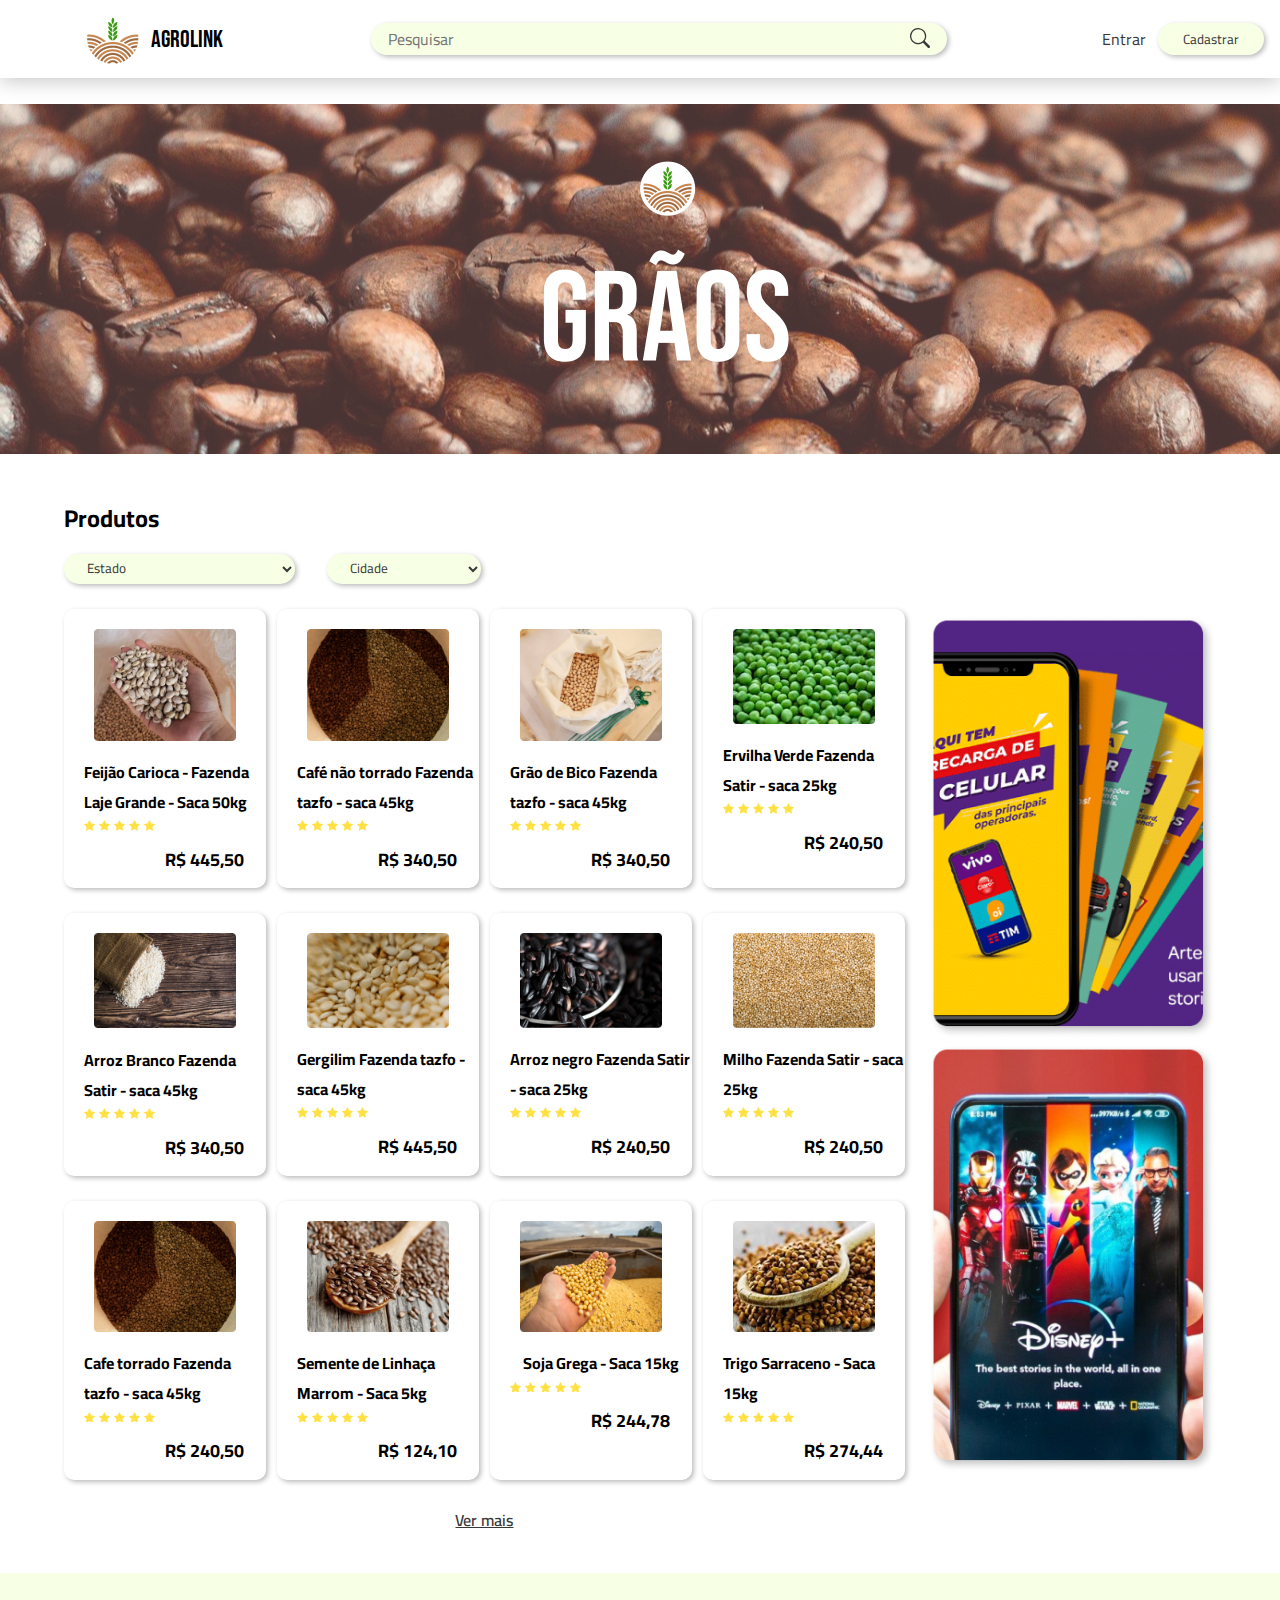
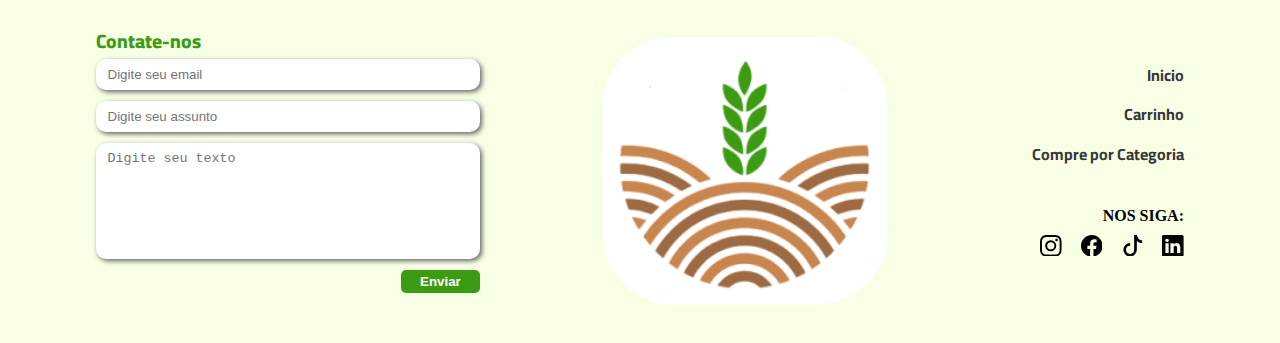
<file: Categorias.html>
<!DOCTYPE html>
<html lang="pt-BR">
<head>
    <meta charset="UTF-8">
    <meta name="viewport" content="width=device-width, initial-scale=1.0">
    <link rel="stylesheet" href="css/categorias.css">
    <link rel="shortcut icon" href="img/logo.png" type="image/x-icon">
    <title>Categoria</title>
</head>
<body>

    <div id="filtrar">
        <div id="filtroMobile">
            <div id="conteinerButton">
                <button onclick="AbrirFiltro(0)" value="0">X</button>
            </div>
            <h2>Filtrar</h2>
            <menu>
    
                <select id="Estado" name="Estado">
                    <option value="">Estado</option>
                    <option value="AC">Acre</option>
                    <option value="AL">Alagoas</option>
                    <option value="AP">Amapá</option>
                    <option value="AM">Amazonas</option>
                    <option value="BA">Bahia</option>
                    <option value="CE">Ceará</option>
                    <option value="DF">Distrito Federal</option>
                    <option value="ES">Espirito Santo</option>
                    <option value="GO">Goiás</option>
                    <option value="MA">Maranhão</option>
                    <option value="MS">Mato Grosso do Sul</option>
                    <option value="MT">Mato Grosso</option>
                    <option value="MG">Minas Gerais</option>
                    <option value="PA">Pará</option>
                    <option value="PB">Paraíba</option>
                    <option value="PR">Paraná</option>
                    <option value="PE">Pernambuco</option>
                    <option value="PI">Piauí</option>
                    <option value="RJ">Rio de Janeiro</option>
                    <option value="RN">Rio Grande do Norte</option>
                    <option value="RS">Rio Grande do Sul</option>
                    <option value="RO">Rondônia</option>
                    <option value="RR">Roraima</option>
                    <option value="SC">Santa Catarina</option>
                    <option value="SP">São Paulo</option>
                    <option value="SE">Sergipe</option>
                    <option value="TO">Tocantins</option>
                </select>
    
                <select name="Cidade" id="Cidade">
                    <option value="">Cidade</option>
                </select>
    
                <div id="conteinerButtonMenu">
                    <button>Filtrar</button>
                </div>
        </menu>
        </div>
    </div>


    <header>
        <div id="logo">
            <img src="img/logo.png" alt="Logo do sistema">
            <p>AGROLINK</p>
        </div>

            <div id="divBusca">
                <input type="search" id="txtBusca" placeholder="Pesquisar"></input>
                <button type="submit"><svg xmlns="http://www.w3.org/2000/svg" width="20" height="20" fill="#3a3a3a" class="bi bi-search" viewBox="0 0 16 16">
                    <path d="M11.742 10.344a6.5 6.5 0 1 0-1.397 1.398h-.001q.044.06.098.115l3.85 3.85a1 1 0 0 0 1.415-1.414l-3.85-3.85a1 1 0 0 0-.115-.1zM12 6.5a5.5 5.5 0 1 1-11 0 5.5 5.5 0 0 1 11 0"/>
                  </svg></button>
            </div>

        <div id="botoesHeader">
            <a href="#">Entrar</a>
            <button><a href="#">Cadastrar</a></button>
        </div>

        <svg id="simbMenu" xmlns="http://www.w3.org/2000/svg" width="8%" fill="currentColor" class="bi bi-list" viewBox="0 0 16 16" onclick="showMenu()">
            <path fill-rule="evenodd" d="M2.5 12a.5.5 0 0 1 .5-.5h10a.5.5 0 0 1 0 1H3a.5.5 0 0 1-.5-.5m0-4a.5.5 0 0 1 .5-.5h10a.5.5 0 0 1 0 1H3a.5.5 0 0 1-.5-.5m0-4a.5.5 0 0 1 .5-.5h10a.5.5 0 0 1 0 1H3a.5.5 0 0 1-.5-.5"/>
          </svg>
    </header>
    
    <div id="menu_mobile">
        <div id="conteinerMenu">
            <a href="Categorias.html"><svg xmlns="http://www.w3.org/2000/svg" width="23" height="23" fill="currentColor" class="bi bi-house" viewBox="0 0 16 16">
                <path d="M8.707 1.5a1 1 0 0 0-1.414 0L.646 8.146a.5.5 0 0 0 .708.708L2 8.207V13.5A1.5 1.5 0 0 0 3.5 15h9a1.5 1.5 0 0 0 1.5-1.5V8.207l.646.647a.5.5 0 0 0 .708-.708L13 5.793V2.5a.5.5 0 0 0-.5-.5h-1a.5.5 0 0 0-.5.5v1.293zM13 7.207V13.5a.5.5 0 0 1-.5.5h-9a.5.5 0 0 1-.5-.5V7.207l5-5z"/>
              </svg>Início</a><hr>
            <a href="ContaUser.html"><svg xmlns="http://www.w3.org/2000/svg" width="23" height="23" fill="currentColor" class="bi bi-person-circle" viewBox="0 0 16 16">
                <path d="M11 6a3 3 0 1 1-6 0 3 3 0 0 1 6 0"/>
                <path fill-rule="evenodd" d="M0 8a8 8 0 1 1 16 0A8 8 0 0 1 0 8m8-7a7 7 0 0 0-5.468 11.37C3.242 11.226 4.805 10 8 10s4.757 1.225 5.468 2.37A7 7 0 0 0 8 1"/>
              </svg>Perfil</a><hr>
            <a href="Carrinho.html"><svg xmlns="http://www.w3.org/2000/svg" width="23" height="23" fill="currentColor" class="bi bi-cart" viewBox="0 0 16 16">
                <path d="M0 1.5A.5.5 0 0 1 .5 1H2a.5.5 0 0 1 .485.379L2.89 3H14.5a.5.5 0 0 1 .491.592l-1.5 8A.5.5 0 0 1 13 12H4a.5.5 0 0 1-.491-.408L2.01 3.607 1.61 2H.5a.5.5 0 0 1-.5-.5M3.102 4l1.313 7h8.17l1.313-7zM5 12a2 2 0 1 0 0 4 2 2 0 0 0 0-4m7 0a2 2 0 1 0 0 4 2 2 0 0 0 0-4m-7 1a1 1 0 1 1 0 2 1 1 0 0 1 0-2m7 0a1 1 0 1 1 0 2 1 1 0 0 1 0-2"/>
              </svg>Carrinho</a><hr>
            <a href="Rastreamento.html"><svg xmlns="http://www.w3.org/2000/svg" width="23" height="23" fill="currentColor" class="bi bi-truck" viewBox="0 0 16 16">
                <path d="M0 3.5A1.5 1.5 0 0 1 1.5 2h9A1.5 1.5 0 0 1 12 3.5V5h1.02a1.5 1.5 0 0 1 1.17.563l1.481 1.85a1.5 1.5 0 0 1 .329.938V10.5a1.5 1.5 0 0 1-1.5 1.5H14a2 2 0 1 1-4 0H5a2 2 0 1 1-3.998-.085A1.5 1.5 0 0 1 0 10.5zm1.294 7.456A2 2 0 0 1 4.732 11h5.536a2 2 0 0 1 .732-.732V3.5a.5.5 0 0 0-.5-.5h-9a.5.5 0 0 0-.5.5v7a.5.5 0 0 0 .294.456M12 10a2 2 0 0 1 1.732 1h.768a.5.5 0 0 0 .5-.5V8.35a.5.5 0 0 0-.11-.312l-1.48-1.85A.5.5 0 0 0 13.02 6H12zm-9 1a1 1 0 1 0 0 2 1 1 0 0 0 0-2m9 0a1 1 0 1 0 0 2 1 1 0 0 0 0-2"/>
              </svg>Rastreio</a><hr>
            <a href="Assinatura.html"><svg xmlns="http://www.w3.org/2000/svg" width="23" height="23" fill="currentColor" class="bi bi-award" viewBox="0 0 16 16">
                <path d="M9.669.864 8 0 6.331.864l-1.858.282-.842 1.68-1.337 1.32L2.6 6l-.306 1.854 1.337 1.32.842 1.68 1.858.282L8 12l1.669-.864 1.858-.282.842-1.68 1.337-1.32L13.4 6l.306-1.854-1.337-1.32-.842-1.68zm1.196 1.193.684 1.365 1.086 1.072L12.387 6l.248 1.506-1.086 1.072-.684 1.365-1.51.229L8 10.874l-1.355-.702-1.51-.229-.684-1.365-1.086-1.072L3.614 6l-.25-1.506 1.087-1.072.684-1.365 1.51-.229L8 1.126l1.356.702z"/>
                <path d="M4 11.794V16l4-1 4 1v-4.206l-2.018.306L8 13.126 6.018 12.1z"/>
              </svg>Assinatura</a><hr>
            <a href="index.html"><svg xmlns="http://www.w3.org/2000/svg" width="23" height="23" fill="currentColor" class="bi bi-box-arrow-left" viewBox="0 0 16 16">
                <path fill-rule="evenodd" d="M6 12.5a.5.5 0 0 0 .5.5h8a.5.5 0 0 0 .5-.5v-9a.5.5 0 0 0-.5-.5h-8a.5.5 0 0 0-.5.5v2a.5.5 0 0 1-1 0v-2A1.5 1.5 0 0 1 6.5 2h8A1.5 1.5 0 0 1 16 3.5v9a1.5 1.5 0 0 1-1.5 1.5h-8A1.5 1.5 0 0 1 5 12.5v-2a.5.5 0 0 1 1 0z"/>
                <path fill-rule="evenodd" d="M.146 8.354a.5.5 0 0 1 0-.708l3-3a.5.5 0 1 1 .708.708L1.707 7.5H10.5a.5.5 0 0 1 0 1H1.707l2.147 2.146a.5.5 0 0 1-.708.708z"/>
              </svg>Sair</a><hr>
        </div>
    </div>
    



<img src="img/categoriaGraos.png" alt=""><!-- MUDAR PARA OUTRA IMAGEM DE FUNDO DEPENDENDO DO BOAO QUE A PESSOA CLICOU(PODE MUDAR PELO JAVASCRIPT) -->



<section id="produtos">
    <p>Produtos</p>
    <div id="conteinerButtonFiltro">
        <button onclick="AbrirFiltro(1)" value="1" id="ButtonMobileFiltro">Filtrar</button>
    </div>
    <menu>

        <select id="Estado" name="Estado">
            <option value="">Estado</option>
            <option value="AC">Acre</option>
            <option value="AL">Alagoas</option>
            <option value="AP">Amapá</option>
            <option value="AM">Amazonas</option>
            <option value="BA">Bahia</option>
            <option value="CE">Ceará</option>
            <option value="DF">Distrito Federal</option>
            <option value="ES">Espirito Santo</option>
            <option value="GO">Goiás</option>
            <option value="MA">Maranhão</option>
            <option value="MS">Mato Grosso do Sul</option>
            <option value="MT">Mato Grosso</option>
            <option value="MG">Minas Gerais</option>
            <option value="PA">Pará</option>
            <option value="PB">Paraíba</option>
            <option value="PR">Paraná</option>
            <option value="PE">Pernambuco</option>
            <option value="PI">Piauí</option>
            <option value="RJ">Rio de Janeiro</option>
            <option value="RN">Rio Grande do Norte</option>
            <option value="RS">Rio Grande do Sul</option>
            <option value="RO">Rondônia</option>
            <option value="RR">Roraima</option>
            <option value="SC">Santa Catarina</option>
            <option value="SP">São Paulo</option>
            <option value="SE">Sergipe</option>
            <option value="TO">Tocantins</option>
        </select>

        <select name="Cidade" id="Cidade">
            <option value="">Cidade</option>
        </select>
</menu>

    <div id="conteiner">
        <div id="prods">
            <div class="linha">

                <a href="Produto.html" class="produto">
                    <img src="img/fotoProduto.png" alt="Foto Produto">
                    <p>Feijão Carioca - Fazenda Laje Grande - Saca 50kg</p>

                    <div class="conteinerEstrelas">
                        <div class="estrelas">
                            <svg xmlns="http://www.w3.org/2000/svg" width="15%" fill="#FFE143"
                                class="bi bi-star-fill" viewBox="0 0 16 16">
                                <path
                                    d="M3.612 15.443c-.386.198-.824-.149-.746-.592l.83-4.73L.173 6.765c-.329-.314-.158-.888.283-.95l4.898-.696L7.538.792c.197-.39.73-.39.927 0l2.184 4.327 4.898.696c.441.062.612.636.282.95l-3.522 3.356.83 4.73c.078.443-.36.79-.746.592L8 13.187l-4.389 2.256z" />
                            </svg>
                            <svg xmlns="http://www.w3.org/2000/svg" width="15%" fill="#FFE143"
                                class="bi bi-star-fill" viewBox="0 0 16 16">
                                <path
                                    d="M3.612 15.443c-.386.198-.824-.149-.746-.592l.83-4.73L.173 6.765c-.329-.314-.158-.888.283-.95l4.898-.696L7.538.792c.197-.39.73-.39.927 0l2.184 4.327 4.898.696c.441.062.612.636.282.95l-3.522 3.356.83 4.73c.078.443-.36.79-.746.592L8 13.187l-4.389 2.256z" />
                            </svg>
                            <svg xmlns="http://www.w3.org/2000/svg" width="15%" fill="#FFE143"
                                class="bi bi-star-fill" viewBox="0 0 16 16">
                                <path
                                    d="M3.612 15.443c-.386.198-.824-.149-.746-.592l.83-4.73L.173 6.765c-.329-.314-.158-.888.283-.95l4.898-.696L7.538.792c.197-.39.73-.39.927 0l2.184 4.327 4.898.696c.441.062.612.636.282.95l-3.522 3.356.83 4.73c.078.443-.36.79-.746.592L8 13.187l-4.389 2.256z" />
                            </svg>
                            <svg xmlns="http://www.w3.org/2000/svg" width="15%" fill="#FFE143"
                                class="bi bi-star-fill" viewBox="0 0 16 16">
                                <path
                                    d="M3.612 15.443c-.386.198-.824-.149-.746-.592l.83-4.73L.173 6.765c-.329-.314-.158-.888.283-.95l4.898-.696L7.538.792c.197-.39.73-.39.927 0l2.184 4.327 4.898.696c.441.062.612.636.282.95l-3.522 3.356.83 4.73c.078.443-.36.79-.746.592L8 13.187l-4.389 2.256z" />
                            </svg>
                            <svg xmlns="http://www.w3.org/2000/svg" width="15%" fill="#FFE143"
                                class="bi bi-star-fill" viewBox="0 0 16 16">
                                <path
                                    d="M3.612 15.443c-.386.198-.824-.149-.746-.592l.83-4.73L.173 6.765c-.329-.314-.158-.888.283-.95l4.898-.696L7.538.792c.197-.39.73-.39.927 0l2.184 4.327 4.898.696c.441.062.612.636.282.95l-3.522 3.356.83 4.73c.078.443-.36.79-.746.592L8 13.187l-4.389 2.256z" />
                            </svg>
                        </div>
                    </div>
                    

                    <p class="valor">R$ 445,50</p>
                </a>
                
                
                <div class="produto">
                    <img src="img/fotoProduto20.png" alt="Foto Produto">
                    <p>Café não torrado Fazenda tazfo - saca 45kg</p>

                    <div class="conteinerEstrelas">
                        <div class="estrelas">
                            <svg xmlns="http://www.w3.org/2000/svg" width="15%" fill="#FFE143"
                                class="bi bi-star-fill" viewBox="0 0 16 16">
                                <path
                                    d="M3.612 15.443c-.386.198-.824-.149-.746-.592l.83-4.73L.173 6.765c-.329-.314-.158-.888.283-.95l4.898-.696L7.538.792c.197-.39.73-.39.927 0l2.184 4.327 4.898.696c.441.062.612.636.282.95l-3.522 3.356.83 4.73c.078.443-.36.79-.746.592L8 13.187l-4.389 2.256z" />
                            </svg>
                            <svg xmlns="http://www.w3.org/2000/svg" width="15%" fill="#FFE143"
                                class="bi bi-star-fill" viewBox="0 0 16 16">
                                <path
                                    d="M3.612 15.443c-.386.198-.824-.149-.746-.592l.83-4.73L.173 6.765c-.329-.314-.158-.888.283-.95l4.898-.696L7.538.792c.197-.39.73-.39.927 0l2.184 4.327 4.898.696c.441.062.612.636.282.95l-3.522 3.356.83 4.73c.078.443-.36.79-.746.592L8 13.187l-4.389 2.256z" />
                            </svg>
                            <svg xmlns="http://www.w3.org/2000/svg" width="15%" fill="#FFE143"
                                class="bi bi-star-fill" viewBox="0 0 16 16">
                                <path
                                    d="M3.612 15.443c-.386.198-.824-.149-.746-.592l.83-4.73L.173 6.765c-.329-.314-.158-.888.283-.95l4.898-.696L7.538.792c.197-.39.73-.39.927 0l2.184 4.327 4.898.696c.441.062.612.636.282.95l-3.522 3.356.83 4.73c.078.443-.36.79-.746.592L8 13.187l-4.389 2.256z" />
                            </svg>
                            <svg xmlns="http://www.w3.org/2000/svg" width="15%" fill="#FFE143"
                                class="bi bi-star-fill" viewBox="0 0 16 16">
                                <path
                                    d="M3.612 15.443c-.386.198-.824-.149-.746-.592l.83-4.73L.173 6.765c-.329-.314-.158-.888.283-.95l4.898-.696L7.538.792c.197-.39.73-.39.927 0l2.184 4.327 4.898.696c.441.062.612.636.282.95l-3.522 3.356.83 4.73c.078.443-.36.79-.746.592L8 13.187l-4.389 2.256z" />
                            </svg>
                            <svg xmlns="http://www.w3.org/2000/svg" width="15%" fill="#FFE143"
                                class="bi bi-star-fill" viewBox="0 0 16 16">
                                <path
                                    d="M3.612 15.443c-.386.198-.824-.149-.746-.592l.83-4.73L.173 6.765c-.329-.314-.158-.888.283-.95l4.898-.696L7.538.792c.197-.39.73-.39.927 0l2.184 4.327 4.898.696c.441.062.612.636.282.95l-3.522 3.356.83 4.73c.078.443-.36.79-.746.592L8 13.187l-4.389 2.256z" />
                            </svg>
                        </div>
                    </div>
                    

                    <p class="valor">R$ 340,50</p>
                </div>

                <div class="produto">
                    <img src="img/fotoProduto19.png" alt="Foto Produto">
                    <p>Grão de Bico Fazenda tazfo - saca 45kg   </p>

                    <div class="conteinerEstrelas">
                        <div class="estrelas">
                            <svg xmlns="http://www.w3.org/2000/svg" width="15%" fill="#FFE143"
                                class="bi bi-star-fill" viewBox="0 0 16 16">
                                <path
                                    d="M3.612 15.443c-.386.198-.824-.149-.746-.592l.83-4.73L.173 6.765c-.329-.314-.158-.888.283-.95l4.898-.696L7.538.792c.197-.39.73-.39.927 0l2.184 4.327 4.898.696c.441.062.612.636.282.95l-3.522 3.356.83 4.73c.078.443-.36.79-.746.592L8 13.187l-4.389 2.256z" />
                            </svg>
                            <svg xmlns="http://www.w3.org/2000/svg" width="15%" fill="#FFE143"
                                class="bi bi-star-fill" viewBox="0 0 16 16">
                                <path
                                    d="M3.612 15.443c-.386.198-.824-.149-.746-.592l.83-4.73L.173 6.765c-.329-.314-.158-.888.283-.95l4.898-.696L7.538.792c.197-.39.73-.39.927 0l2.184 4.327 4.898.696c.441.062.612.636.282.95l-3.522 3.356.83 4.73c.078.443-.36.79-.746.592L8 13.187l-4.389 2.256z" />
                            </svg>
                            <svg xmlns="http://www.w3.org/2000/svg" width="15%" fill="#FFE143"
                                class="bi bi-star-fill" viewBox="0 0 16 16">
                                <path
                                    d="M3.612 15.443c-.386.198-.824-.149-.746-.592l.83-4.73L.173 6.765c-.329-.314-.158-.888.283-.95l4.898-.696L7.538.792c.197-.39.73-.39.927 0l2.184 4.327 4.898.696c.441.062.612.636.282.95l-3.522 3.356.83 4.73c.078.443-.36.79-.746.592L8 13.187l-4.389 2.256z" />
                            </svg>
                            <svg xmlns="http://www.w3.org/2000/svg" width="15%" fill="#FFE143"
                                class="bi bi-star-fill" viewBox="0 0 16 16">
                                <path
                                    d="M3.612 15.443c-.386.198-.824-.149-.746-.592l.83-4.73L.173 6.765c-.329-.314-.158-.888.283-.95l4.898-.696L7.538.792c.197-.39.73-.39.927 0l2.184 4.327 4.898.696c.441.062.612.636.282.95l-3.522 3.356.83 4.73c.078.443-.36.79-.746.592L8 13.187l-4.389 2.256z" />
                            </svg>
                            <svg xmlns="http://www.w3.org/2000/svg" width="15%" fill="#FFE143"
                                class="bi bi-star-fill" viewBox="0 0 16 16">
                                <path
                                    d="M3.612 15.443c-.386.198-.824-.149-.746-.592l.83-4.73L.173 6.765c-.329-.314-.158-.888.283-.95l4.898-.696L7.538.792c.197-.39.73-.39.927 0l2.184 4.327 4.898.696c.441.062.612.636.282.95l-3.522 3.356.83 4.73c.078.443-.36.79-.746.592L8 13.187l-4.389 2.256z" />
                            </svg>
                        </div>
                    </div>
                    

                    <p class="valor">R$ 340,50</p>
                </div>

                <div class="produto">
                    <img src="img/fotoProduto11.png" alt="Foto Produto">
                    <p>Ervilha Verde Fazenda Satir - saca 25kg</p>

                    <div class="conteinerEstrelas">
                        <div class="estrelas">
                            <svg xmlns="http://www.w3.org/2000/svg" width="15%" fill="#FFE143"
                                class="bi bi-star-fill" viewBox="0 0 16 16">
                                <path
                                    d="M3.612 15.443c-.386.198-.824-.149-.746-.592l.83-4.73L.173 6.765c-.329-.314-.158-.888.283-.95l4.898-.696L7.538.792c.197-.39.73-.39.927 0l2.184 4.327 4.898.696c.441.062.612.636.282.95l-3.522 3.356.83 4.73c.078.443-.36.79-.746.592L8 13.187l-4.389 2.256z" />
                            </svg>
                            <svg xmlns="http://www.w3.org/2000/svg" width="15%" fill="#FFE143"
                                class="bi bi-star-fill" viewBox="0 0 16 16">
                                <path
                                    d="M3.612 15.443c-.386.198-.824-.149-.746-.592l.83-4.73L.173 6.765c-.329-.314-.158-.888.283-.95l4.898-.696L7.538.792c.197-.39.73-.39.927 0l2.184 4.327 4.898.696c.441.062.612.636.282.95l-3.522 3.356.83 4.73c.078.443-.36.79-.746.592L8 13.187l-4.389 2.256z" />
                            </svg>
                            <svg xmlns="http://www.w3.org/2000/svg" width="15%" fill="#FFE143"
                                class="bi bi-star-fill" viewBox="0 0 16 16">
                                <path
                                    d="M3.612 15.443c-.386.198-.824-.149-.746-.592l.83-4.73L.173 6.765c-.329-.314-.158-.888.283-.95l4.898-.696L7.538.792c.197-.39.73-.39.927 0l2.184 4.327 4.898.696c.441.062.612.636.282.95l-3.522 3.356.83 4.73c.078.443-.36.79-.746.592L8 13.187l-4.389 2.256z" />
                            </svg>
                            <svg xmlns="http://www.w3.org/2000/svg" width="15%" fill="#FFE143"
                                class="bi bi-star-fill" viewBox="0 0 16 16">
                                <path
                                    d="M3.612 15.443c-.386.198-.824-.149-.746-.592l.83-4.73L.173 6.765c-.329-.314-.158-.888.283-.95l4.898-.696L7.538.792c.197-.39.73-.39.927 0l2.184 4.327 4.898.696c.441.062.612.636.282.95l-3.522 3.356.83 4.73c.078.443-.36.79-.746.592L8 13.187l-4.389 2.256z" />
                            </svg>
                            <svg xmlns="http://www.w3.org/2000/svg" width="15%" fill="#FFE143"
                                class="bi bi-star-fill" viewBox="0 0 16 16">
                                <path
                                    d="M3.612 15.443c-.386.198-.824-.149-.746-.592l.83-4.73L.173 6.765c-.329-.314-.158-.888.283-.95l4.898-.696L7.538.792c.197-.39.73-.39.927 0l2.184 4.327 4.898.696c.441.062.612.636.282.95l-3.522 3.356.83 4.73c.078.443-.36.79-.746.592L8 13.187l-4.389 2.256z" />
                            </svg>
                        </div>
                    </div>
                    

                    <p class="valor">R$ 240,50</p>
                </div>
            </div>

            <div class="linha">
                <div class="produto">
                    <img src="img/fotoProduto10.png" alt="Foto Produto">
                    <p>Arroz Branco Fazenda Satir - saca 45kg</p>

                    <div class="conteinerEstrelas">
                        <div class="estrelas">
                            <svg xmlns="http://www.w3.org/2000/svg" width="15%" fill="#FFE143"
                                class="bi bi-star-fill" viewBox="0 0 16 16">
                                <path
                                    d="M3.612 15.443c-.386.198-.824-.149-.746-.592l.83-4.73L.173 6.765c-.329-.314-.158-.888.283-.95l4.898-.696L7.538.792c.197-.39.73-.39.927 0l2.184 4.327 4.898.696c.441.062.612.636.282.95l-3.522 3.356.83 4.73c.078.443-.36.79-.746.592L8 13.187l-4.389 2.256z" />
                            </svg>
                            <svg xmlns="http://www.w3.org/2000/svg" width="15%" fill="#FFE143"
                                class="bi bi-star-fill" viewBox="0 0 16 16">
                                <path
                                    d="M3.612 15.443c-.386.198-.824-.149-.746-.592l.83-4.73L.173 6.765c-.329-.314-.158-.888.283-.95l4.898-.696L7.538.792c.197-.39.73-.39.927 0l2.184 4.327 4.898.696c.441.062.612.636.282.95l-3.522 3.356.83 4.73c.078.443-.36.79-.746.592L8 13.187l-4.389 2.256z" />
                            </svg>
                            <svg xmlns="http://www.w3.org/2000/svg" width="15%" fill="#FFE143"
                                class="bi bi-star-fill" viewBox="0 0 16 16">
                                <path
                                    d="M3.612 15.443c-.386.198-.824-.149-.746-.592l.83-4.73L.173 6.765c-.329-.314-.158-.888.283-.95l4.898-.696L7.538.792c.197-.39.73-.39.927 0l2.184 4.327 4.898.696c.441.062.612.636.282.95l-3.522 3.356.83 4.73c.078.443-.36.79-.746.592L8 13.187l-4.389 2.256z" />
                            </svg>
                            <svg xmlns="http://www.w3.org/2000/svg" width="15%" fill="#FFE143"
                                class="bi bi-star-fill" viewBox="0 0 16 16">
                                <path
                                    d="M3.612 15.443c-.386.198-.824-.149-.746-.592l.83-4.73L.173 6.765c-.329-.314-.158-.888.283-.95l4.898-.696L7.538.792c.197-.39.73-.39.927 0l2.184 4.327 4.898.696c.441.062.612.636.282.95l-3.522 3.356.83 4.73c.078.443-.36.79-.746.592L8 13.187l-4.389 2.256z" />
                            </svg>
                            <svg xmlns="http://www.w3.org/2000/svg" width="15%" fill="#FFE143"
                                class="bi bi-star-fill" viewBox="0 0 16 16">
                                <path
                                    d="M3.612 15.443c-.386.198-.824-.149-.746-.592l.83-4.73L.173 6.765c-.329-.314-.158-.888.283-.95l4.898-.696L7.538.792c.197-.39.73-.39.927 0l2.184 4.327 4.898.696c.441.062.612.636.282.95l-3.522 3.356.83 4.73c.078.443-.36.79-.746.592L8 13.187l-4.389 2.256z" />
                            </svg>
                        </div>
                    </div>
                    

                    <p class="valor">R$ 340,50</p>
                </div>
                
                <div class="produto">
                    <img src="img/fotoProduto12.png" alt="Foto Produto">
                    <p>Gergilim Fazenda tazfo - saca 45kg</p>

                    <div class="conteinerEstrelas">
                        <div class="estrelas">
                            <svg xmlns="http://www.w3.org/2000/svg" width="15%" fill="#FFE143"
                                class="bi bi-star-fill" viewBox="0 0 16 16">
                                <path
                                    d="M3.612 15.443c-.386.198-.824-.149-.746-.592l.83-4.73L.173 6.765c-.329-.314-.158-.888.283-.95l4.898-.696L7.538.792c.197-.39.73-.39.927 0l2.184 4.327 4.898.696c.441.062.612.636.282.95l-3.522 3.356.83 4.73c.078.443-.36.79-.746.592L8 13.187l-4.389 2.256z" />
                            </svg>
                            <svg xmlns="http://www.w3.org/2000/svg" width="15%" fill="#FFE143"
                                class="bi bi-star-fill" viewBox="0 0 16 16">
                                <path
                                    d="M3.612 15.443c-.386.198-.824-.149-.746-.592l.83-4.73L.173 6.765c-.329-.314-.158-.888.283-.95l4.898-.696L7.538.792c.197-.39.73-.39.927 0l2.184 4.327 4.898.696c.441.062.612.636.282.95l-3.522 3.356.83 4.73c.078.443-.36.79-.746.592L8 13.187l-4.389 2.256z" />
                            </svg>
                            <svg xmlns="http://www.w3.org/2000/svg" width="15%" fill="#FFE143"
                                class="bi bi-star-fill" viewBox="0 0 16 16">
                                <path
                                    d="M3.612 15.443c-.386.198-.824-.149-.746-.592l.83-4.73L.173 6.765c-.329-.314-.158-.888.283-.95l4.898-.696L7.538.792c.197-.39.73-.39.927 0l2.184 4.327 4.898.696c.441.062.612.636.282.95l-3.522 3.356.83 4.73c.078.443-.36.79-.746.592L8 13.187l-4.389 2.256z" />
                            </svg>
                            <svg xmlns="http://www.w3.org/2000/svg" width="15%" fill="#FFE143"
                                class="bi bi-star-fill" viewBox="0 0 16 16">
                                <path
                                    d="M3.612 15.443c-.386.198-.824-.149-.746-.592l.83-4.73L.173 6.765c-.329-.314-.158-.888.283-.95l4.898-.696L7.538.792c.197-.39.73-.39.927 0l2.184 4.327 4.898.696c.441.062.612.636.282.95l-3.522 3.356.83 4.73c.078.443-.36.79-.746.592L8 13.187l-4.389 2.256z" />
                            </svg>
                            <svg xmlns="http://www.w3.org/2000/svg" width="15%" fill="#FFE143"
                                class="bi bi-star-fill" viewBox="0 0 16 16">
                                <path
                                    d="M3.612 15.443c-.386.198-.824-.149-.746-.592l.83-4.73L.173 6.765c-.329-.314-.158-.888.283-.95l4.898-.696L7.538.792c.197-.39.73-.39.927 0l2.184 4.327 4.898.696c.441.062.612.636.282.95l-3.522 3.356.83 4.73c.078.443-.36.79-.746.592L8 13.187l-4.389 2.256z" />
                            </svg>
                        </div>
                    </div>
                    

                    <p class="valor">R$ 445,50</p>
                </div>

                <div class="produto">
                    <img src="img/fotoProduto16.png" alt="Foto Produto">
                    <p>Arroz negro Fazenda Satir - saca 25kg</p>

                    <div class="conteinerEstrelas">
                        <div class="estrelas">
                            <svg xmlns="http://www.w3.org/2000/svg" width="15%" fill="#FFE143"
                                class="bi bi-star-fill" viewBox="0 0 16 16">
                                <path
                                    d="M3.612 15.443c-.386.198-.824-.149-.746-.592l.83-4.73L.173 6.765c-.329-.314-.158-.888.283-.95l4.898-.696L7.538.792c.197-.39.73-.39.927 0l2.184 4.327 4.898.696c.441.062.612.636.282.95l-3.522 3.356.83 4.73c.078.443-.36.79-.746.592L8 13.187l-4.389 2.256z" />
                            </svg>
                            <svg xmlns="http://www.w3.org/2000/svg" width="15%" fill="#FFE143"
                                class="bi bi-star-fill" viewBox="0 0 16 16">
                                <path
                                    d="M3.612 15.443c-.386.198-.824-.149-.746-.592l.83-4.73L.173 6.765c-.329-.314-.158-.888.283-.95l4.898-.696L7.538.792c.197-.39.73-.39.927 0l2.184 4.327 4.898.696c.441.062.612.636.282.95l-3.522 3.356.83 4.73c.078.443-.36.79-.746.592L8 13.187l-4.389 2.256z" />
                            </svg>
                            <svg xmlns="http://www.w3.org/2000/svg" width="15%" fill="#FFE143"
                                class="bi bi-star-fill" viewBox="0 0 16 16">
                                <path
                                    d="M3.612 15.443c-.386.198-.824-.149-.746-.592l.83-4.73L.173 6.765c-.329-.314-.158-.888.283-.95l4.898-.696L7.538.792c.197-.39.73-.39.927 0l2.184 4.327 4.898.696c.441.062.612.636.282.95l-3.522 3.356.83 4.73c.078.443-.36.79-.746.592L8 13.187l-4.389 2.256z" />
                            </svg>
                            <svg xmlns="http://www.w3.org/2000/svg" width="15%" fill="#FFE143"
                                class="bi bi-star-fill" viewBox="0 0 16 16">
                                <path
                                    d="M3.612 15.443c-.386.198-.824-.149-.746-.592l.83-4.73L.173 6.765c-.329-.314-.158-.888.283-.95l4.898-.696L7.538.792c.197-.39.73-.39.927 0l2.184 4.327 4.898.696c.441.062.612.636.282.95l-3.522 3.356.83 4.73c.078.443-.36.79-.746.592L8 13.187l-4.389 2.256z" />
                            </svg>
                            <svg xmlns="http://www.w3.org/2000/svg" width="15%" fill="#FFE143"
                                class="bi bi-star-fill" viewBox="0 0 16 16">
                                <path
                                    d="M3.612 15.443c-.386.198-.824-.149-.746-.592l.83-4.73L.173 6.765c-.329-.314-.158-.888.283-.95l4.898-.696L7.538.792c.197-.39.73-.39.927 0l2.184 4.327 4.898.696c.441.062.612.636.282.95l-3.522 3.356.83 4.73c.078.443-.36.79-.746.592L8 13.187l-4.389 2.256z" />
                            </svg>
                        </div>
                    </div>
                    

                    <p class="valor">R$ 240,50</p>
                </div>

                <div class="produto">
                    <img src="img/fotoProduto18.png" alt="Foto Produto">
                    <p>Milho Fazenda Satir - saca 25kg</p>

                    <div class="conteinerEstrelas">
                        <div class="estrelas">
                            <svg xmlns="http://www.w3.org/2000/svg" width="15%" fill="#FFE143"
                                class="bi bi-star-fill" viewBox="0 0 16 16">
                                <path
                                    d="M3.612 15.443c-.386.198-.824-.149-.746-.592l.83-4.73L.173 6.765c-.329-.314-.158-.888.283-.95l4.898-.696L7.538.792c.197-.39.73-.39.927 0l2.184 4.327 4.898.696c.441.062.612.636.282.95l-3.522 3.356.83 4.73c.078.443-.36.79-.746.592L8 13.187l-4.389 2.256z" />
                            </svg>
                            <svg xmlns="http://www.w3.org/2000/svg" width="15%" fill="#FFE143"
                                class="bi bi-star-fill" viewBox="0 0 16 16">
                                <path
                                    d="M3.612 15.443c-.386.198-.824-.149-.746-.592l.83-4.73L.173 6.765c-.329-.314-.158-.888.283-.95l4.898-.696L7.538.792c.197-.39.73-.39.927 0l2.184 4.327 4.898.696c.441.062.612.636.282.95l-3.522 3.356.83 4.73c.078.443-.36.79-.746.592L8 13.187l-4.389 2.256z" />
                            </svg>
                            <svg xmlns="http://www.w3.org/2000/svg" width="15%" fill="#FFE143"
                                class="bi bi-star-fill" viewBox="0 0 16 16">
                                <path
                                    d="M3.612 15.443c-.386.198-.824-.149-.746-.592l.83-4.73L.173 6.765c-.329-.314-.158-.888.283-.95l4.898-.696L7.538.792c.197-.39.73-.39.927 0l2.184 4.327 4.898.696c.441.062.612.636.282.95l-3.522 3.356.83 4.73c.078.443-.36.79-.746.592L8 13.187l-4.389 2.256z" />
                            </svg>
                            <svg xmlns="http://www.w3.org/2000/svg" width="15%" fill="#FFE143"
                                class="bi bi-star-fill" viewBox="0 0 16 16">
                                <path
                                    d="M3.612 15.443c-.386.198-.824-.149-.746-.592l.83-4.73L.173 6.765c-.329-.314-.158-.888.283-.95l4.898-.696L7.538.792c.197-.39.73-.39.927 0l2.184 4.327 4.898.696c.441.062.612.636.282.95l-3.522 3.356.83 4.73c.078.443-.36.79-.746.592L8 13.187l-4.389 2.256z" />
                            </svg>
                            <svg xmlns="http://www.w3.org/2000/svg" width="15%" fill="#FFE143"
                                class="bi bi-star-fill" viewBox="0 0 16 16">
                                <path
                                    d="M3.612 15.443c-.386.198-.824-.149-.746-.592l.83-4.73L.173 6.765c-.329-.314-.158-.888.283-.95l4.898-.696L7.538.792c.197-.39.73-.39.927 0l2.184 4.327 4.898.696c.441.062.612.636.282.95l-3.522 3.356.83 4.73c.078.443-.36.79-.746.592L8 13.187l-4.389 2.256z" />
                            </svg>
                        </div>
                    </div>
                    

                    <p class="valor">R$ 240,50</p>
                </div>
            </div>

            <div class="linha">
                <div class="produto">
                    <img src="img/fotoProduto20.png" alt="Foto Produto">
                    <p>Cafe torrado Fazenda tazfo - saca 45kg</p>

                    <div class="conteinerEstrelas">
                        <div class="estrelas">
                            <svg xmlns="http://www.w3.org/2000/svg" width="15%" fill="#FFE143"
                                class="bi bi-star-fill" viewBox="0 0 16 16">
                                <path
                                    d="M3.612 15.443c-.386.198-.824-.149-.746-.592l.83-4.73L.173 6.765c-.329-.314-.158-.888.283-.95l4.898-.696L7.538.792c.197-.39.73-.39.927 0l2.184 4.327 4.898.696c.441.062.612.636.282.95l-3.522 3.356.83 4.73c.078.443-.36.79-.746.592L8 13.187l-4.389 2.256z" />
                            </svg>
                            <svg xmlns="http://www.w3.org/2000/svg" width="15%" fill="#FFE143"
                                class="bi bi-star-fill" viewBox="0 0 16 16">
                                <path
                                    d="M3.612 15.443c-.386.198-.824-.149-.746-.592l.83-4.73L.173 6.765c-.329-.314-.158-.888.283-.95l4.898-.696L7.538.792c.197-.39.73-.39.927 0l2.184 4.327 4.898.696c.441.062.612.636.282.95l-3.522 3.356.83 4.73c.078.443-.36.79-.746.592L8 13.187l-4.389 2.256z" />
                            </svg>
                            <svg xmlns="http://www.w3.org/2000/svg" width="15%" fill="#FFE143"
                                class="bi bi-star-fill" viewBox="0 0 16 16">
                                <path
                                    d="M3.612 15.443c-.386.198-.824-.149-.746-.592l.83-4.73L.173 6.765c-.329-.314-.158-.888.283-.95l4.898-.696L7.538.792c.197-.39.73-.39.927 0l2.184 4.327 4.898.696c.441.062.612.636.282.95l-3.522 3.356.83 4.73c.078.443-.36.79-.746.592L8 13.187l-4.389 2.256z" />
                            </svg>
                            <svg xmlns="http://www.w3.org/2000/svg" width="15%" fill="#FFE143"
                                class="bi bi-star-fill" viewBox="0 0 16 16">
                                <path
                                    d="M3.612 15.443c-.386.198-.824-.149-.746-.592l.83-4.73L.173 6.765c-.329-.314-.158-.888.283-.95l4.898-.696L7.538.792c.197-.39.73-.39.927 0l2.184 4.327 4.898.696c.441.062.612.636.282.95l-3.522 3.356.83 4.73c.078.443-.36.79-.746.592L8 13.187l-4.389 2.256z" />
                            </svg>
                            <svg xmlns="http://www.w3.org/2000/svg" width="15%" fill="#FFE143"
                                class="bi bi-star-fill" viewBox="0 0 16 16">
                                <path
                                    d="M3.612 15.443c-.386.198-.824-.149-.746-.592l.83-4.73L.173 6.765c-.329-.314-.158-.888.283-.95l4.898-.696L7.538.792c.197-.39.73-.39.927 0l2.184 4.327 4.898.696c.441.062.612.636.282.95l-3.522 3.356.83 4.73c.078.443-.36.79-.746.592L8 13.187l-4.389 2.256z" />
                            </svg>
                        </div>
                    </div>
                    

                    <p class="valor">R$ 240,50</p>
                </div>
                

                <div class="produto">
                    <img src="img/fotoProduto15.png" alt="Foto Produto">
                    <p>Semente de Linhaça Marrom - Saca 5kg</p>

                    <div class="conteinerEstrelas">
                        <div class="estrelas">
                            <svg xmlns="http://www.w3.org/2000/svg" width="15%" fill="#FFE143"
                                class="bi bi-star-fill" viewBox="0 0 16 16">
                                <path
                                    d="M3.612 15.443c-.386.198-.824-.149-.746-.592l.83-4.73L.173 6.765c-.329-.314-.158-.888.283-.95l4.898-.696L7.538.792c.197-.39.73-.39.927 0l2.184 4.327 4.898.696c.441.062.612.636.282.95l-3.522 3.356.83 4.73c.078.443-.36.79-.746.592L8 13.187l-4.389 2.256z" />
                            </svg>
                            <svg xmlns="http://www.w3.org/2000/svg" width="15%" fill="#FFE143"
                                class="bi bi-star-fill" viewBox="0 0 16 16">
                                <path
                                    d="M3.612 15.443c-.386.198-.824-.149-.746-.592l.83-4.73L.173 6.765c-.329-.314-.158-.888.283-.95l4.898-.696L7.538.792c.197-.39.73-.39.927 0l2.184 4.327 4.898.696c.441.062.612.636.282.95l-3.522 3.356.83 4.73c.078.443-.36.79-.746.592L8 13.187l-4.389 2.256z" />
                            </svg>
                            <svg xmlns="http://www.w3.org/2000/svg" width="15%" fill="#FFE143"
                                class="bi bi-star-fill" viewBox="0 0 16 16">
                                <path
                                    d="M3.612 15.443c-.386.198-.824-.149-.746-.592l.83-4.73L.173 6.765c-.329-.314-.158-.888.283-.95l4.898-.696L7.538.792c.197-.39.73-.39.927 0l2.184 4.327 4.898.696c.441.062.612.636.282.95l-3.522 3.356.83 4.73c.078.443-.36.79-.746.592L8 13.187l-4.389 2.256z" />
                            </svg>
                            <svg xmlns="http://www.w3.org/2000/svg" width="15%" fill="#FFE143"
                                class="bi bi-star-fill" viewBox="0 0 16 16">
                                <path
                                    d="M3.612 15.443c-.386.198-.824-.149-.746-.592l.83-4.73L.173 6.765c-.329-.314-.158-.888.283-.95l4.898-.696L7.538.792c.197-.39.73-.39.927 0l2.184 4.327 4.898.696c.441.062.612.636.282.95l-3.522 3.356.83 4.73c.078.443-.36.79-.746.592L8 13.187l-4.389 2.256z" />
                            </svg>
                            <svg xmlns="http://www.w3.org/2000/svg" width="15%" fill="#FFE143"
                                class="bi bi-star-fill" viewBox="0 0 16 16">
                                <path
                                    d="M3.612 15.443c-.386.198-.824-.149-.746-.592l.83-4.73L.173 6.765c-.329-.314-.158-.888.283-.95l4.898-.696L7.538.792c.197-.39.73-.39.927 0l2.184 4.327 4.898.696c.441.062.612.636.282.95l-3.522 3.356.83 4.73c.078.443-.36.79-.746.592L8 13.187l-4.389 2.256z" />
                            </svg>
                        </div>
                    </div>
                    

                    <p class="valor">R$ 124,10</p>
                </div>

                <div class="produto">
                    <img src="img/fotoProduto3.png" alt="Foto Produto">
                    <p>Soja Grega - Saca 15kg</p>

                    <div class="conteinerEstrelas">
                        <div class="estrelas">
                            <svg xmlns="http://www.w3.org/2000/svg" width="15%" fill="#FFE143"
                                class="bi bi-star-fill" viewBox="0 0 16 16">
                                <path
                                    d="M3.612 15.443c-.386.198-.824-.149-.746-.592l.83-4.73L.173 6.765c-.329-.314-.158-.888.283-.95l4.898-.696L7.538.792c.197-.39.73-.39.927 0l2.184 4.327 4.898.696c.441.062.612.636.282.95l-3.522 3.356.83 4.73c.078.443-.36.79-.746.592L8 13.187l-4.389 2.256z" />
                            </svg>
                            <svg xmlns="http://www.w3.org/2000/svg" width="15%" fill="#FFE143"
                                class="bi bi-star-fill" viewBox="0 0 16 16">
                                <path
                                    d="M3.612 15.443c-.386.198-.824-.149-.746-.592l.83-4.73L.173 6.765c-.329-.314-.158-.888.283-.95l4.898-.696L7.538.792c.197-.39.73-.39.927 0l2.184 4.327 4.898.696c.441.062.612.636.282.95l-3.522 3.356.83 4.73c.078.443-.36.79-.746.592L8 13.187l-4.389 2.256z" />
                            </svg>
                            <svg xmlns="http://www.w3.org/2000/svg" width="15%" fill="#FFE143"
                                class="bi bi-star-fill" viewBox="0 0 16 16">
                                <path
                                    d="M3.612 15.443c-.386.198-.824-.149-.746-.592l.83-4.73L.173 6.765c-.329-.314-.158-.888.283-.95l4.898-.696L7.538.792c.197-.39.73-.39.927 0l2.184 4.327 4.898.696c.441.062.612.636.282.95l-3.522 3.356.83 4.73c.078.443-.36.79-.746.592L8 13.187l-4.389 2.256z" />
                            </svg>
                            <svg xmlns="http://www.w3.org/2000/svg" width="15%" fill="#FFE143"
                                class="bi bi-star-fill" viewBox="0 0 16 16">
                                <path
                                    d="M3.612 15.443c-.386.198-.824-.149-.746-.592l.83-4.73L.173 6.765c-.329-.314-.158-.888.283-.95l4.898-.696L7.538.792c.197-.39.73-.39.927 0l2.184 4.327 4.898.696c.441.062.612.636.282.95l-3.522 3.356.83 4.73c.078.443-.36.79-.746.592L8 13.187l-4.389 2.256z" />
                            </svg>
                            <svg xmlns="http://www.w3.org/2000/svg" width="15%" fill="#FFE143"
                                class="bi bi-star-fill" viewBox="0 0 16 16">
                                <path
                                    d="M3.612 15.443c-.386.198-.824-.149-.746-.592l.83-4.73L.173 6.765c-.329-.314-.158-.888.283-.95l4.898-.696L7.538.792c.197-.39.73-.39.927 0l2.184 4.327 4.898.696c.441.062.612.636.282.95l-3.522 3.356.83 4.73c.078.443-.36.79-.746.592L8 13.187l-4.389 2.256z" />
                            </svg>
                        </div>
                    </div>
                    

                    <p class="valor">R$ 244,78</p>
                </div>

                <div class="produto">
                    <img src="img/fotoProduto13.png" alt="Foto Produto">
                    <p>Trigo Sarraceno - Saca 15kg</p>

                    <div class="conteinerEstrelas">
                        <div class="estrelas">
                            <svg xmlns="http://www.w3.org/2000/svg" width="15%" fill="#FFE143"
                                class="bi bi-star-fill" viewBox="0 0 16 16">
                                <path
                                    d="M3.612 15.443c-.386.198-.824-.149-.746-.592l.83-4.73L.173 6.765c-.329-.314-.158-.888.283-.95l4.898-.696L7.538.792c.197-.39.73-.39.927 0l2.184 4.327 4.898.696c.441.062.612.636.282.95l-3.522 3.356.83 4.73c.078.443-.36.79-.746.592L8 13.187l-4.389 2.256z" />
                            </svg>
                            <svg xmlns="http://www.w3.org/2000/svg" width="15%" fill="#FFE143"
                                class="bi bi-star-fill" viewBox="0 0 16 16">
                                <path
                                    d="M3.612 15.443c-.386.198-.824-.149-.746-.592l.83-4.73L.173 6.765c-.329-.314-.158-.888.283-.95l4.898-.696L7.538.792c.197-.39.73-.39.927 0l2.184 4.327 4.898.696c.441.062.612.636.282.95l-3.522 3.356.83 4.73c.078.443-.36.79-.746.592L8 13.187l-4.389 2.256z" />
                            </svg>
                            <svg xmlns="http://www.w3.org/2000/svg" width="15%" fill="#FFE143"
                                class="bi bi-star-fill" viewBox="0 0 16 16">
                                <path
                                    d="M3.612 15.443c-.386.198-.824-.149-.746-.592l.83-4.73L.173 6.765c-.329-.314-.158-.888.283-.95l4.898-.696L7.538.792c.197-.39.73-.39.927 0l2.184 4.327 4.898.696c.441.062.612.636.282.95l-3.522 3.356.83 4.73c.078.443-.36.79-.746.592L8 13.187l-4.389 2.256z" />
                            </svg>
                            <svg xmlns="http://www.w3.org/2000/svg" width="15%" fill="#FFE143"
                                class="bi bi-star-fill" viewBox="0 0 16 16">
                                <path
                                    d="M3.612 15.443c-.386.198-.824-.149-.746-.592l.83-4.73L.173 6.765c-.329-.314-.158-.888.283-.95l4.898-.696L7.538.792c.197-.39.73-.39.927 0l2.184 4.327 4.898.696c.441.062.612.636.282.95l-3.522 3.356.83 4.73c.078.443-.36.79-.746.592L8 13.187l-4.389 2.256z" />
                            </svg>
                            <svg xmlns="http://www.w3.org/2000/svg" width="15%" fill="#FFE143"
                                class="bi bi-star-fill" viewBox="0 0 16 16">
                                <path
                                    d="M3.612 15.443c-.386.198-.824-.149-.746-.592l.83-4.73L.173 6.765c-.329-.314-.158-.888.283-.95l4.898-.696L7.538.792c.197-.39.73-.39.927 0l2.184 4.327 4.898.696c.441.062.612.636.282.95l-3.522 3.356.83 4.73c.078.443-.36.79-.746.592L8 13.187l-4.389 2.256z" />
                            </svg>
                        </div>
                    </div>
                    

                    <p class="valor">R$ 274,44</p>
                </div>
            </div>

            <button><u>Ver mais</u></button>
        </div>

        <div id="publicidade">
            <img src="img/publi1.png" alt="Publicidade">
            <img id="publi2" src="img/publi2.png" alt="Publicidade">
        </div>
    </div>

</section>







    <footer>
        <div id="contato">
            <p>Contate-nos</p>
            <div id="formularioContato">
                <input type="text" placeholder="Digite seu email">
                <input type="text" placeholder="Digite seu assunto">
                <textarea name="textoEmail" placeholder="Digite seu texto"></textarea>
                <div id="conteinerEnviar">
                    <button>Enviar</button>
                </div>
            </div>
        </div>

        <img src="img/logoFooter.png" alt="Logo do Sistema">

        <div id="conteinerFooter">
            <div id="links">
                <a href="#">Inicio</a>
                <a href="#">Carrinho</a>
                <a href="#">Compre por Categoria</a>
            </div>

            <div id="redesSociais">
                <p>NOS SIGA:</p>

                <div id="conteinerRedesSociais">
                    <svg xmlns="http://www.w3.org/2000/svg" width="15%"  fill="currentColor" class="bi bi-instagram" viewBox="0 0 16 16">
                        <path d="M8 0C5.829 0 5.556.01 4.703.048 3.85.088 3.269.222 2.76.42a3.9 3.9 0 0 0-1.417.923A3.9 3.9 0 0 0 .42 2.76C.222 3.268.087 3.85.048 4.7.01 5.555 0 5.827 0 8.001c0 2.172.01 2.444.048 3.297.04.852.174 1.433.372 1.942.205.526.478.972.923 1.417.444.445.89.719 1.416.923.51.198 1.09.333 1.942.372C5.555 15.99 5.827 16 8 16s2.444-.01 3.298-.048c.851-.04 1.434-.174 1.943-.372a3.9 3.9 0 0 0 1.416-.923c.445-.445.718-.891.923-1.417.197-.509.332-1.09.372-1.942C15.99 10.445 16 10.173 16 8s-.01-2.445-.048-3.299c-.04-.851-.175-1.433-.372-1.941a3.9 3.9 0 0 0-.923-1.417A3.9 3.9 0 0 0 13.24.42c-.51-.198-1.092-.333-1.943-.372C10.443.01 10.172 0 7.998 0zm-.717 1.442h.718c2.136 0 2.389.007 3.232.046.78.035 1.204.166 1.486.275.373.145.64.319.92.599s.453.546.598.92c.11.281.24.705.275 1.485.039.843.047 1.096.047 3.231s-.008 2.389-.047 3.232c-.035.78-.166 1.203-.275 1.485a2.5 2.5 0 0 1-.599.919c-.28.28-.546.453-.92.598-.28.11-.704.24-1.485.276-.843.038-1.096.047-3.232.047s-2.39-.009-3.233-.047c-.78-.036-1.203-.166-1.485-.276a2.5 2.5 0 0 1-.92-.598 2.5 2.5 0 0 1-.6-.92c-.109-.281-.24-.705-.275-1.485-.038-.843-.046-1.096-.046-3.233s.008-2.388.046-3.231c.036-.78.166-1.204.276-1.486.145-.373.319-.64.599-.92s.546-.453.92-.598c.282-.11.705-.24 1.485-.276.738-.034 1.024-.044 2.515-.045zm4.988 1.328a.96.96 0 1 0 0 1.92.96.96 0 0 0 0-1.92m-4.27 1.122a4.109 4.109 0 1 0 0 8.217 4.109 4.109 0 0 0 0-8.217m0 1.441a2.667 2.667 0 1 1 0 5.334 2.667 2.667 0 0 1 0-5.334"/>
                      </svg>

                      <svg xmlns="http://www.w3.org/2000/svg" width="15%" fill="currentColor" class="bi bi-facebook" viewBox="0 0 16 16">
                        <path d="M16 8.049c0-4.446-3.582-8.05-8-8.05C3.58 0-.002 3.603-.002 8.05c0 4.017 2.926 7.347 6.75 7.951v-5.625h-2.03V8.05H6.75V6.275c0-2.017 1.195-3.131 3.022-3.131.876 0 1.791.157 1.791.157v1.98h-1.009c-.993 0-1.303.621-1.303 1.258v1.51h2.218l-.354 2.326H9.25V16c3.824-.604 6.75-3.934 6.75-7.951"/>
                      </svg>

                      <svg xmlns="http://www.w3.org/2000/svg" width="15%" fill="currentColor" class="bi bi-tiktok" viewBox="0 0 16 16">
                        <path d="M9 0h1.98c.144.715.54 1.617 1.235 2.512C12.895 3.389 13.797 4 15 4v2c-1.753 0-3.07-.814-4-1.829V11a5 5 0 1 1-5-5v2a3 3 0 1 0 3 3z"/>
                      </svg>

                      <svg xmlns="http://www.w3.org/2000/svg" width="15%" fill="currentColor" class="bi bi-linkedin" viewBox="0 0 16 16">
                        <path d="M0 1.146C0 .513.526 0 1.175 0h13.65C15.474 0 16 .513 16 1.146v13.708c0 .633-.526 1.146-1.175 1.146H1.175C.526 16 0 15.487 0 14.854zm4.943 12.248V6.169H2.542v7.225zm-1.2-8.212c.837 0 1.358-.554 1.358-1.248-.015-.709-.52-1.248-1.342-1.248S2.4 3.226 2.4 3.934c0 .694.521 1.248 1.327 1.248zm4.908 8.212V9.359c0-.216.016-.432.08-.586.173-.431.568-.878 1.232-.878.869 0 1.216.662 1.216 1.634v3.865h2.401V9.25c0-2.22-1.184-3.252-2.764-3.252-1.274 0-1.845.7-2.165 1.193v.025h-.016l.016-.025V6.169h-2.4c.03.678 0 7.225 0 7.225z"/>
                      </svg>
                </div>
            </div>
        </div>
    </footer>
    <script src="js/Rastreamento.js"></script>
    <script src="js/index.js"></script>
    
</body>
</html>
</file>
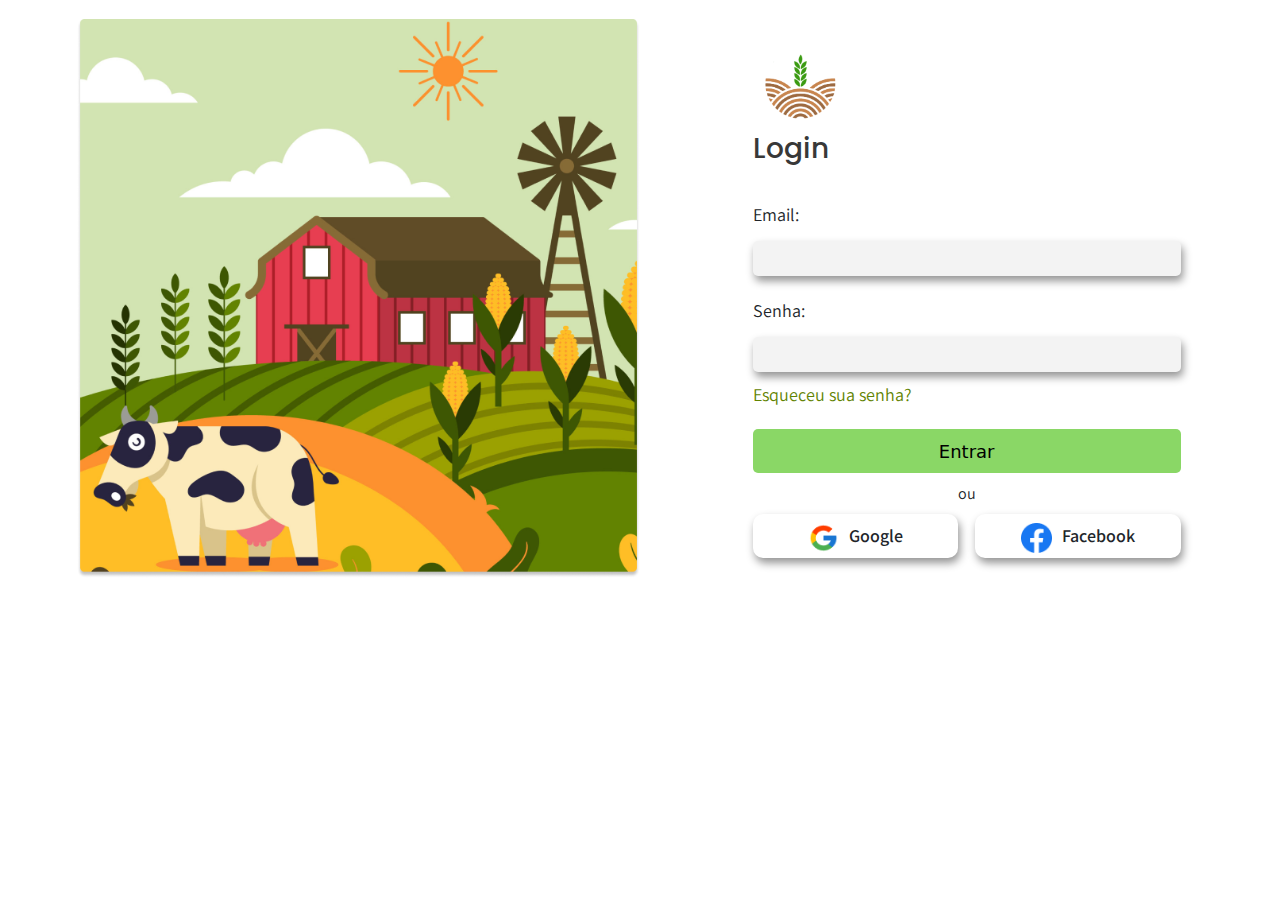
<file: LoginCliente.html>
<!DOCTYPE html>
<html lang="pt-BR">

<head>
    <meta charset="UTF-8">
    <meta name="viewport" content="width=device-width, initial-scale=1.0">
    <script src="https://cdn.jsdelivr.net/npm/bootstrap@5.3.3/dist/js/bootstrap.bundle.min.js" integrity="sha384-YvpcrYf0tY3lHB60NNkmXc5s9fDVZLESaAA55NDzOxhy9GkcIdslK1eN7N6jIeHz" crossorigin="anonymous"></script>
    <link href="https://cdn.jsdelivr.net/npm/bootstrap@5.3.3/dist/css/bootstrap.min.css" rel="stylesheet" integrity="sha384-QWTKZyjpPEjISv5WaRU9OFeRpok6YctnYmDr5pNlyT2bRjXh0JMhjY6hW+ALEwIH" crossorigin="anonymous">
    <link rel="stylesheet" href="css/loginCliente.css">
    <link rel="shortcut icon" href="img/logo.png" type="image/x-icon">
    <title>AgroLink - Login</title>
</head>

<body>

    <div id="geral">
        <img src="img/imgLogin.png" alt="">

        <div id="conteinerLogin">
            <div id="conteinerdesk">
            <img src="img/logoFooter.png" alt="">
            <h3>Login</h3>
            </div>
            <div id="conteineresp">
                <h3>Login</h3>
                <img src="img/logoFooter.png" alt="">
                
            </div>
            <div id="inputs">
                    <div class="conteinerInput">
                        <p>Email:</p>
                        <input type="text">
                    </div>

                    <div class="conteinerInput">
                        <p>Senha:</p>
                        <input type="text">
                    </div>
                    <p id="esqueceu">Esqueceu sua senha?</p>
                    <a href="Categorias.html" type="button">Entrar</a>
                    <p style="font-size: medium; width: 100%; text-align: center; margin: 2% 0;">ou</p>

                    <div id="opcoesLogin">
                        <div class="opcao">
                            <img src="img/iconGoogle.png" alt="">
                            <p>Google</p>
                        </div>
                        <div class="opcao">
                            <img src="img/iconFacebook.png" alt="">
                            <p>Facebook</p>
                        </div>
                        
                    </div>
            </div>
        </div>
    </div>


</body>

</html>
</file>
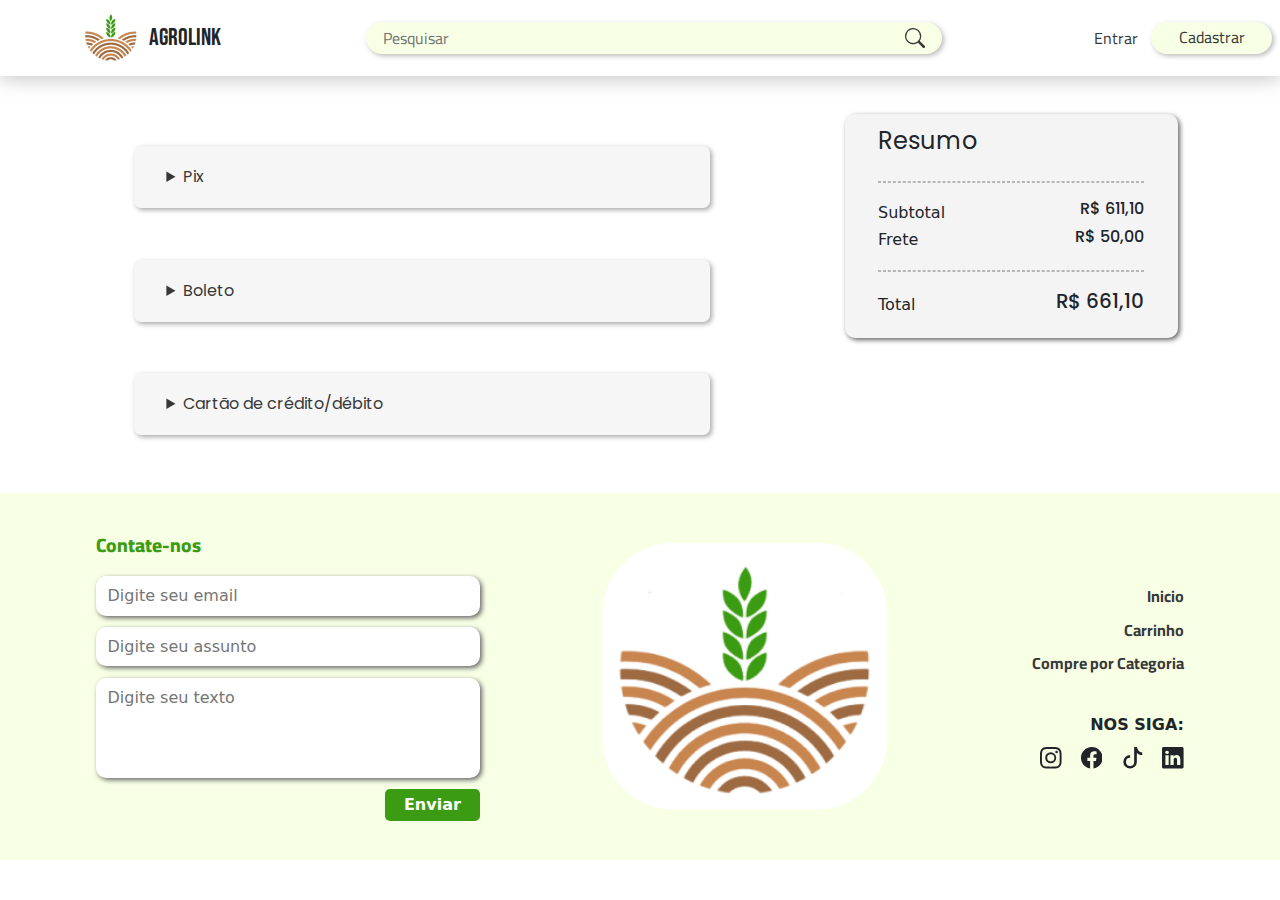
<file: Pagamento.html>
<!DOCTYPE html>
<html lang="pt-BR">

<head>
    <meta charset="UTF-8">
    <meta name="viewport" content="width=device-width, initial-scale=1.0">
    <script src="https://cdn.jsdelivr.net/npm/bootstrap@5.3.3/dist/js/bootstrap.bundle.min.js"
        integrity="sha384-YvpcrYf0tY3lHB60NNkmXc5s9fDVZLESaAA55NDzOxhy9GkcIdslK1eN7N6jIeHz"
        crossorigin="anonymous"></script>
    <link href="https://cdn.jsdelivr.net/npm/bootstrap@5.3.3/dist/css/bootstrap.min.css" rel="stylesheet"
        integrity="sha384-QWTKZyjpPEjISv5WaRU9OFeRpok6YctnYmDr5pNlyT2bRjXh0JMhjY6hW+ALEwIH" crossorigin="anonymous">
    <link rel="stylesheet" href="css/pagamento.css">
    <link rel="shortcut icon" href="img/logo.png" type="image/x-icon">
    <title>Pagamento</title>
</head>

<body>

    <header>
        <div id="logo">
            <img src="img/logo.png" alt="Logo do sistema">
            <p>AGROLINK</p>
        </div>

            <div id="divBusca">
                <input type="search" id="txtBusca" placeholder="Pesquisar"></input>
                <button type="submit"><svg xmlns="http://www.w3.org/2000/svg" width="20" height="20" fill="#3a3a3a" class="bi bi-search" viewBox="0 0 16 16">
                    <path d="M11.742 10.344a6.5 6.5 0 1 0-1.397 1.398h-.001q.044.06.098.115l3.85 3.85a1 1 0 0 0 1.415-1.414l-3.85-3.85a1 1 0 0 0-.115-.1zM12 6.5a5.5 5.5 0 1 1-11 0 5.5 5.5 0 0 1 11 0"/>
                  </svg></button>
            </div>

        <div id="botoesHeader">
            <a href="#">Entrar</a>
            <button><a href="#">Cadastrar</a></button>
        </div>

        <svg id="simbMenu" xmlns="http://www.w3.org/2000/svg" width="8%" fill="currentColor" class="bi bi-list" viewBox="0 0 16 16" onclick="showMenu()">
            <path fill-rule="evenodd" d="M2.5 12a.5.5 0 0 1 .5-.5h10a.5.5 0 0 1 0 1H3a.5.5 0 0 1-.5-.5m0-4a.5.5 0 0 1 .5-.5h10a.5.5 0 0 1 0 1H3a.5.5 0 0 1-.5-.5m0-4a.5.5 0 0 1 .5-.5h10a.5.5 0 0 1 0 1H3a.5.5 0 0 1-.5-.5"/>
          </svg>
    </header>

<div id="menu_mobile">
    <div id="conteinerMenu">
        <a href="Categorias.html"><svg xmlns="http://www.w3.org/2000/svg" width="23" height="23" fill="currentColor" class="bi bi-house" viewBox="0 0 16 16">
            <path d="M8.707 1.5a1 1 0 0 0-1.414 0L.646 8.146a.5.5 0 0 0 .708.708L2 8.207V13.5A1.5 1.5 0 0 0 3.5 15h9a1.5 1.5 0 0 0 1.5-1.5V8.207l.646.647a.5.5 0 0 0 .708-.708L13 5.793V2.5a.5.5 0 0 0-.5-.5h-1a.5.5 0 0 0-.5.5v1.293zM13 7.207V13.5a.5.5 0 0 1-.5.5h-9a.5.5 0 0 1-.5-.5V7.207l5-5z"/>
          </svg>Início</a><hr>
        <a href="ContaUser.html"><svg xmlns="http://www.w3.org/2000/svg" width="23" height="23" fill="currentColor" class="bi bi-person-circle" viewBox="0 0 16 16">
            <path d="M11 6a3 3 0 1 1-6 0 3 3 0 0 1 6 0"/>
            <path fill-rule="evenodd" d="M0 8a8 8 0 1 1 16 0A8 8 0 0 1 0 8m8-7a7 7 0 0 0-5.468 11.37C3.242 11.226 4.805 10 8 10s4.757 1.225 5.468 2.37A7 7 0 0 0 8 1"/>
          </svg>Perfil</a><hr>
        <a href="Carrinho.html"><svg xmlns="http://www.w3.org/2000/svg" width="23" height="23" fill="currentColor" class="bi bi-cart" viewBox="0 0 16 16">
            <path d="M0 1.5A.5.5 0 0 1 .5 1H2a.5.5 0 0 1 .485.379L2.89 3H14.5a.5.5 0 0 1 .491.592l-1.5 8A.5.5 0 0 1 13 12H4a.5.5 0 0 1-.491-.408L2.01 3.607 1.61 2H.5a.5.5 0 0 1-.5-.5M3.102 4l1.313 7h8.17l1.313-7zM5 12a2 2 0 1 0 0 4 2 2 0 0 0 0-4m7 0a2 2 0 1 0 0 4 2 2 0 0 0 0-4m-7 1a1 1 0 1 1 0 2 1 1 0 0 1 0-2m7 0a1 1 0 1 1 0 2 1 1 0 0 1 0-2"/>
          </svg>Carrinho</a><hr>
        <a href="Rastreamento.html"><svg xmlns="http://www.w3.org/2000/svg" width="23" height="23" fill="currentColor" class="bi bi-truck" viewBox="0 0 16 16">
            <path d="M0 3.5A1.5 1.5 0 0 1 1.5 2h9A1.5 1.5 0 0 1 12 3.5V5h1.02a1.5 1.5 0 0 1 1.17.563l1.481 1.85a1.5 1.5 0 0 1 .329.938V10.5a1.5 1.5 0 0 1-1.5 1.5H14a2 2 0 1 1-4 0H5a2 2 0 1 1-3.998-.085A1.5 1.5 0 0 1 0 10.5zm1.294 7.456A2 2 0 0 1 4.732 11h5.536a2 2 0 0 1 .732-.732V3.5a.5.5 0 0 0-.5-.5h-9a.5.5 0 0 0-.5.5v7a.5.5 0 0 0 .294.456M12 10a2 2 0 0 1 1.732 1h.768a.5.5 0 0 0 .5-.5V8.35a.5.5 0 0 0-.11-.312l-1.48-1.85A.5.5 0 0 0 13.02 6H12zm-9 1a1 1 0 1 0 0 2 1 1 0 0 0 0-2m9 0a1 1 0 1 0 0 2 1 1 0 0 0 0-2"/>
          </svg>Rastreio</a><hr>
        <a href="Assinatura.html"><svg xmlns="http://www.w3.org/2000/svg" width="23" height="23" fill="currentColor" class="bi bi-award" viewBox="0 0 16 16">
            <path d="M9.669.864 8 0 6.331.864l-1.858.282-.842 1.68-1.337 1.32L2.6 6l-.306 1.854 1.337 1.32.842 1.68 1.858.282L8 12l1.669-.864 1.858-.282.842-1.68 1.337-1.32L13.4 6l.306-1.854-1.337-1.32-.842-1.68zm1.196 1.193.684 1.365 1.086 1.072L12.387 6l.248 1.506-1.086 1.072-.684 1.365-1.51.229L8 10.874l-1.355-.702-1.51-.229-.684-1.365-1.086-1.072L3.614 6l-.25-1.506 1.087-1.072.684-1.365 1.51-.229L8 1.126l1.356.702z"/>
            <path d="M4 11.794V16l4-1 4 1v-4.206l-2.018.306L8 13.126 6.018 12.1z"/>
          </svg>Assinatura</a><hr>
        <a href="index.html"><svg xmlns="http://www.w3.org/2000/svg" width="23" height="23" fill="currentColor" class="bi bi-box-arrow-left" viewBox="0 0 16 16">
            <path fill-rule="evenodd" d="M6 12.5a.5.5 0 0 0 .5.5h8a.5.5 0 0 0 .5-.5v-9a.5.5 0 0 0-.5-.5h-8a.5.5 0 0 0-.5.5v2a.5.5 0 0 1-1 0v-2A1.5 1.5 0 0 1 6.5 2h8A1.5 1.5 0 0 1 16 3.5v9a1.5 1.5 0 0 1-1.5 1.5h-8A1.5 1.5 0 0 1 5 12.5v-2a.5.5 0 0 1 1 0z"/>
            <path fill-rule="evenodd" d="M.146 8.354a.5.5 0 0 1 0-.708l3-3a.5.5 0 1 1 .708.708L1.707 7.5H10.5a.5.5 0 0 1 0 1H1.707l2.147 2.146a.5.5 0 0 1-.708.708z"/>
          </svg>Sair</a><hr>
    </div>
</div>


   

    <div id="geral">

        <div id="opcoes">
            <details>
                <summary>Pix</summary>
                <hr>
            </details>

            <details>
                <summary>Boleto</summary>
                <hr>
                <p>Baixar boleto de pagamento:</p>
                <div id="boleto">
                    <p>Imprimir boleto</p>
                </div>
            </details>

            <details>
                <summary>Cartão de crédito/débito</summary>
                <hr>
                <img src="img/cartoes.png" alt="">

                <div id="formCartao">
                    <div id="linha">
                        <div>
                            <p>Número do cartão</p>
                            <input type="text">
                        </div>
                        <div>
                            <p>Nome impresso no cartão</p>
                            <input type="text">
                        </div>
                    </div>

                    <div id="linhaQuatro">
                        <div id="dupla">
                            <div>
                                <p>Validade</p>
                                <div id="vali">
                                    <input type="text" placeholder="00">
                                    <input type="text" placeholder="0000">
                                </div>
                            </div>
    
                            <div>
                                <p>Digite o CVV</p>
                                <input type="text">
                            </div>
                        </div>

                        <div>
                            <p>Parcelamento</p>
                            <input type="text">
                        </div>
                    </div>

                    <a href="Rastreamento.html">PAGAR</a>
                </div>
            </details>
        </div>



        <div id="resumo">
            <h4>Resumo</h4>
            <hr>

            <div id="subtotal" class="configuracao">
                <p>Subtotal</p>
                <h6>R$ 611,10</h6>
            </div>

            <div id="frete" class="configuracao">
                <p>Frete</p>
                <h6>R$ 50,00</h6>
            </div>

            <hr>

            <div id="total" class="configuracao">
                <p>Total</p>
                <h5>R$ 661,10</h5>
            </div>

        </div>
    </div>










    <footer>
        <div id="contato">
            <p>Contate-nos</p>
            <div id="formularioContato">
                <input type="text" placeholder="Digite seu email">
                <input type="text" placeholder="Digite seu assunto">
                <textarea name="textoEmail" placeholder="Digite seu texto"></textarea>
                <div id="conteinerEnviar">
                    <button>Enviar</button>
                </div>
            </div>
        </div>

        <img src="img/logoFooter.png" alt="Logo do Sistema">

        <div id="conteinerFooter">
            <div id="links">
                <a href="#">Inicio</a>
                <a href="#">Carrinho</a>
                <a href="#">Compre por Categoria</a>
            </div>

            <div id="redesSociais">
                <p>NOS SIGA:</p>

                <div id="conteinerRedesSociais">
                    <svg xmlns="http://www.w3.org/2000/svg" width="15%" fill="currentColor" class="bi bi-instagram"
                        viewBox="0 0 16 16">
                        <path
                            d="M8 0C5.829 0 5.556.01 4.703.048 3.85.088 3.269.222 2.76.42a3.9 3.9 0 0 0-1.417.923A3.9 3.9 0 0 0 .42 2.76C.222 3.268.087 3.85.048 4.7.01 5.555 0 5.827 0 8.001c0 2.172.01 2.444.048 3.297.04.852.174 1.433.372 1.942.205.526.478.972.923 1.417.444.445.89.719 1.416.923.51.198 1.09.333 1.942.372C5.555 15.99 5.827 16 8 16s2.444-.01 3.298-.048c.851-.04 1.434-.174 1.943-.372a3.9 3.9 0 0 0 1.416-.923c.445-.445.718-.891.923-1.417.197-.509.332-1.09.372-1.942C15.99 10.445 16 10.173 16 8s-.01-2.445-.048-3.299c-.04-.851-.175-1.433-.372-1.941a3.9 3.9 0 0 0-.923-1.417A3.9 3.9 0 0 0 13.24.42c-.51-.198-1.092-.333-1.943-.372C10.443.01 10.172 0 7.998 0zm-.717 1.442h.718c2.136 0 2.389.007 3.232.046.78.035 1.204.166 1.486.275.373.145.64.319.92.599s.453.546.598.92c.11.281.24.705.275 1.485.039.843.047 1.096.047 3.231s-.008 2.389-.047 3.232c-.035.78-.166 1.203-.275 1.485a2.5 2.5 0 0 1-.599.919c-.28.28-.546.453-.92.598-.28.11-.704.24-1.485.276-.843.038-1.096.047-3.232.047s-2.39-.009-3.233-.047c-.78-.036-1.203-.166-1.485-.276a2.5 2.5 0 0 1-.92-.598 2.5 2.5 0 0 1-.6-.92c-.109-.281-.24-.705-.275-1.485-.038-.843-.046-1.096-.046-3.233s.008-2.388.046-3.231c.036-.78.166-1.204.276-1.486.145-.373.319-.64.599-.92s.546-.453.92-.598c.282-.11.705-.24 1.485-.276.738-.034 1.024-.044 2.515-.045zm4.988 1.328a.96.96 0 1 0 0 1.92.96.96 0 0 0 0-1.92m-4.27 1.122a4.109 4.109 0 1 0 0 8.217 4.109 4.109 0 0 0 0-8.217m0 1.441a2.667 2.667 0 1 1 0 5.334 2.667 2.667 0 0 1 0-5.334" />
                    </svg>

                    <svg xmlns="http://www.w3.org/2000/svg" width="15%" fill="currentColor" class="bi bi-facebook"
                        viewBox="0 0 16 16">
                        <path
                            d="M16 8.049c0-4.446-3.582-8.05-8-8.05C3.58 0-.002 3.603-.002 8.05c0 4.017 2.926 7.347 6.75 7.951v-5.625h-2.03V8.05H6.75V6.275c0-2.017 1.195-3.131 3.022-3.131.876 0 1.791.157 1.791.157v1.98h-1.009c-.993 0-1.303.621-1.303 1.258v1.51h2.218l-.354 2.326H9.25V16c3.824-.604 6.75-3.934 6.75-7.951" />
                    </svg>

                    <svg xmlns="http://www.w3.org/2000/svg" width="15%" fill="currentColor" class="bi bi-tiktok"
                        viewBox="0 0 16 16">
                        <path
                            d="M9 0h1.98c.144.715.54 1.617 1.235 2.512C12.895 3.389 13.797 4 15 4v2c-1.753 0-3.07-.814-4-1.829V11a5 5 0 1 1-5-5v2a3 3 0 1 0 3 3z" />
                    </svg>

                    <svg xmlns="http://www.w3.org/2000/svg" width="15%" fill="currentColor" class="bi bi-linkedin"
                        viewBox="0 0 16 16">
                        <path
                            d="M0 1.146C0 .513.526 0 1.175 0h13.65C15.474 0 16 .513 16 1.146v13.708c0 .633-.526 1.146-1.175 1.146H1.175C.526 16 0 15.487 0 14.854zm4.943 12.248V6.169H2.542v7.225zm-1.2-8.212c.837 0 1.358-.554 1.358-1.248-.015-.709-.52-1.248-1.342-1.248S2.4 3.226 2.4 3.934c0 .694.521 1.248 1.327 1.248zm4.908 8.212V9.359c0-.216.016-.432.08-.586.173-.431.568-.878 1.232-.878.869 0 1.216.662 1.216 1.634v3.865h2.401V9.25c0-2.22-1.184-3.252-2.764-3.252-1.274 0-1.845.7-2.165 1.193v.025h-.016l.016-.025V6.169h-2.4c.03.678 0 7.225 0 7.225z" />
                    </svg>
                </div>
            </div>
        </div>
    </footer>
    <script src="js/Rastreamento.js"></script>
</body>

</html>
</file>
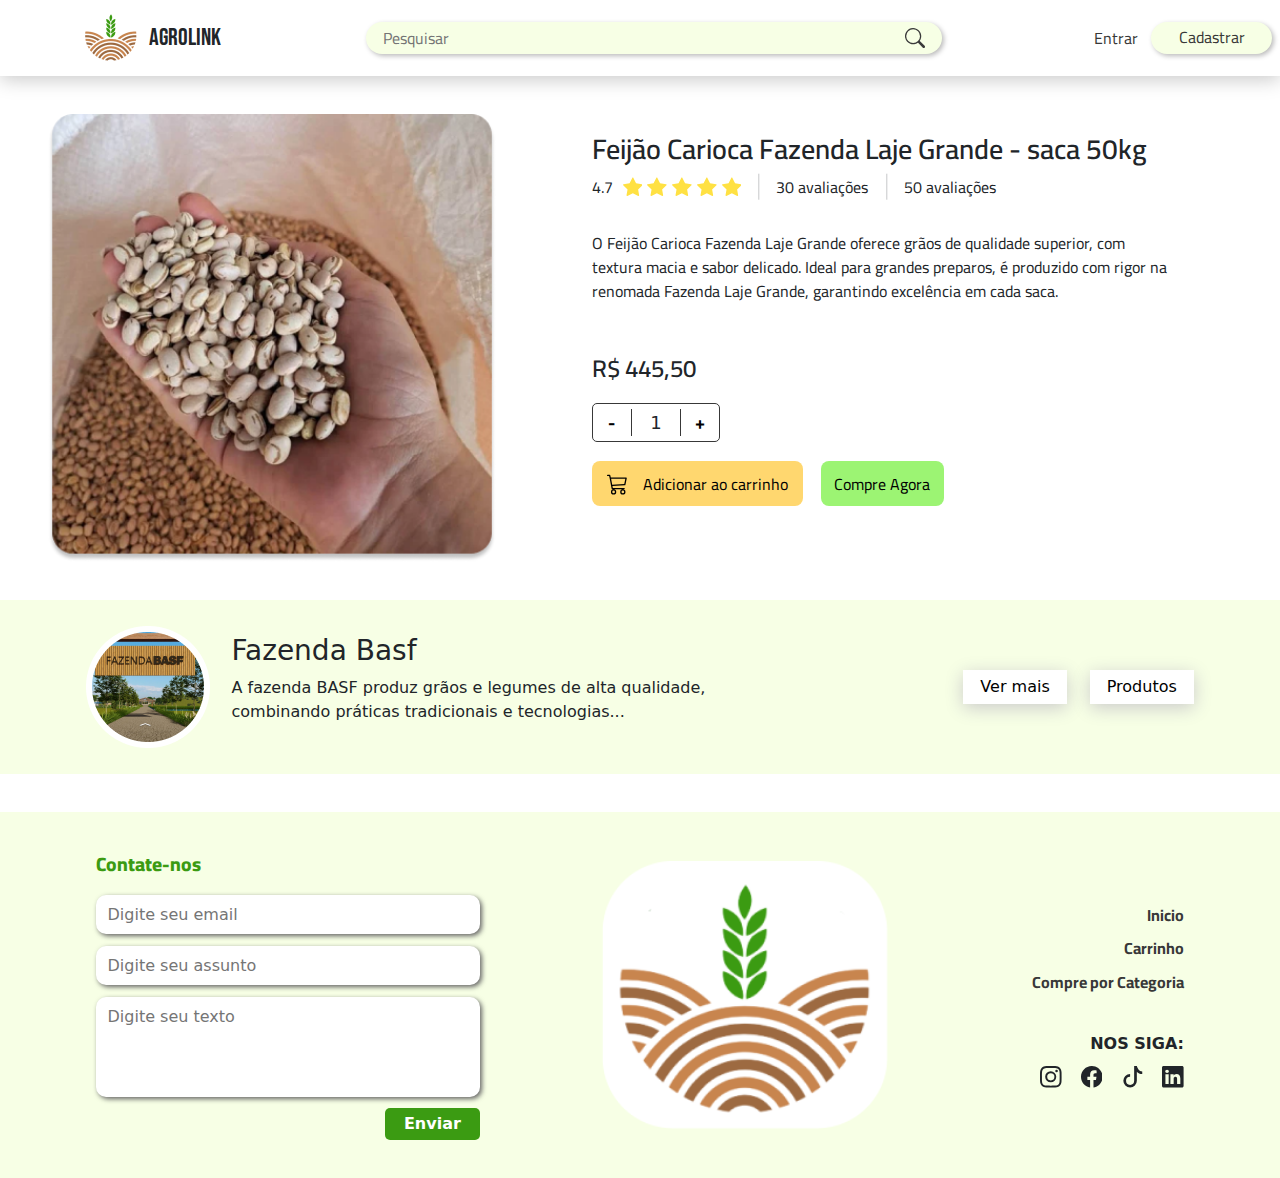
<file: Produto.html>
<!DOCTYPE html>
<html lang="pt-BR">
<head>
    <meta charset="UTF-8">
    <meta name="viewport" content="width=device-width, initial-scale=1.0">
    <script src="https://cdn.jsdelivr.net/npm/bootstrap@5.3.3/dist/js/bootstrap.bundle.min.js" integrity="sha384-YvpcrYf0tY3lHB60NNkmXc5s9fDVZLESaAA55NDzOxhy9GkcIdslK1eN7N6jIeHz" crossorigin="anonymous"></script>
    <link href="https://cdn.jsdelivr.net/npm/bootstrap@5.3.3/dist/css/bootstrap.min.css" rel="stylesheet" integrity="sha384-QWTKZyjpPEjISv5WaRU9OFeRpok6YctnYmDr5pNlyT2bRjXh0JMhjY6hW+ALEwIH" crossorigin="anonymous">
    <link rel="stylesheet" href="css/produto.css">
    <link rel="shortcut icon" href="img/logo.png" type="image/x-icon">
    <title>AgroLink - Produto</title>
</head>
<body>

    <header>
        <div id="logo">
            <img src="img/logo.png" alt="Logo do sistema">
            <p>AGROLINK</p>
        </div>

            <div id="divBusca">
                <input type="search" id="txtBusca" placeholder="Pesquisar"></input>
                <button type="submit"><svg xmlns="http://www.w3.org/2000/svg" width="20" height="20" fill="#3a3a3a" class="bi bi-search" viewBox="0 0 16 16">
                    <path d="M11.742 10.344a6.5 6.5 0 1 0-1.397 1.398h-.001q.044.06.098.115l3.85 3.85a1 1 0 0 0 1.415-1.414l-3.85-3.85a1 1 0 0 0-.115-.1zM12 6.5a5.5 5.5 0 1 1-11 0 5.5 5.5 0 0 1 11 0"/>
                  </svg></button>
            </div>

        <div id="botoesHeader">
            <a href="#">Entrar</a>
            <button><a href="#">Cadastrar</a></button>
        </div>

        <svg id="simbMenu" xmlns="http://www.w3.org/2000/svg" width="8%" fill="currentColor" class="bi bi-list" viewBox="0 0 16 16" onclick="showMenu()">
            <path fill-rule="evenodd" d="M2.5 12a.5.5 0 0 1 .5-.5h10a.5.5 0 0 1 0 1H3a.5.5 0 0 1-.5-.5m0-4a.5.5 0 0 1 .5-.5h10a.5.5 0 0 1 0 1H3a.5.5 0 0 1-.5-.5m0-4a.5.5 0 0 1 .5-.5h10a.5.5 0 0 1 0 1H3a.5.5 0 0 1-.5-.5"/>
          </svg>
    </header>
    
    <div id="menu_mobile">
        <div id="conteinerMenu">
            <a href="Categorias.html"><svg xmlns="http://www.w3.org/2000/svg" width="23" height="23" fill="currentColor" class="bi bi-house" viewBox="0 0 16 16">
                <path d="M8.707 1.5a1 1 0 0 0-1.414 0L.646 8.146a.5.5 0 0 0 .708.708L2 8.207V13.5A1.5 1.5 0 0 0 3.5 15h9a1.5 1.5 0 0 0 1.5-1.5V8.207l.646.647a.5.5 0 0 0 .708-.708L13 5.793V2.5a.5.5 0 0 0-.5-.5h-1a.5.5 0 0 0-.5.5v1.293zM13 7.207V13.5a.5.5 0 0 1-.5.5h-9a.5.5 0 0 1-.5-.5V7.207l5-5z"/>
              </svg>Início</a><hr>
            <a href="ContaUser.html"><svg xmlns="http://www.w3.org/2000/svg" width="23" height="23" fill="currentColor" class="bi bi-person-circle" viewBox="0 0 16 16">
                <path d="M11 6a3 3 0 1 1-6 0 3 3 0 0 1 6 0"/>
                <path fill-rule="evenodd" d="M0 8a8 8 0 1 1 16 0A8 8 0 0 1 0 8m8-7a7 7 0 0 0-5.468 11.37C3.242 11.226 4.805 10 8 10s4.757 1.225 5.468 2.37A7 7 0 0 0 8 1"/>
              </svg>Perfil</a><hr>
            <a href="Carrinho.html"><svg xmlns="http://www.w3.org/2000/svg" width="23" height="23" fill="currentColor" class="bi bi-cart" viewBox="0 0 16 16">
                <path d="M0 1.5A.5.5 0 0 1 .5 1H2a.5.5 0 0 1 .485.379L2.89 3H14.5a.5.5 0 0 1 .491.592l-1.5 8A.5.5 0 0 1 13 12H4a.5.5 0 0 1-.491-.408L2.01 3.607 1.61 2H.5a.5.5 0 0 1-.5-.5M3.102 4l1.313 7h8.17l1.313-7zM5 12a2 2 0 1 0 0 4 2 2 0 0 0 0-4m7 0a2 2 0 1 0 0 4 2 2 0 0 0 0-4m-7 1a1 1 0 1 1 0 2 1 1 0 0 1 0-2m7 0a1 1 0 1 1 0 2 1 1 0 0 1 0-2"/>
              </svg>Carrinho</a><hr>
            <a href="Rastreamento.html"><svg xmlns="http://www.w3.org/2000/svg" width="23" height="23" fill="currentColor" class="bi bi-truck" viewBox="0 0 16 16">
                <path d="M0 3.5A1.5 1.5 0 0 1 1.5 2h9A1.5 1.5 0 0 1 12 3.5V5h1.02a1.5 1.5 0 0 1 1.17.563l1.481 1.85a1.5 1.5 0 0 1 .329.938V10.5a1.5 1.5 0 0 1-1.5 1.5H14a2 2 0 1 1-4 0H5a2 2 0 1 1-3.998-.085A1.5 1.5 0 0 1 0 10.5zm1.294 7.456A2 2 0 0 1 4.732 11h5.536a2 2 0 0 1 .732-.732V3.5a.5.5 0 0 0-.5-.5h-9a.5.5 0 0 0-.5.5v7a.5.5 0 0 0 .294.456M12 10a2 2 0 0 1 1.732 1h.768a.5.5 0 0 0 .5-.5V8.35a.5.5 0 0 0-.11-.312l-1.48-1.85A.5.5 0 0 0 13.02 6H12zm-9 1a1 1 0 1 0 0 2 1 1 0 0 0 0-2m9 0a1 1 0 1 0 0 2 1 1 0 0 0 0-2"/>
              </svg>Rastreio</a><hr>
            <a href="Assinatura.html"><svg xmlns="http://www.w3.org/2000/svg" width="23" height="23" fill="currentColor" class="bi bi-award" viewBox="0 0 16 16">
                <path d="M9.669.864 8 0 6.331.864l-1.858.282-.842 1.68-1.337 1.32L2.6 6l-.306 1.854 1.337 1.32.842 1.68 1.858.282L8 12l1.669-.864 1.858-.282.842-1.68 1.337-1.32L13.4 6l.306-1.854-1.337-1.32-.842-1.68zm1.196 1.193.684 1.365 1.086 1.072L12.387 6l.248 1.506-1.086 1.072-.684 1.365-1.51.229L8 10.874l-1.355-.702-1.51-.229-.684-1.365-1.086-1.072L3.614 6l-.25-1.506 1.087-1.072.684-1.365 1.51-.229L8 1.126l1.356.702z"/>
                <path d="M4 11.794V16l4-1 4 1v-4.206l-2.018.306L8 13.126 6.018 12.1z"/>
              </svg>Assinatura</a><hr>
            <a href="index.html"><svg xmlns="http://www.w3.org/2000/svg" width="23" height="23" fill="currentColor" class="bi bi-box-arrow-left" viewBox="0 0 16 16">
                <path fill-rule="evenodd" d="M6 12.5a.5.5 0 0 0 .5.5h8a.5.5 0 0 0 .5-.5v-9a.5.5 0 0 0-.5-.5h-8a.5.5 0 0 0-.5.5v2a.5.5 0 0 1-1 0v-2A1.5 1.5 0 0 1 6.5 2h8A1.5 1.5 0 0 1 16 3.5v9a1.5 1.5 0 0 1-1.5 1.5h-8A1.5 1.5 0 0 1 5 12.5v-2a.5.5 0 0 1 1 0z"/>
                <path fill-rule="evenodd" d="M.146 8.354a.5.5 0 0 1 0-.708l3-3a.5.5 0 1 1 .708.708L1.707 7.5H10.5a.5.5 0 0 1 0 1H1.707l2.147 2.146a.5.5 0 0 1-.708.708z"/>
              </svg>Sair</a><hr>
        </div>
    </div>
    

    <section id="geral">
        <img src="img/imgProdutoPerfil.png" alt="Foto do Produto">

        <div class="detalhes">
            <h3>Feijão Carioca Fazenda Laje Grande - saca 50kg</h3>
            <div class="avaliacao">
                <div class="nota">
                    <p>4.7</p>
                    <div class="estrelas">
                        <svg xmlns="http://www.w3.org/2000/svg" width="16%" fill="#FFE143"
                            class="bi bi-star-fill" viewBox="0 0 16 16">
                            <path
                                d="M3.612 15.443c-.386.198-.824-.149-.746-.592l.83-4.73L.173 6.765c-.329-.314-.158-.888.283-.95l4.898-.696L7.538.792c.197-.39.73-.39.927 0l2.184 4.327 4.898.696c.441.062.612.636.282.95l-3.522 3.356.83 4.73c.078.443-.36.79-.746.592L8 13.187l-4.389 2.256z" />
                        </svg>
                        <svg xmlns="http://www.w3.org/2000/svg" width="16%" fill="#FFE143"
                            class="bi bi-star-fill" viewBox="0 0 16 16">
                            <path
                                d="M3.612 15.443c-.386.198-.824-.149-.746-.592l.83-4.73L.173 6.765c-.329-.314-.158-.888.283-.95l4.898-.696L7.538.792c.197-.39.73-.39.927 0l2.184 4.327 4.898.696c.441.062.612.636.282.95l-3.522 3.356.83 4.73c.078.443-.36.79-.746.592L8 13.187l-4.389 2.256z" />
                        </svg>
                        <svg xmlns="http://www.w3.org/2000/svg" width="16%" fill="#FFE143"
                            class="bi bi-star-fill" viewBox="0 0 16 16">
                            <path
                                d="M3.612 15.443c-.386.198-.824-.149-.746-.592l.83-4.73L.173 6.765c-.329-.314-.158-.888.283-.95l4.898-.696L7.538.792c.197-.39.73-.39.927 0l2.184 4.327 4.898.696c.441.062.612.636.282.95l-3.522 3.356.83 4.73c.078.443-.36.79-.746.592L8 13.187l-4.389 2.256z" />
                        </svg>
                        <svg xmlns="http://www.w3.org/2000/svg" width="16%" fill="#FFE143"
                            class="bi bi-star-fill" viewBox="0 0 16 16">
                            <path
                                d="M3.612 15.443c-.386.198-.824-.149-.746-.592l.83-4.73L.173 6.765c-.329-.314-.158-.888.283-.95l4.898-.696L7.538.792c.197-.39.73-.39.927 0l2.184 4.327 4.898.696c.441.062.612.636.282.95l-3.522 3.356.83 4.73c.078.443-.36.79-.746.592L8 13.187l-4.389 2.256z" />
                        </svg>
                        <svg xmlns="http://www.w3.org/2000/svg" width="16%" fill="#FFE143"
                            class="bi bi-star-fill" viewBox="0 0 16 16">
                            <path
                                d="M3.612 15.443c-.386.198-.824-.149-.746-.592l.83-4.73L.173 6.765c-.329-.314-.158-.888.283-.95l4.898-.696L7.538.792c.197-.39.73-.39.927 0l2.184 4.327 4.898.696c.441.062.612.636.282.95l-3.522 3.356.83 4.73c.078.443-.36.79-.746.592L8 13.187l-4.389 2.256z" />
                        </svg>
                    </div>
                </div>
                <hr>
                <div class="quantAvaliacao">
                    <p><span>30</span> avaliações</p>
                </div>
                <hr>
                <div class="quantVendida">
                    <p><span>50</span> avaliações</p>
                </div>
            </div>

            <p class="descricao">O Feijão Carioca Fazenda Laje Grande oferece grãos de qualidade superior, com textura macia e sabor delicado. Ideal para grandes preparos, é produzido com rigor na renomada Fazenda Laje Grande, garantindo excelência em cada saca.</p>
            
            <p class="valor">R$ <span>445,50</span></p>

            <div class="quant">
                <button class="subtrair">-</button>
                <p class="quantidade">1</p>
                <button class="adicionar">+</button>
            </div>

            <div class="botoesProduto">
                <a href="Carrinho.html" class="adicionarCarrinho">
                    <svg xmlns="http://www.w3.org/2000/svg" width="10%" fill="currentColor" class="bi bi-cart3" viewBox="0 0 16 16">
                        <path d="M0 1.5A.5.5 0 0 1 .5 1H2a.5.5 0 0 1 .485.379L2.89 3H14.5a.5.5 0 0 1 .49.598l-1 5a.5.5 0 0 1-.465.401l-9.397.472L4.415 11H13a.5.5 0 0 1 0 1H4a.5.5 0 0 1-.491-.408L2.01 3.607 1.61 2H.5a.5.5 0 0 1-.5-.5M3.102 4l.84 4.479 9.144-.459L13.89 4zM5 12a2 2 0 1 0 0 4 2 2 0 0 0 0-4m7 0a2 2 0 1 0 0 4 2 2 0 0 0 0-4m-7 1a1 1 0 1 1 0 2 1 1 0 0 1 0-2m7 0a1 1 0 1 1 0 2 1 1 0 0 1 0-2"/>
                      </svg>
                    Adicionar ao carrinho
                    </a>

                <a href="Pagamento.html" class="compreAqui">Compre Agora</a>
            </div>
        </div>
    </section>

    <section id="empresa">
        <div id="empresaPerfil">
            <img src="img/fazenda-basf.png" alt="Foto de perfil Vendedor">
            <div>
                <h3>Fazenda Basf</h3>
                <p>A fazenda BASF produz grãos e legumes de alta qualidade, combinando práticas tradicionais e tecnologias...</p>
            </div>
        </div>

        <div id="buttonsEmpresa">
            <a href="PerfilFazenda.html" id="VerMais"><button>Ver mais</button></a>
            <a href="PerfilFazenda.html" id="VerMais"><button>Produtos</button></a>
        </div>
    </section>
    

    <footer>
        <div id="contato">
            <p>Contate-nos</p>
            <div id="formularioContato">
                <input type="text" placeholder="Digite seu email">
                <input type="text" placeholder="Digite seu assunto">
                <textarea name="textoEmail" placeholder="Digite seu texto"></textarea>
                <div id="conteinerEnviar">
                    <button>Enviar</button>
                </div>
            </div>
        </div>

        <img src="img/logoFooter.png" alt="Logo do Sistema">

        <div id="conteinerFooter">
            <div id="links">
                <a href="#">Inicio</a>
                <a href="#">Carrinho</a>
                <a href="#">Compre por Categoria</a>
            </div>

            <div id="redesSociais">
                <p>NOS SIGA:</p>

                <div id="conteinerRedesSociais">
                    <svg xmlns="http://www.w3.org/2000/svg" width="15%"  fill="currentColor" class="bi bi-instagram" viewBox="0 0 16 16">
                        <path d="M8 0C5.829 0 5.556.01 4.703.048 3.85.088 3.269.222 2.76.42a3.9 3.9 0 0 0-1.417.923A3.9 3.9 0 0 0 .42 2.76C.222 3.268.087 3.85.048 4.7.01 5.555 0 5.827 0 8.001c0 2.172.01 2.444.048 3.297.04.852.174 1.433.372 1.942.205.526.478.972.923 1.417.444.445.89.719 1.416.923.51.198 1.09.333 1.942.372C5.555 15.99 5.827 16 8 16s2.444-.01 3.298-.048c.851-.04 1.434-.174 1.943-.372a3.9 3.9 0 0 0 1.416-.923c.445-.445.718-.891.923-1.417.197-.509.332-1.09.372-1.942C15.99 10.445 16 10.173 16 8s-.01-2.445-.048-3.299c-.04-.851-.175-1.433-.372-1.941a3.9 3.9 0 0 0-.923-1.417A3.9 3.9 0 0 0 13.24.42c-.51-.198-1.092-.333-1.943-.372C10.443.01 10.172 0 7.998 0zm-.717 1.442h.718c2.136 0 2.389.007 3.232.046.78.035 1.204.166 1.486.275.373.145.64.319.92.599s.453.546.598.92c.11.281.24.705.275 1.485.039.843.047 1.096.047 3.231s-.008 2.389-.047 3.232c-.035.78-.166 1.203-.275 1.485a2.5 2.5 0 0 1-.599.919c-.28.28-.546.453-.92.598-.28.11-.704.24-1.485.276-.843.038-1.096.047-3.232.047s-2.39-.009-3.233-.047c-.78-.036-1.203-.166-1.485-.276a2.5 2.5 0 0 1-.92-.598 2.5 2.5 0 0 1-.6-.92c-.109-.281-.24-.705-.275-1.485-.038-.843-.046-1.096-.046-3.233s.008-2.388.046-3.231c.036-.78.166-1.204.276-1.486.145-.373.319-.64.599-.92s.546-.453.92-.598c.282-.11.705-.24 1.485-.276.738-.034 1.024-.044 2.515-.045zm4.988 1.328a.96.96 0 1 0 0 1.92.96.96 0 0 0 0-1.92m-4.27 1.122a4.109 4.109 0 1 0 0 8.217 4.109 4.109 0 0 0 0-8.217m0 1.441a2.667 2.667 0 1 1 0 5.334 2.667 2.667 0 0 1 0-5.334"/>
                      </svg>

                      <svg xmlns="http://www.w3.org/2000/svg" width="15%" fill="currentColor" class="bi bi-facebook" viewBox="0 0 16 16">
                        <path d="M16 8.049c0-4.446-3.582-8.05-8-8.05C3.58 0-.002 3.603-.002 8.05c0 4.017 2.926 7.347 6.75 7.951v-5.625h-2.03V8.05H6.75V6.275c0-2.017 1.195-3.131 3.022-3.131.876 0 1.791.157 1.791.157v1.98h-1.009c-.993 0-1.303.621-1.303 1.258v1.51h2.218l-.354 2.326H9.25V16c3.824-.604 6.75-3.934 6.75-7.951"/>
                      </svg>

                      <svg xmlns="http://www.w3.org/2000/svg" width="15%" fill="currentColor" class="bi bi-tiktok" viewBox="0 0 16 16">
                        <path d="M9 0h1.98c.144.715.54 1.617 1.235 2.512C12.895 3.389 13.797 4 15 4v2c-1.753 0-3.07-.814-4-1.829V11a5 5 0 1 1-5-5v2a3 3 0 1 0 3 3z"/>
                      </svg>

                      <svg xmlns="http://www.w3.org/2000/svg" width="15%" fill="currentColor" class="bi bi-linkedin" viewBox="0 0 16 16">
                        <path d="M0 1.146C0 .513.526 0 1.175 0h13.65C15.474 0 16 .513 16 1.146v13.708c0 .633-.526 1.146-1.175 1.146H1.175C.526 16 0 15.487 0 14.854zm4.943 12.248V6.169H2.542v7.225zm-1.2-8.212c.837 0 1.358-.554 1.358-1.248-.015-.709-.52-1.248-1.342-1.248S2.4 3.226 2.4 3.934c0 .694.521 1.248 1.327 1.248zm4.908 8.212V9.359c0-.216.016-.432.08-.586.173-.431.568-.878 1.232-.878.869 0 1.216.662 1.216 1.634v3.865h2.401V9.25c0-2.22-1.184-3.252-2.764-3.252-1.274 0-1.845.7-2.165 1.193v.025h-.016l.016-.025V6.169h-2.4c.03.678 0 7.225 0 7.225z"/>
                      </svg>
                </div>
            </div>
        </div>
    </footer>
    <script src="js/Rastreamento.js"></script>
</body>
</html>
</file>
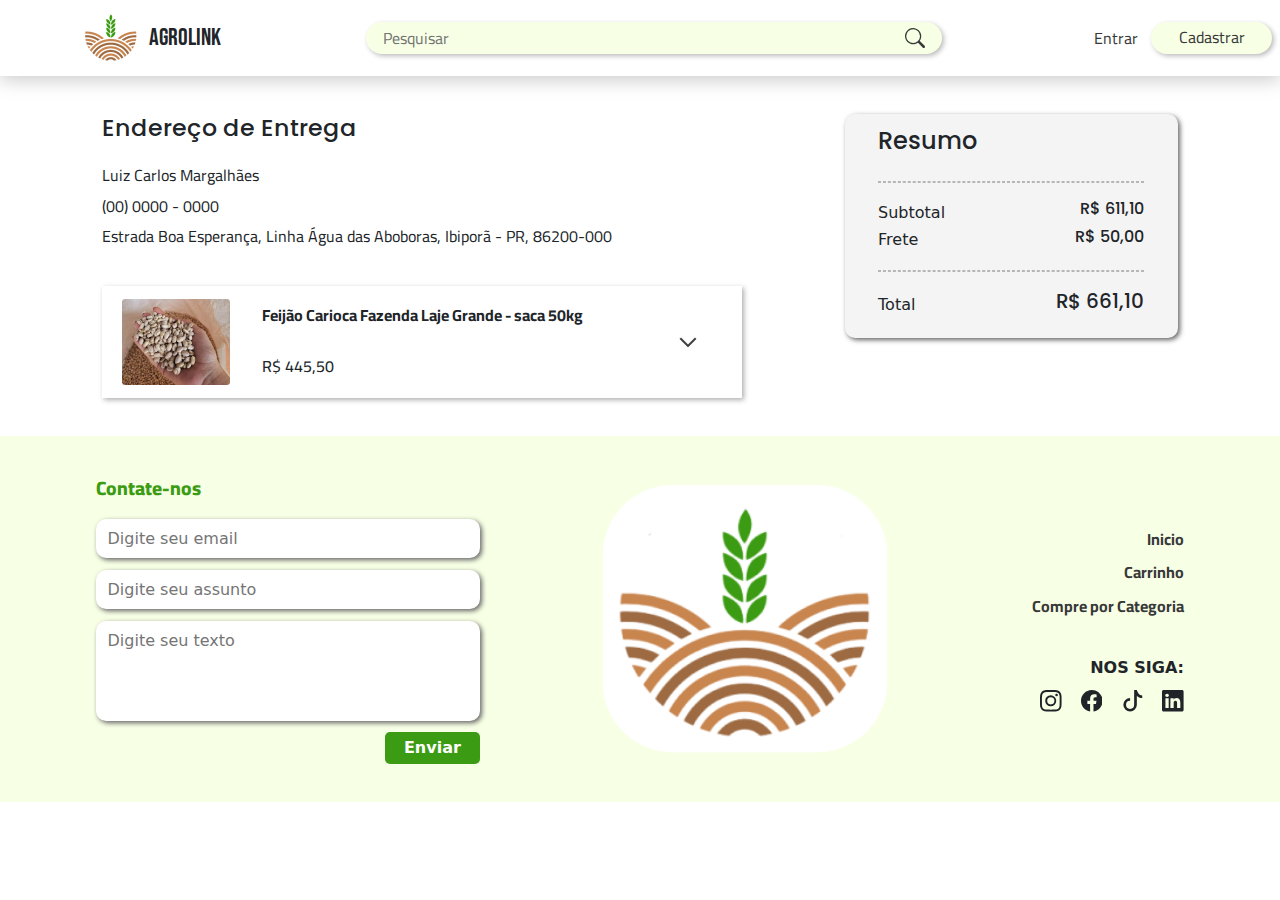
<file: Rastreamento.html>
<!DOCTYPE html>
<html lang="pt-BR">

<head>
    <meta charset="UTF-8">
    <meta name="viewport" content="width=device-width, initial-scale=1.0">
    <script src="https://cdn.jsdelivr.net/npm/bootstrap@5.3.3/dist/js/bootstrap.bundle.min.js"
        integrity="sha384-YvpcrYf0tY3lHB60NNkmXc5s9fDVZLESaAA55NDzOxhy9GkcIdslK1eN7N6jIeHz"
        crossorigin="anonymous"></script>
    <link href="https://cdn.jsdelivr.net/npm/bootstrap@5.3.3/dist/css/bootstrap.min.css" rel="stylesheet"
        integrity="sha384-QWTKZyjpPEjISv5WaRU9OFeRpok6YctnYmDr5pNlyT2bRjXh0JMhjY6hW+ALEwIH" crossorigin="anonymous">
    <link rel="stylesheet" href="css/rastreamento.css">
    <script src="js/PerfilVendedor.js"></script>
    <link rel="shortcut icon" href="img/logo.png" type="image/x-icon">
    <title>Rastreamento</title>
</head>

<body>

    <header>
        <div id="logo">
            <img src="img/logo.png" alt="Logo do sistema">
            <p>AGROLINK</p>
        </div>

            <div id="divBusca">
                <input type="search" id="txtBusca" placeholder="Pesquisar"></input>
                <button type="submit"><svg xmlns="http://www.w3.org/2000/svg" width="20" height="20" fill="#3a3a3a" class="bi bi-search" viewBox="0 0 16 16">
                    <path d="M11.742 10.344a6.5 6.5 0 1 0-1.397 1.398h-.001q.044.06.098.115l3.85 3.85a1 1 0 0 0 1.415-1.414l-3.85-3.85a1 1 0 0 0-.115-.1zM12 6.5a5.5 5.5 0 1 1-11 0 5.5 5.5 0 0 1 11 0"/>
                  </svg></button>
            </div>

        <div id="botoesHeader">
            <a href="#">Entrar</a>
            <button><a href="#">Cadastrar</a></button>
        </div>

        <svg id="simbMenu" xmlns="http://www.w3.org/2000/svg" width="8%" fill="currentColor" class="bi bi-list" viewBox="0 0 16 16" onclick="showMenu()">
            <path fill-rule="evenodd" d="M2.5 12a.5.5 0 0 1 .5-.5h10a.5.5 0 0 1 0 1H3a.5.5 0 0 1-.5-.5m0-4a.5.5 0 0 1 .5-.5h10a.5.5 0 0 1 0 1H3a.5.5 0 0 1-.5-.5m0-4a.5.5 0 0 1 .5-.5h10a.5.5 0 0 1 0 1H3a.5.5 0 0 1-.5-.5"/>
          </svg>
    </header>
    
    <div id="menu_mobile">
        <div id="conteinerMenu">
            <a href="Categorias.html"><svg xmlns="http://www.w3.org/2000/svg" width="23" height="23" fill="currentColor" class="bi bi-house" viewBox="0 0 16 16">
                <path d="M8.707 1.5a1 1 0 0 0-1.414 0L.646 8.146a.5.5 0 0 0 .708.708L2 8.207V13.5A1.5 1.5 0 0 0 3.5 15h9a1.5 1.5 0 0 0 1.5-1.5V8.207l.646.647a.5.5 0 0 0 .708-.708L13 5.793V2.5a.5.5 0 0 0-.5-.5h-1a.5.5 0 0 0-.5.5v1.293zM13 7.207V13.5a.5.5 0 0 1-.5.5h-9a.5.5 0 0 1-.5-.5V7.207l5-5z"/>
              </svg>Início</a><hr>
            <a href="ContaUser.html"><svg xmlns="http://www.w3.org/2000/svg" width="23" height="23" fill="currentColor" class="bi bi-person-circle" viewBox="0 0 16 16">
                <path d="M11 6a3 3 0 1 1-6 0 3 3 0 0 1 6 0"/>
                <path fill-rule="evenodd" d="M0 8a8 8 0 1 1 16 0A8 8 0 0 1 0 8m8-7a7 7 0 0 0-5.468 11.37C3.242 11.226 4.805 10 8 10s4.757 1.225 5.468 2.37A7 7 0 0 0 8 1"/>
              </svg>Perfil</a><hr>
            <a href="Carrinho.html"><svg xmlns="http://www.w3.org/2000/svg" width="23" height="23" fill="currentColor" class="bi bi-cart" viewBox="0 0 16 16">
                <path d="M0 1.5A.5.5 0 0 1 .5 1H2a.5.5 0 0 1 .485.379L2.89 3H14.5a.5.5 0 0 1 .491.592l-1.5 8A.5.5 0 0 1 13 12H4a.5.5 0 0 1-.491-.408L2.01 3.607 1.61 2H.5a.5.5 0 0 1-.5-.5M3.102 4l1.313 7h8.17l1.313-7zM5 12a2 2 0 1 0 0 4 2 2 0 0 0 0-4m7 0a2 2 0 1 0 0 4 2 2 0 0 0 0-4m-7 1a1 1 0 1 1 0 2 1 1 0 0 1 0-2m7 0a1 1 0 1 1 0 2 1 1 0 0 1 0-2"/>
              </svg>Carrinho</a><hr>
            <a href="Rastreamento.html"><svg xmlns="http://www.w3.org/2000/svg" width="23" height="23" fill="currentColor" class="bi bi-truck" viewBox="0 0 16 16">
                <path d="M0 3.5A1.5 1.5 0 0 1 1.5 2h9A1.5 1.5 0 0 1 12 3.5V5h1.02a1.5 1.5 0 0 1 1.17.563l1.481 1.85a1.5 1.5 0 0 1 .329.938V10.5a1.5 1.5 0 0 1-1.5 1.5H14a2 2 0 1 1-4 0H5a2 2 0 1 1-3.998-.085A1.5 1.5 0 0 1 0 10.5zm1.294 7.456A2 2 0 0 1 4.732 11h5.536a2 2 0 0 1 .732-.732V3.5a.5.5 0 0 0-.5-.5h-9a.5.5 0 0 0-.5.5v7a.5.5 0 0 0 .294.456M12 10a2 2 0 0 1 1.732 1h.768a.5.5 0 0 0 .5-.5V8.35a.5.5 0 0 0-.11-.312l-1.48-1.85A.5.5 0 0 0 13.02 6H12zm-9 1a1 1 0 1 0 0 2 1 1 0 0 0 0-2m9 0a1 1 0 1 0 0 2 1 1 0 0 0 0-2"/>
              </svg>Rastreio</a><hr>
            <a href="Assinatura.html"><svg xmlns="http://www.w3.org/2000/svg" width="23" height="23" fill="currentColor" class="bi bi-award" viewBox="0 0 16 16">
                <path d="M9.669.864 8 0 6.331.864l-1.858.282-.842 1.68-1.337 1.32L2.6 6l-.306 1.854 1.337 1.32.842 1.68 1.858.282L8 12l1.669-.864 1.858-.282.842-1.68 1.337-1.32L13.4 6l.306-1.854-1.337-1.32-.842-1.68zm1.196 1.193.684 1.365 1.086 1.072L12.387 6l.248 1.506-1.086 1.072-.684 1.365-1.51.229L8 10.874l-1.355-.702-1.51-.229-.684-1.365-1.086-1.072L3.614 6l-.25-1.506 1.087-1.072.684-1.365 1.51-.229L8 1.126l1.356.702z"/>
                <path d="M4 11.794V16l4-1 4 1v-4.206l-2.018.306L8 13.126 6.018 12.1z"/>
              </svg>Assinatura</a><hr>
            <a href="index.html"><svg xmlns="http://www.w3.org/2000/svg" width="23" height="23" fill="currentColor" class="bi bi-box-arrow-left" viewBox="0 0 16 16">
                <path fill-rule="evenodd" d="M6 12.5a.5.5 0 0 0 .5.5h8a.5.5 0 0 0 .5-.5v-9a.5.5 0 0 0-.5-.5h-8a.5.5 0 0 0-.5.5v2a.5.5 0 0 1-1 0v-2A1.5 1.5 0 0 1 6.5 2h8A1.5 1.5 0 0 1 16 3.5v9a1.5 1.5 0 0 1-1.5 1.5h-8A1.5 1.5 0 0 1 5 12.5v-2a.5.5 0 0 1 1 0z"/>
                <path fill-rule="evenodd" d="M.146 8.354a.5.5 0 0 1 0-.708l3-3a.5.5 0 1 1 .708.708L1.707 7.5H10.5a.5.5 0 0 1 0 1H1.707l2.147 2.146a.5.5 0 0 1-.708.708z"/>
              </svg>Sair</a><hr>
        </div>
    </div>
    


    <div id="geral">

        <div id="opcoes">
            <h3>Endereço de Entrega</h3>

            <div id="infos">
                <p>Luiz Carlos Margalhães</p>
                <p>(00) 0000 - 0000</p>
                <p>Estrada Boa Esperança, Linha Água das Aboboras, Ibiporã - PR, 86200-000</p>
            </div>
            
            <div class="opcao">

                <div class="conteiner">
                    <img src="img/fotoProduto.png" alt="">
                    <div class="descricao">
                        <h6>Feijão Carioca Fazenda Laje Grande - saca 50kg</h6>
                        <p>R$ 445,50</p>
                    </div>
                    <button class="fechado" onclick="abrirProduto(0)"><img src="img/seta.png" alt=""></button>
                    <button class="aberto" onclick="fecharProduto(0)"><img src="img/seta.png" alt=""></button>
                </div>

                <div class="descricaoProduto">
                    <hr>
                    <div id="caminho">
                        <div>
                            <div class="tit">
                                <div class="circ" id="circ_1"></div>
                                <p>12/04/2024</p>
                                <p class="desc">Seu pedido chegou ao endereço!</p>
                            </div>
                            <hr>
                            <div class="tit">
                                <div class="circ" id="circ_2"></div>
                                <p>11/04/2024</p>
                                <p class="desc">Seu pedido chegou ao centro logístico mais próximo</p>
                            </div>
                            <hr>
                            <div class="tit">
                                <div class="circ" id="circ_3"></div>
                                <p>09/04/2024</p>
                                <p class="desc">Seu pedido está em separação no centro logístico</p>
                            </div>
                            <hr>
                            <div class="tit">
                                <div class="circ" id="circ_3"></div>
                                <p>07/04/2024</p>
                                <p class="desc">Pedido postado</p>
                            </div>
                        </div>
                    </div>
                </div>
            </div>


        </div>



        <div id="resumo">
            <h4>Resumo</h4>
            <hr>

            <div id="subtotal" class="configuracao">
                <p>Subtotal</p>
                <h6>R$ 611,10</h6>
            </div>

            <div id="frete" class="configuracao">
                <p>Frete</p>
                <h6>R$ 50,00</h6>
            </div>

            <hr>

            <div id="total" class="configuracao">
                <p>Total</p>
                <h5>R$ 661,10</h5>
            </div>

        </div>
    </div>
    
    <footer>
        <div id="contato">
            <p>Contate-nos</p>
            <div id="formularioContato">
                <input type="text" placeholder="Digite seu email">
                <input type="text" placeholder="Digite seu assunto">
                <textarea name="textoEmail" placeholder="Digite seu texto"></textarea>
                <div id="conteinerEnviar">
                    <button>Enviar</button>
                </div>
            </div>
        </div>

        <img src="img/logoFooter.png" alt="Logo do Sistema">

        <div id="conteinerFooter">
            <div id="links">
                <a href="#">Inicio</a>
                <a href="#">Carrinho</a>
                <a href="#">Compre por Categoria</a>
            </div>

            <div id="redesSociais">
                <p>NOS SIGA:</p>

                <div id="conteinerRedesSociais">
                    <svg xmlns="http://www.w3.org/2000/svg" width="15%" fill="currentColor" class="bi bi-instagram"
                        viewBox="0 0 16 16">
                        <path
                            d="M8 0C5.829 0 5.556.01 4.703.048 3.85.088 3.269.222 2.76.42a3.9 3.9 0 0 0-1.417.923A3.9 3.9 0 0 0 .42 2.76C.222 3.268.087 3.85.048 4.7.01 5.555 0 5.827 0 8.001c0 2.172.01 2.444.048 3.297.04.852.174 1.433.372 1.942.205.526.478.972.923 1.417.444.445.89.719 1.416.923.51.198 1.09.333 1.942.372C5.555 15.99 5.827 16 8 16s2.444-.01 3.298-.048c.851-.04 1.434-.174 1.943-.372a3.9 3.9 0 0 0 1.416-.923c.445-.445.718-.891.923-1.417.197-.509.332-1.09.372-1.942C15.99 10.445 16 10.173 16 8s-.01-2.445-.048-3.299c-.04-.851-.175-1.433-.372-1.941a3.9 3.9 0 0 0-.923-1.417A3.9 3.9 0 0 0 13.24.42c-.51-.198-1.092-.333-1.943-.372C10.443.01 10.172 0 7.998 0zm-.717 1.442h.718c2.136 0 2.389.007 3.232.046.78.035 1.204.166 1.486.275.373.145.64.319.92.599s.453.546.598.92c.11.281.24.705.275 1.485.039.843.047 1.096.047 3.231s-.008 2.389-.047 3.232c-.035.78-.166 1.203-.275 1.485a2.5 2.5 0 0 1-.599.919c-.28.28-.546.453-.92.598-.28.11-.704.24-1.485.276-.843.038-1.096.047-3.232.047s-2.39-.009-3.233-.047c-.78-.036-1.203-.166-1.485-.276a2.5 2.5 0 0 1-.92-.598 2.5 2.5 0 0 1-.6-.92c-.109-.281-.24-.705-.275-1.485-.038-.843-.046-1.096-.046-3.233s.008-2.388.046-3.231c.036-.78.166-1.204.276-1.486.145-.373.319-.64.599-.92s.546-.453.92-.598c.282-.11.705-.24 1.485-.276.738-.034 1.024-.044 2.515-.045zm4.988 1.328a.96.96 0 1 0 0 1.92.96.96 0 0 0 0-1.92m-4.27 1.122a4.109 4.109 0 1 0 0 8.217 4.109 4.109 0 0 0 0-8.217m0 1.441a2.667 2.667 0 1 1 0 5.334 2.667 2.667 0 0 1 0-5.334" />
                    </svg>

                    <svg xmlns="http://www.w3.org/2000/svg" width="15%" fill="currentColor" class="bi bi-facebook"
                        viewBox="0 0 16 16">
                        <path
                            d="M16 8.049c0-4.446-3.582-8.05-8-8.05C3.58 0-.002 3.603-.002 8.05c0 4.017 2.926 7.347 6.75 7.951v-5.625h-2.03V8.05H6.75V6.275c0-2.017 1.195-3.131 3.022-3.131.876 0 1.791.157 1.791.157v1.98h-1.009c-.993 0-1.303.621-1.303 1.258v1.51h2.218l-.354 2.326H9.25V16c3.824-.604 6.75-3.934 6.75-7.951" />
                    </svg>

                    <svg xmlns="http://www.w3.org/2000/svg" width="15%" fill="currentColor" class="bi bi-tiktok"
                        viewBox="0 0 16 16">
                        <path
                            d="M9 0h1.98c.144.715.54 1.617 1.235 2.512C12.895 3.389 13.797 4 15 4v2c-1.753 0-3.07-.814-4-1.829V11a5 5 0 1 1-5-5v2a3 3 0 1 0 3 3z" />
                    </svg>

                    <svg xmlns="http://www.w3.org/2000/svg" width="15%" fill="currentColor" class="bi bi-linkedin"
                        viewBox="0 0 16 16">
                        <path
                            d="M0 1.146C0 .513.526 0 1.175 0h13.65C15.474 0 16 .513 16 1.146v13.708c0 .633-.526 1.146-1.175 1.146H1.175C.526 16 0 15.487 0 14.854zm4.943 12.248V6.169H2.542v7.225zm-1.2-8.212c.837 0 1.358-.554 1.358-1.248-.015-.709-.52-1.248-1.342-1.248S2.4 3.226 2.4 3.934c0 .694.521 1.248 1.327 1.248zm4.908 8.212V9.359c0-.216.016-.432.08-.586.173-.431.568-.878 1.232-.878.869 0 1.216.662 1.216 1.634v3.865h2.401V9.25c0-2.22-1.184-3.252-2.764-3.252-1.274 0-1.845.7-2.165 1.193v.025h-.016l.016-.025V6.169h-2.4c.03.678 0 7.225 0 7.225z" />
                    </svg>
                </div>
            </div>
        </div>
    </footer>
    <script src="js/Rastreamento.js"></script>
</body>

</html>
</file>
<file: css/style.css>
@import url('https://fonts.googleapis.com/css2?family=Bebas+Neue&display=swap');
@import url('https://fonts.googleapis.com/css2?family=Bebas+Neue&family=Cairo:wght@200..1000&display=swap');

* {
    margin: 0;
    padding: 0;
}

body a {
    text-decoration: none;
    list-style: none;
    color: black;
}

header {
    width: 100%;
    display: flex;
    flex-direction: row;
    align-items: center;
    justify-content: space-around;
    padding: 1% 0;
    box-shadow: 0px 4px 18px rgb(203 203 203);
}

header #logo {
    display: flex;
    flex-direction: row;
    align-items: center;
}

header #logo p {
    font-family: "Bebas Neue", sans-serif;
    font-weight: 400;
    font-size: x-large;
    margin: 0;
    margin-left: 5%;
}

#divBusca {
    background-color: #F7FFE5;
    border-radius: 20px;
    width: 45%;
    height: 32px;
    display: flex;
    box-shadow: 2px 2px 5px rgb(187 187 187);
}

#divBusca button {
    background-color: transparent;
    border: none;
    border-radius: 15px;
    margin-right: 3%;
}

#txtBusca {
    float: left;
    background-color: transparent;
    padding-left: 3%;
    font-size: 16px;
    width: 100%;
    border: transparent;
    border-radius: 15px;
    outline: 0;
    font-family: "Cairo", sans-serif;
}

#botoesHeader {
    display: flex;
    align-items: center;
}

#botoesHeader a {
    color: #383838;
    font-family: "Cairo", sans-serif;
    margin: 0;
    margin-right: 12%;
}

#botoesHeader button {
    background-color: #F7FFE5;
    height: 32px;
    text-align: center;
    border: none;
    padding: 0 25%;
    box-shadow: 2px 2px 5px rgb(187 187 187);
    border-radius: 50px;
}

menu {
    width: 50%;
    display: flex;
    flex-direction: row;
    justify-content: space-between;
    align-items: center;
    margin-bottom: 2%;
    margin-left: 5%;
}

menu select {
    background-color: #F7FFE5;
    box-shadow: 2px 2px 5px rgb(187 187 187);
    color: #383838;
    font-family: "Cairo", sans-serif;
    border: none;
    border-radius: 50px;
    padding: 0.2% 12% 0.2% 3%;
    outline: 0;
}

#carouselExampleIndicators {
    margin-top: 1.5%;
}

.carousel-indicators [data-bs-target] {
    width: 38px;
    height: 5px;
}

section {
    width: 100%;
    display: flex;
    flex-direction: column;
    margin-top: 3%;
}

section p {
    font-family: "Cairo", sans-serif;
    font-size: x-large;
    font-weight: 700;
    margin-left: 5%;
}

.conteinerAssinatura {
    width: 90%;
    display: flex;
    flex-direction: column;
    align-items: flex-end;
    padding: 2%;
    margin-left: 5%;
    box-shadow: 2px 2px 5px rgb(187 187 187);
}

.conteinerAssinatura #txt {
    font-weight: 600;
    font-size: large;
}

.conteinerAssinatura p {
    width: 100%;
    padding-left: 2%;
}

.conteinerAssinatura a {
    text-align: center;
    padding: 0.7% 0;
    width: 23%;
    border-radius: 10px;
    color: white;
    background-color: #3B9B12;
    margin-right: 2%;
}

#conteinerCategoria #categorias {
    width: 100%;
    padding: 0% 5%;
    display: flex;
    flex-direction: row;
    justify-content: space-between;
    align-items: center;
}

#conteinerCategoria #categorias .duplaCategoria {
    display: flex;
    flex-direction: row;
    justify-content: space-between;
    width: 48%;
}

#conteinerCategoria #categorias button {
    width: 45%;
    padding: 2% 0;
    background-color: #F7FFE5;
    border: none;
    border-radius: 10px;
    box-shadow: 2px 2px 5px rgb(187 187 187);
    font-weight: 500;
    font-size: large;
}

#conteinerCategoria #categorias button img {
    margin-right: 8%;
}


#conteiner {
    width: 90%;
    display: flex;
    flex-direction: row;
    justify-content: space-between;
    margin-left: 5%;
}

#conteiner #prods {
    width: 78%;
}

#publicidade {
    width: 20%;
    display: flex;
    flex-direction: column;
}

#publicidade #publi2 {
    margin-top: 2%;
}

#conteiner #prods .linha {
    width: 100%;
    display: flex;
    flex-direction: row;
    justify-content: space-between;
    margin-bottom: 3%;
}

#conteiner #prods .linha .produto {
    width: 23%;
    box-shadow: 2px 2px 5px rgb(187 187 187);
    border-radius: 10px;
    display: flex;
    flex-direction: column;
    align-items: center;

}

#conteiner #prods .linha .produto img {
    width: 70%;
    padding: 8% 0;
}

#conteiner #prods .linha .produto p {
    font-size: medium;
    margin: 0;
    margin-left: 10%;
}

#conteiner #prods .linha .produto .conteinerEstrelas {
    width: 80%;
}

.estrelas {
    width: 45%;
}

#conteiner #prods .linha .produto .valor {
    width: 70%;
    text-align: end;
    font-size: large;
    margin: 4% 0 6% 0;
}

#produtos button {
    background-color: transparent;
    border: none;
    width: 100%;
}

#produtos button u {
    color: #383838;
    font-size: medium;
    font-family: "Cairo", sans-serif;
    text-align: center;
    font-weight: 600;
}

footer {
    background-color: #F7FFE5;
    display: flex;
    flex-direction: row;
    justify-content: space-evenly;
    align-items: center;
    padding: 3% 0;
    margin-top: 3%;
}

footer #contato {
    width: 30%;
    display: flex;
    flex-direction: column;
}

footer #contato #formularioContato {
    width: 100%;
    display: flex;
    flex-direction: column;
}

footer #contato p {
    color: #3B9B12;
    font-size: larger;
    font-family: "Cairo", sans-serif;
    font-weight: 800;
}

footer #contato #formularioContato input {
    margin-bottom: 3%;
    padding: 2% 0 2% 3%;
    box-shadow: 2px 2px 5px rgb(100, 100, 100);
    border: none;
    border-radius: 10px;
    outline: 0;
}

footer #contato #formularioContato textarea {
    padding: 2% 0 2% 3%;
    box-shadow: 2px 2px 5px rgb(100, 100, 100);
    border: none;
    border-radius: 10px;
    height: 100px;
    resize: none;
    outline: 0;
}

footer #contato #formularioContato #conteinerEnviar {
    width: 100%;
    text-align: end;
}

footer #contato #formularioContato #conteinerEnviar button {
    background-color: #3B9B12;
    border: none;
    border-radius: 5px;
    color: white;
    font-weight: 600;
    padding: 1% 5%;
    margin-top: 3%;
}

footer img {
    width: 25%;
}

footer #conteinerFooter {
    width: 15%;
    text-align: end;
    align-items: end;
}

footer #conteinerFooter #links {
    display: flex;
    flex-direction: column;
    align-items: end;
    margin-bottom: 15%;
}

footer #conteinerFooter #links a {
    padding-bottom: 5%;
    color: #383838;
    font-family: "Cairo", sans-serif;
    font-weight: 700;
}


#conteinerRedesSociais {
    width: 75%;
    display: flex;
    flex-direction: row;
    justify-content: space-between;
    align-items: center;
}

footer #redesSociais p {
    font-weight: 600;
    margin-bottom: 5%;
}

footer #redesSociais {
    display: flex;
    flex-direction: column;
    align-items: flex-end;
}

header #simbMenu {
    display: none;
}


#menu_mobile{
    position: fixed;
    top: 78px;
    height: 100vh;
    width: 100%;
    z-index: 5;
    display: none;
    justify-content: flex-end;
}

#conteinerMenu{
    background: white;
    width: 54%;
    height: 100vh;
    display: none;
    flex-direction: column;
    align-items: center;
    border-top: 1px solid #282626;
    border-left: 1px solid #282626;
}

#filtrar {
    position: fixed;
    top: 0;
    height: 100vh;
    width: 100%;
    z-index: 5;
    display: none;
    align-items: flex-end;
    justify-content: center;
}

#filtroMobile {
    background: white;
    width: 100%;
    height: 62vh;
    display: flex;
    flex-direction: column;
    border-top: 1px solid #282626;
}

#conteinerButton {
    width: 90%;
    text-align: end;
    margin-top: 5%;
}

#filtrar h2 {
    margin-left: 10%;
    margin-bottom: 6%;
}

#filtrar menu {
    width: 80%;
    justify-content: space-around;
    align-items: flex-start;
    margin-left: 10%;
}

#filtrar menu select {
    width: 100%;
    margin-bottom: 5%;
}

#filtrar #conteinerButtonMenu {
    width: 100%;
    text-align: end;
}

#filtrar #conteinerButtonMenu button {
    background-color: #3B9B12;
    color: white;
    border: none;
    border-radius: 50px;
    width: 32%;
    padding: 1% 0;
}

#conteinerButton button {
    background-color: white;
    color: #282626;
    font-size: x-large;
    border: none;
    font-weight: 500;
}

#filtroMobile menu {
    display: flex;
    flex-direction: column;
}

#conteinerButtonFiltro {
    width: 94%;
    display: flex;
    justify-content: flex-end;
    flex-direction: row;
}

#produtos #ButtonMobileFiltro {
    display: none;
    justify-content: center;
    color: #2c720e;
    font-weight: 700;
    font-family: 'Cairo';
    font-size: large;
    border: 2px solid #2c720e;
    width: 36%;
    border-radius: 7px;
}

@media screen and (max-width: 430px) {
    #divBusca {
        display: none;
    }

    #filtroMobile {
        display: flex;
    }

    #produtos menu {
        display: none;
    }

    #produtos #ButtonMobileFiltro {
        display: flex;
    }

    #botoesHeader {
        display: none;
    }

    header #simbMenu {
        display: block;
        margin-left: 15%;
    }

    header {
        justify-content: space-around;
        padding: 5% 0;
    }

    header #logo img {
        width: 34%;
    }

    .carousel-indicators {
        margin-bottom: 0rem;
    }

    .carousel-indicators [data-bs-target] {
        width: 22px;
        height: 3px;
    }

    .carousel-control-next-icon,
    .carousel-control-prev-icon {
        width: 1rem;
    }

    section p {
        font-size: medium;
        margin-top: 5%;
    }

    .conteinerAssinatura {
        display: none;


    }

    menu {
        width: 100%;
        display: flex;
        justify-content: space-around;
        margin-bottom: 6%;
        margin-left: 3%;
    }

    menu select {
        padding: 0.2% 4% 0.2% 3%;
    }
   
    #conteinerMenu{
        display: none;
    }

    #conteinerMenu a{
        color: #383838;
        padding:4% 25% 4% 25%;
        display: flex;
        align-items: center;
        font-family: "Cairo", sans-serif;
        justify-content: start;
    }

    #conteinerMenu svg{
        margin-right: 15%;
    }

    #conteinerMenu button{
        background-color: #F7FFE5;
        text-align: center;
        border: none;
        border-radius: 50px;
    }

    .button_mobile {
        background-color: #F7FFE5;
        height: 32px;
        text-align: center;
        border: none;
        padding: 0 25%;
        box-shadow: 2px 2px 5px rgb(187 187 187);
        border-radius: 50px;
        display: flex;
        justify-content: center;
    }

    #menu_mobile button {
        border: none;
        background-color: transparent;
    }

    #conteinerCategoria #categorias {
        width: 100%;
        display: flex;
        flex-direction: column;
        justify-content: space-evenly;
        align-items: center;
        flex-wrap: wrap;
        gap: 20px;
        padding: 0% 5%;

    }

    #conteinerCategoria #categorias button img {
        width: 28%;
        margin-right: 10px;
    }

    #conteinerCategoria #categorias button span {
        text-align: left;
        /* Alinhamento à esquerda */
        width: 60%;
        /* O texto ocupa o restante da largura */
    }

    section p {
        font-size: large;
        margin-top: 5%;
        margin-left: 8%;
    }

    #geral {
        display: flex;
        flex-direction: column;
        padding: 20px;
        max-width: 100%;
    }

    #publicidade {
        display: none;
    }

    #conteiner {
        width: 100%;
        padding: 0;
        display: flex;
        flex-direction: column;
        /* Muda para coluna para melhor responsividade */
        align-items: center;
        /* Centraliza os produtos */
    }

    #conteiner #prods {
        width: 98%;
        padding: 0% 5%;
    }

    #conteiner #prods .linha {
        width: 100%;
        /* Garante que a linha ocupe 100% da largura */
        display: flex;
        flex-wrap: wrap;
        /* Permite que os produtos se movam para a próxima linha */
        justify-content: space-between;
        /* Espaço entre os produtos */
        margin-bottom: 0;
    }

    #conteiner #prods .linha .produto {
        width: 48%;
        /* Dois produtos por linha em telas pequenas */
        margin-bottom: 10px;
        /* Espaço entre as linhas */
        display: flex;
        flex-direction: column;
        align-items: center;
        box-shadow: 2px 2px 5px rgb(187, 187, 187);
        border-radius: 10px;
    }

    #conteiner #prods .linha .produto img {
        width: 78%;
        /* A imagem ocupa a largura total do produto */
        padding: 8% 0;
    }

    #conteiner #prods .linha .produto p {
        font-size: small;
        margin: 0;
        margin-left: 10%;
    }

    #conteiner #prods .linha .produto .valor {
        width: 76%;
        text-align: end;
        font-size: large;
        margin: 4% 0 6% 0;
    }

    #produtos button {
        background-color: transparent;
        border: none;
        width: 100%;
    }

    #produtos button u {
        color: #383838;
        font-size: medium;
        font-family: "Cairo", sans-serif;
        text-align: center;
        font-weight: 600;
    }

    section {
        width: 100%;
        display: flex;
        flex-direction: column;
        padding-left: 0%;
        margin-top: 3%;
    }

    .estrelas {
        width: 80%;
    }

    footer {
        flex-direction: column;
        padding: 5%;
    }

    footer #contato,
    footer #conteinerFooter {
        width: 90%;
        text-align: center;
        align-items: center;
    }

    footer #contato #formularioContato input,
    footer #contato #formularioContato textarea {
        width: 100%;
    }

    footer img {
        width: 50%;
    }

    #conteinerRedesSociais {
        align-items: center;
        width: 50%;
    }

    #publicidade {
        display: none;

    }

    #conteinerCategoria #categorias .duplaCategoria {
        display: flex;
        width: 96%;
    }

    #conteinerCategoria #categorias button {
        width: 46%;
        display: flex;
        padding: 2% 0;
        background-color: #F7FFE5;
        border: none;
        border-radius: 10px;
        box-shadow: 2px 2px 5px rgb(187 187 187);
        font-weight: 500;
        font-size: large;
        flex-direction: row;
        align-items: center;
        justify-content: center;
    }

    #conteiner {
        margin: 0;
    }

    #conteinerButtonFiltro{
        margin-bottom: 5%;
    }
}
</file>
<file: css/assinatura.css>
@import url('https://fonts.googleapis.com/css2?family=Bebas+Neue&display=swap');
@import url('https://fonts.googleapis.com/css2?family=Bebas+Neue&family=Cairo:wght@200..1000&display=swap');
@import url('https://fonts.googleapis.com/css2?family=Poppins:ital,wght@0,100;0,200;0,300;0,400;0,500;0,600;0,700;0,800;0,900;1,100;1,200;1,300;1,400;1,500;1,600;1,700;1,800;1,900&display=swap');

* {
    margin: 0;
    padding: 0;
}


body a {
    text-decoration: none;
    list-style: none;
}

header {
    width: 100%;
    display: flex;
    flex-direction: row;
    align-items: center;
    justify-content: space-around;
    padding: 1% 0;
    box-shadow: 0px 4px 18px rgb(203 203 203);
}

header #logo {
    display: flex;
    flex-direction: row;
    align-items: center;
}

header #logo p {
    font-family: "Bebas Neue", sans-serif;
    font-weight: 400;
    font-size: x-large;
    margin: 0;
    margin-left: 5%;
}

#divBusca {
    background-color: #F7FFE5;
    border-radius: 20px;
    width: 45%;
    height: 32px;
    display: flex;
    box-shadow: 2px 2px 5px rgb(187 187 187);
}

#divBusca button {
    background-color: transparent;
    border: none;
    border-radius: 15px;
    margin-right: 3%;
}

#txtBusca {
    float: left;
    background-color: transparent;
    padding-left: 3%;
    font-size: 16px;
    width: 100%;
    border: transparent;
    border-radius: 15px;
    outline: 0;
    font-family: "Cairo", sans-serif;
}

#botoesHeader {
    display: flex;
    align-items: center;
}

#botoesHeader a {
    color: #383838;
    font-family: "Cairo", sans-serif;
    margin: 0;
    margin-right: 12%;
}

#botoesHeader button {
    background-color: #F7FFE5;
    height: 32px;
    text-align: center;
    border: none;
    padding: 0 25%;
    box-shadow: 2px 2px 5px rgb(187 187 187);
    border-radius: 50px;
}

footer {
    background-color: #F7FFE5;
    display: flex;
    flex-direction: row;
    justify-content: space-evenly;
    align-items: center;
    padding: 3% 0;
    margin-top: 3%;
}

footer #contato {
    width: 30%;
    display: flex;
    flex-direction: column;
}

footer #contato #formularioContato {
    width: 100%;
    display: flex;
    flex-direction: column;
}

footer #contato p {
    color: #3B9B12;
    font-size: larger;
    font-family: "Cairo", sans-serif;
    font-weight: 800;
}

footer #contato #formularioContato input {
    margin-bottom: 3%;
    padding: 2% 0 2% 3%;
    box-shadow: 2px 2px 5px rgb(100, 100, 100);
    border: none;
    border-radius: 10px;
    outline: 0;
}

footer #contato #formularioContato textarea {
    padding: 2% 0 2% 3%;
    box-shadow: 2px 2px 5px rgb(100, 100, 100);
    border: none;
    border-radius: 10px;
    height: 100px;
    resize: none;
    outline: 0;
}

footer #contato #formularioContato #conteinerEnviar {
    width: 100%;
    text-align: end;
}

footer #contato #formularioContato #conteinerEnviar button {
    background-color: #3B9B12;
    border: none;
    border-radius: 5px;
    color: white;
    font-weight: 600;
    padding: 1% 5%;
    margin-top: 3%;
}

footer img {
    width: 25%;
}

footer #conteinerFooter {
    width: 15%;
    text-align: end;
    align-items: end;
}

footer #conteinerFooter #links {
    display: flex;
    flex-direction: column;
    align-items: end;
    margin-bottom: 15%;
}

footer #conteinerFooter #links a {
    padding-bottom: 5%;
    color: #383838;
    font-family: "Cairo", sans-serif;
    font-weight: 700;
}


#conteinerRedesSociais {
    width: 75%;
    display: flex;
    flex-direction: row;
    justify-content: space-between;
    align-items: center;
}

footer #redesSociais p {
    font-weight: 600;
    margin-bottom: 5%;
}

footer #redesSociais {
    display: flex;
    flex-direction: column;
    align-items: flex-end;
}

#tit {
    text-align: center;
    margin-top: 10%;
}

#tit h2,
p {
    font-family: 'Poppins';
}

#tit p {
    font-size: large;
}

#geral {
    display: flex;
    flex-direction: row;
    justify-content: space-evenly;
    width: 100%;
}

.conteiner {
    width: 40%;
    box-shadow: 2px 2px 5px rgb(100, 100, 100);
    border-radius: 15px;
    margin-top: 2%;
}

.conteiner h3 {
    margin-top: 5%;
    margin-left: 8%;
    font-weight: 400;
}

.txt {
    margin-top: 3%;
    display: flex;
    flex-direction: column;
    width: 85%;
    margin-left: 8%;
    margin-bottom: 5%;
}

.txt h5 {
    font-family: 'Poppins';
    margin: 2% 0;
    font-weight: 600;
    font-size: 16px;
}

.txt div {
    display: flex;
    flex-direction: row;
    align-items: center;
}

.txt div svg {
    margin-right: 3%;
}

.txt div p {
    margin: 0;
    font-size: .94625rem;
}

.txt a {
    font-family: 'Poppins';
    background-color: #3B9B12;
    padding: 1.5% 0;
    width: 30%;
    color: white;
    border-radius: 30px;
    text-decoration: none;
    list-style: none;
    text-align: center;
    font-size: small;
    margin: 2% 0 3% 0;
}

#valor {
    margin-top: 3%;
    font-size: x-large;
    font-weight: 500;
}

#menu_mobile{
    position: fixed;
    top: 78px;
    height: 100vh;
    width: 100%;
    z-index: 5;
    display: none;
    justify-content: flex-end;
}

#conteinerMenu{
    background: white;
    width: 54%;
    height: 100vh;
    display: flex;
    flex-direction: column;
    border-top: 1px solid #282626;
    border-left: 1px solid #282626;
}

#simbMenu{
    display: none;
}


/* Responsividade para telas até 430px */
@media (max-width: 430px) {

    #divBusca {
        display: none;
    }

    #botoesHeader {
        display: none;
    }

    header #simbMenu {
        display: block;
        margin-left: 15%;
    }

    header {
        justify-content: space-around;
        padding: 5% 0;
    }

    header #logo img {
        width: 34%;
    }

    #simbMenu{
        display: block;
    }

    footer {
        flex-direction: column;
        padding: 5%;
    }

    footer #contato,
    footer #conteinerFooter {
        width: 90%;
        text-align: center;
        align-items: center;
    }

    footer #contato #formularioContato input,
    footer #contato #formularioContato textarea {
        width: 100%;
    }

    footer img {
        width: 50%;
    }

    #conteinerRedesSociais {
        align-items: center;
        width: 50%;
    }

    header #logo {
        flex-direction: row;
        width: 50%;
        justify-content: center;
        align-items: center;
    }

    #tit h2 {
        font-size: 20px;
    }

    #tit p {
        font-size: 14px;
    }

    #geral {
        flex-direction: column;
        align-items: center;
    }

    .conteiner {
        width: 85%;
        margin-bottom: 5%;
        margin-top: 5%;
    }

    .txt {
        width: 100%;
        margin-left: 0;
    }

    .txt a {
        width: 50%;
        margin-left: 25%;
        background-color: #C8854F;
        margin-top: 30px;
    }

    #valor {
        display: none;
    }

    .txt h5 {
        text-align: center;
        font-family: 'Poppins';
        margin: 2% 0;
        font-weight: 600;
        font-size: 16px;
    }

    #conteinerMenu hr{
        margin: 0;
    }

    .conteiner h3 {
        display: flex;
        justify-content: center;
        margin-left: 0%;
        color: #C8854F;
        font-size: 30px;
        font-family: 'Poppins';

    }

    .txt div p {
        margin: 0;
        margin-top: 5px;
        font-size: 13px;
        width: 78%;
    }

    .txt div {
        justify-content: center;
    }

    #conteinerMenu{
        display: flex;
    }

    #conteinerMenu a{
        color: #383838;
        padding: 3% 0% 3% 14%;
        display: flex;
        align-items: center;
        font-family: "Cairo", sans-serif;
        justify-content: start;
    }

    #conteinerMenu svg{
        margin-right: 15%;
    }

    #conteinerMenu button{
        background-color: #F7FFE5;
        height: 32px;
        text-align: center;
        border: none;
        padding: 0 25%;
        box-shadow: 2px 2px 5px rgb(187 187 187);
        border-radius: 50px;
    }

}
</file>
<file: css/cadastroCliente.css>
@import url('https://fonts.googleapis.com/css2?family=Poppins:ital,wght@0,100;0,200;0,300;0,400;0,500;0,600;0,700;0,800;0,900;1,100;1,200;1,300;1,400;1,500;1,600;1,700;1,800;1,900&display=swap');
@import url('https://fonts.googleapis.com/css2?family=Bebas+Neue&family=Cairo:wght@200..1000&display=swap');
@import url('https://fonts.googleapis.com/css2?family=Assistant:wght@200..800&family=Poppins:ital,wght@0,100;0,200;0,300;0,400;0,500;0,600;0,700;0,800;0,900;1,100;1,200;1,300;1,400;1,500;1,600;1,700;1,800;1,900&display=swap');

* {
    margin: 0;
    padding: 0;
}


body a{
    text-decoration: none;
    list-style: none;
}

body{
    display: flex;
    flex-direction: column;
    align-items: center;
    justify-content: center;
}

#geral{
    display: flex;
    flex-direction: row;
    justify-content: space-between;
    align-items: center;
    width: 95%;
    margin-top: 2%;
}

#geral #conteinerCadastro{
    width: 68%;
}

#geral #conteinerCadastro img{
    width: 10%;
    margin-top: 2%;
}

#geral #conteinerCadastro h3{
    margin-top: 1%;
    font-family: "Poppins";
    color: #383838;
}

#geral #conteinerCadastro #inputsCadastro{
    width: 90%;
    display: flex;
    flex-direction: column;
    align-items: flex-end;
}

#geral #conteinerCadastro #inputsCadastro .linha{
    width: 100%;
    display: flex;
    flex-direction: row;
    justify-content: space-between;
    margin-top: 3%;
}

#geral #conteinerCadastro #inputsCadastro .linha .conteinerInput{
    width: 48%;
}

#geral #conteinerCadastro #inputsCadastro .linha .conteinerInput input{
    width: 100%;
    background-color: #F3F3F3;
    border: none;
    height: 35px;
    border-radius: 5px;
    outline: 0;
    padding-left: 3%;
    box-shadow: 2px 5px 9px rgb(148, 148, 148);
}

#geral #conteinerCadastro #inputsCadastro .linha .conteinerInput p{
    margin-bottom: 3%;
}

#geral #conteinerCadastro #inputsCadastro .linhaTres{
    width: 100%;
    display: flex;
    flex-direction: row;
    justify-content: space-between;
    margin-top: 2%;
}

#geral #conteinerCadastro #inputsCadastro .linhaTres .conteinerInput{
    width: 25%;
}

#geral #conteinerCadastro #inputsCadastro .linhaTres .conteinerInput input, select{
    width: 100%;
    background-color: #F3F3F3;
    border: none;
    height: 35px;
    border-radius: 5px;
    outline: 0;
    padding-left: 3%;
    box-shadow: 2px 5px 9px rgb(148, 148, 148);
}

p{
    font-family: "Assistant";
    margin: 0;
    font-size: large;
}

#geral #conteinerCadastro #inputsCadastro a{
    background-color: #8AD766;
    padding: 1% 5%;
    border: 0;
    border-radius: 6px;
    color: white;
    margin-top: 2%;
}

#geral #conteinerCadastro #inputsCadastro button {
    border: none;
    background-color: transparent;
}

 #resp{
    display: none;
}
#contresp{
   display: none;
}


/* Responsividade para telas até 430px */

@media (max-width: 430px) {
    #geral {
        flex-direction: column;
        align-items: center;
        width: 100%;
    }
    #geral #conteinerCadastro #inputsCadastro .linha .conteinerInput input {
        width: 97%;
        background-color: #F3F3F3;
        border: none;
        height: 35px;
        border-radius: 5px;
        outline: 0;
        padding-left: 3%;
        box-shadow: 2px 5px 9px rgba(0, 0, 0, 0.7); 
    }

    #geral #conteinerCadastro #inputsCadastro .linhaTres{
        width: 88%;
    }

    #geral #conteinerCadastro #inputsCadastro .linhaTres .conteinerInput input, 
#geral #conteinerCadastro #inputsCadastro .linhaTres .conteinerInput select {
    width: 100%; 
    background-color: #F3F3F3; 
    border: none; 
    height: 35px; 
    border-radius: 5px; 
    outline: 0; 
    padding-left: 3%;
    box-shadow: 2px 5px 9px rgba(0, 0, 0, 0.7); 
}

    #resp{
        display: flex;
        width: 90%;
        margin-top: 3%;
    }

    #desk{
        display: none;
    }
    #geral #conteinerCadastro {
        width: 100%;
    }

    #geral #conteinerCadastro h3 {
        font-size: 25px;
        margin-left: 5px;
    }

    #geral #conteinerCadastro #inputsCadastro {
        width: 100%;
        align-items: center;
    }

    #geral #conteinerCadastro #inputsCadastro .linha,
    #geral #conteinerCadastro #inputsCadastro .linhaTres {
        flex-direction: column;
    }

    #geral #conteinerCadastro #inputsCadastro .linha .conteinerInput, #geral #conteinerCadastro #inputsCadastro .linhaTres .conteinerInput {
        width: 100%;
        margin-top: 15px;
    }
    #geral #conteinerCadastro #inputsCadastro a {
        width: 100%;
        margin-top: 10%;
        padding: 10px;
        font-size: 20px;
    }
    

    #contresp {
        display: flex;
        align-items: flex-end;
        width: 90%;
        margin-left: 5%;
    }
    
    #contresp h3 #desk {
       display: none;
    }
    
    #contresp img {
        float: right;
        width: 50px; 
    }
    #geral #conteinerCadastro img {
        width: 20%;
        margin-top: 2%;
    }

    #geral #conteinerCadastro #inputsCadastro .linha{
        width: 88%;
    }

    #geral #conteinerCadastro #inputsCadastro .linha .conteinerInput p {
        margin-bottom: 2%;
        font-size: 20px;
    }

    p {
        font-size: 20px;
    }

    #geral #conteinerCadastro #inputsCadastro .linha .conteinerInput input {
        width: 100%;
    }

    p {
        margin-bottom: 2%;
    }

    #geral #conteinerCadastro #inputsCadastro a {
        display: flex;
        justify-content: center;
        width: 90%;
        margin: 10%;
        padding: 8px;
        font-size: 18px;
    }
}
</file>
<file: css/carrinho.css>
@import url('https://fonts.googleapis.com/css2?family=Bebas+Neue&family=Cairo:wght@200..1000&display=swap');
@import url('https://fonts.googleapis.com/css2?family=Assistant:wght@200..800&family=Poppins:ital,wght@0,100;0,200;0,300;0,400;0,500;0,600;0,700;0,800;0,900;1,100;1,200;1,300;1,400;1,500;1,600;1,700;1,800;1,900&display=swap');


* {
    margin: 0;
    padding: 0;
}


body a{
    text-decoration: none;
    list-style: none;
}

header {
    width: 100%;
    display: flex;
    flex-direction: row;
    align-items: center;
    justify-content: space-around;
    padding: 1% 0;
    box-shadow: 0px 4px 18px rgb(203 203 203);
}

header #logo{
    display: flex;
    flex-direction: row;
    align-items: center;
}

header #logo p {
    font-family: "Bebas Neue", sans-serif;
    font-weight: 400;
    font-size: x-large;
    margin: 0;
    margin-left: 5%;
}

#divBusca {
    background-color: #F7FFE5;
    border-radius: 20px;
    width: 45%;
    height: 32px;
    display: flex;
    box-shadow: 2px 2px 5px rgb(187 187 187);
}

#divBusca button {
    background-color: transparent;
    border: none;
    border-radius: 15px;
    margin-right: 3%;
}

#txtBusca {
    float: left;
    background-color: transparent;
    padding-left: 3%;
    font-size: 16px;
    width: 100%;
    border: transparent;
    border-radius: 15px;
    outline: 0;
    font-family: "Cairo", sans-serif;
}

#botoesHeader{
    display: flex;
    align-items: center;
}

#botoesHeader a{
    color: #383838;
    font-family: "Cairo", sans-serif;
    margin: 0;
    margin-right: 12%;
}

#botoesHeader button{
    background-color: #F7FFE5;
    height: 32px;
    text-align: center;
    border: none;
    padding: 0 25%;
    box-shadow: 2px 2px 5px rgb(187 187 187);
    border-radius: 50px;
}
footer{
    background-color: #F7FFE5;
    display: flex;
    flex-direction: row;
    justify-content: space-evenly;
    align-items: center;
    padding: 3% 0;
    margin-top: 3%;
}

footer #contato{
    width: 30%;
    display: flex;
    flex-direction: column;
}

footer #contato #formularioContato{
    width: 100%;
    display: flex;
    flex-direction: column;
}

footer #contato p{
    color: #3B9B12;
    font-size: larger;
    font-family: "Cairo", sans-serif;
    font-weight: 800;
}

footer #contato #formularioContato input{
    margin-bottom: 3%;
    padding: 2% 0 2% 3%;
    box-shadow: 2px 2px 5px rgb(100, 100, 100);
    border: none;
    border-radius: 10px;
    outline: 0;
}

footer #contato #formularioContato textarea{
    padding: 2% 0 2% 3%;
    box-shadow: 2px 2px 5px rgb(100, 100, 100);
    border: none;
    border-radius: 10px;
    height: 100px;
    resize: none; 
    outline: 0;
}

footer #contato #formularioContato #conteinerEnviar{
    width: 100%;
    text-align: end;
}

footer #contato #formularioContato #conteinerEnviar button{
    background-color: #3B9B12;
    border: none;
    border-radius: 5px;
    color: white;
    font-weight: 600;
    padding: 1% 5%;
    margin-top: 3%;
}

footer img{
    width: 25%;
}

footer #conteinerFooter{
    width: 15%;
    text-align: end;
    align-items: end;
}

footer #conteinerFooter #links{
    display: flex;
    flex-direction: column;
    align-items: end;
    margin-bottom: 15%;
}

footer #conteinerFooter #links a{
    padding-bottom: 5%;
    color: #383838;
    font-family: "Cairo", sans-serif;
    font-weight: 700;
}


#conteinerRedesSociais{
    width: 75%;
    display: flex;
    flex-direction: row;
    justify-content: space-between;
    align-items: center;
}

footer #redesSociais p{
    font-weight: 600;
    margin-bottom: 5%;
}

footer #redesSociais{
    display: flex;
    flex-direction: column;
    align-items: flex-end;
}
h2 {
    display: none;
    
    
}

#geral{
    width: 100%;
    display: flex;
    flex-direction: row;
    justify-content: space-evenly;
    margin-top: 3%;
}

#geral #produtos{
    width: 50%;
    display: flex;
    flex-direction: column;
}

#geral #produtos .produto{
    width: 100%;
    background-color: #F4F4F4;
    box-shadow: 2px 2px 5px rgb(100, 100, 100);
    display: flex;
    flex-direction: row;
    align-items: center;
    border-radius: 10px;
}

#menu_mobile{
    position: fixed;
    top: 78px;
    height: 100vh;
    width: 100%;
    z-index: 5;
    display: none;
    justify-content: flex-end;
}

#conteinerMenu{
    background: white;
    width: 54%;
    height: 100vh;
    display: flex;
    flex-direction: column;
    border-top: 1px solid #282626;
    border-left: 1px solid #282626;
}

#conteinerMenu{
    display: flex;
}

hr{
    margin: 0;
}

#conteinerMenu a{
    color: #383838;
    padding: 5% 0% 5% 14%;
    display: flex;
    align-items: center;
    font-family: "Cairo", sans-serif;
    justify-content: start;
}

#conteinerMenu svg{
    margin-right: 15%;
}

#conteinerMenu button{
    background-color: #F7FFE5;
    height: 32px;
    text-align: center;
    border: none;
    padding: 0 25%;
    box-shadow: 2px 2px 5px rgb(187 187 187);
    border-radius: 50px;
}

#geral #produtos .produto .descricao{
    width: 80%;
    display: flex;
    flex-direction: column;
    justify-content: space-around;
}

#geral #produtos .produto .descricao p{
    font-weight: 600;
    font-family: 'Cairo';
    font-size: large;
    margin-top: 3%;
}

#geral #produtos .produto .descricao .detalhes{
    width: 100%;
    display: flex;
    flex-direction: row;
    justify-content: end;
    align-items: center;
}

.quant{
    width: 20%;
    border: 1px solid #383838;
    border-radius: 5px;
    display: flex;
    flex-direction: row;
    align-items: center;
    justify-content: space-between;
    margin-right: 5%;
}

.quant button{
    font-family: "Cairo", sans-serif;
    font-size: large;
    font-weight: 700;
    width: 30%;
    background-color: transparent;
    border: none;
}

.quant .quantidade{
    margin-bottom: 0;
    font-size: large;
    font-weight: 500;
    width: 40%;
    text-align: center;
    border-left: 1px solid #383838;
    border-right: 1px solid #383838;
}

#geral #produtos .produto .descricao .detalhes .valorProduto{
    font-family: 'Cairo';
    font-size: x-large;
    font-weight: 600;
    margin-right: 3%;
}

#geral #resumo{
    width: 26%;
    background-color: #F4F4F4;
    box-shadow: 2px 2px 5px rgb(100, 100, 100);
    display: flex;
    flex-direction: column;
    align-items: center;
    border-radius: 10px;
    margin-bottom: 10%;
}

#geral #resumo h4{
    font-family: "Poppins";
    font-weight: 500;
    width: 80%;
    margin-top: 4%;
    text-align: justify;
}

#geral #resumo #cupom{
    width: 80%;
    display: flex;
    flex-direction: row;
    justify-content: space-between;
    margin-top: 3%;
}

#geral #resumo #cupom p{
    margin: 0;
}

#geral #resumo #cupom input{
    background-color: #F4F4F4;
    border: 0;
    border-bottom: 1px solid #383838;
    outline: 0;
    width: 52%;
}

#geral #resumo #botaoCupom{
    width: 80%;
    text-align: end;
    margin-top: 3%;
}

#geral #resumo #botaoCupom input{
    background-color: #C7C7C7;
    color: black;
    border: 0;
    padding: 2% 5%;
}

#geral #resumo hr{
    width: 80%;
    border: 1px dashed black;
    margin: 5% 0;
}

#geral #resumo .configuracao{
    width: 80%;
    display: flex;
    flex-direction: row;
    justify-content: space-between;
    align-items: center;
}

#geral #resumo .configuracao p{
    margin: 0;
}

#geral #resumo .configuracao h5, h6{
    width: 60%;
    text-align: end;
    font-family: "Poppins";
    font-weight: 500;
}


#geral #resumo a{
    width: 80%;
    display: flex;
    justify-content: center;
    background-color: #ED7F77;
    padding: 2% 0;
    color: white;
    font-family: "Poppins";
    font-weight: 400;
    border: 0;
    outline: 0;
    font-size: medium;
    margin: 2% 0 4% 0;
}
header #simbMenu{
    display: none;
}

@media (max-width: 430px) {
    body {
        margin: 0;
        padding: 0;
        overflow-x: hidden; 
        display: flex;
        flex-direction: column;
    }

    #divBusca{
        display: none;
    }   

    #botoesHeader{
        display: none;
    }

    header #simbMenu{
        display: block;
        margin-left: 15%;
    }

    header {
        justify-content: space-around;
        padding: 5% 0;
    }

    header #logo img{
        width: 34%;
    }

    #geral {
        flex-direction: column;
        align-items: center;
        width: 100%;
    }


    #geral #produtos {
        display: flex;
        flex-direction: row;
        flex-wrap: wrap;
        justify-content: center;
        width: 100%;
    }

    #geral #produtos .produto .descricao .detalhes {
        width: 100%;
        display: flex;
        justify-content: space-between;
        align-items: center;
        margin-bottom: 3%;
    }

    #conteinerRedesSociais{
        width: 50%;
    }
 
    #geral #produtos .produto img {
        width: 28%;
    }

   
    #geral #produtos .produto .descricao {
        width: 60%;
        display: flex;
        flex-direction: column;
    }

    #geral #produtos .produto .descricao p {
        font-size: medium;
        margin: 0;
        margin: 6% 0 3% 3%;
    }
    
    #geral #produtos .produto .descricao .valorProduto {
        margin-top: 5px;
        font-size: large;
        font-weight: bold;
    }

    #geral #produtos .produto .quant {
        width: 34%;
        display: flex;
        flex-direction: row;
        align-items: center;
        justify-content: space-between;
        border: 1px solid #383838;
        border-radius: 5px;
    }

    #geral #produtos .produto .quant button {
        font-family: "Cairo", sans-serif;
        font-size: large;
        font-weight: 700;
        width: 30%;
        background-color: transparent;
        border: none;
    }

    #geral #produtos .produto .quant .quantidade {
        font-size: medium;
        font-weight: 500;
        width: 40%;
        text-align: center;
        border-left: 1px solid #383838;
        border-right: 1px solid #383838;
    }

    #geral #produtos .produto .descricao .detalhes .valorProduto{
        font-size: larger;
        font-weight: 700;
    }

    #geral #produtos .produto{
        width: 86%;
        margin-top: 5%;
        justify-content: space-around;
    }


    #geral #resumo {
        width: 86%;
        margin-top: 10%;
        padding: 0px;
    }

    #geral #resumo h4{
        margin-top: 8%;
    }

    #geral #resumo #cupom{
        width: 80%;
    }

    #geral #resumo #cupom input {
        width: 47%;
    }
    
    menu {
        display: flex;
        justify-content: space-around;
        margin-bottom: 2%;
    }

    footer {
        flex-direction: column;
        padding: 5%;
    }

    footer #contato, 
    footer #conteinerFooter {
        width: 90%;
        text-align: center;
        align-items: center;
    }

    footer #contato #formularioContato input,
    footer #contato #formularioContato textarea {
        width: 100%;
    }

    footer img {
        width: 50%;
    }
}
</file>
<file: css/categorias.css>
@import url('https://fonts.googleapis.com/css2?family=Bebas+Neue&display=swap');
@import url('https://fonts.googleapis.com/css2?family=Bebas+Neue&family=Cairo:wght@200..1000&display=swap');

* {
    margin: 0;
    padding: 0;
}


body a{
    text-decoration: none;
    list-style: none;
}

header {
    width: 100%;
    display: flex;
    flex-direction: row;
    align-items: center;
    justify-content: space-around;
    padding: 1% 0;
    box-shadow: 0px 4px 18px rgb(203 203 203);
}

header #logo{
    display: flex;
    flex-direction: row;
    align-items: center;
}

header #logo p {
    font-family: "Bebas Neue", sans-serif;
    font-weight: 400;
    font-size: x-large;
    margin: 0;
    margin-left: 5%;
}

#divBusca {
    background-color: #F7FFE5;
    border-radius: 20px;
    width: 45%;
    height: 32px;
    display: flex;
    box-shadow: 2px 2px 5px rgb(187 187 187);
}

#divBusca button {
    background-color: transparent;
    border: none;
    border-radius: 15px;
    margin-right: 3%;
}

#txtBusca {
    float: left;
    background-color: transparent;
    padding-left: 3%;
    font-size: 16px;
    width: 100%;
    border: transparent;
    border-radius: 15px;
    outline: 0;
    font-family: "Cairo", sans-serif;
}

#botoesHeader{
    display: flex;
    align-items: center;
}

#botoesHeader a{
    color: #383838;
    font-family: "Cairo", sans-serif;
    margin: 0;
    margin-right: 12%;
}

#botoesHeader button{
    background-color: #F7FFE5;
    height: 32px;
    text-align: center;
    border: none;
    padding: 0 25%;
    box-shadow: 2px 2px 5px rgb(187 187 187);
    border-radius: 50px;
}
footer{
    background-color: #F7FFE5;
    display: flex;
    flex-direction: row;
    justify-content: space-evenly;
    align-items: center;
    padding: 3% 0;
    margin-top: 3%;
}

footer #contato{
    width: 30%;
    display: flex;
    flex-direction: column;
}

footer #contato #formularioContato{
    width: 100%;
    display: flex;
    flex-direction: column;
}

footer #contato p{
    color: #3B9B12;
    font-size: larger;
    font-family: "Cairo", sans-serif;
    font-weight: 800;
}

footer #contato #formularioContato input{
    margin-bottom: 3%;
    padding: 2% 0 2% 3%;
    box-shadow: 2px 2px 5px rgb(100, 100, 100);
    border: none;
    border-radius: 10px;
    outline: 0;
}

footer #contato #formularioContato textarea{
    padding: 2% 0 2% 3%;
    box-shadow: 2px 2px 5px rgb(100, 100, 100);
    border: none;
    border-radius: 10px;
    height: 100px;
    resize: none; 
    outline: 0;
}

footer #contato #formularioContato #conteinerEnviar{
    width: 100%;
    text-align: end;
}

footer #contato #formularioContato #conteinerEnviar button{
    background-color: #3B9B12;
    border: none;
    border-radius: 5px;
    color: white;
    font-weight: 600;
    padding: 1% 5%;
    margin-top: 3%;
}

footer img{
    width: 25%;
}

footer #conteinerFooter{
    width: 15%;
    text-align: end;
    align-items: end;
}

footer #conteinerFooter #links{
    display: flex;
    flex-direction: column;
    align-items: end;
    margin-bottom: 15%;
}

footer #conteinerFooter #links a{
    padding-bottom: 5%;
    color: #383838;
    font-family: "Cairo", sans-serif;
    font-weight: 700;
}


#conteinerRedesSociais{
    width: 75%;
    display: flex;
    flex-direction: row;
    justify-content: space-between;
    align-items: center;
}

footer #redesSociais p{
    font-weight: 600;
    margin-bottom: 5%;
}

footer #redesSociais{
    display: flex;
    flex-direction: column;
    align-items: flex-end;
}




img{
    width: 100%;
    margin-top: 2%;
}









section{
    width: 100%;
    display: flex;
    flex-direction: column;
    margin-top: 3%;
}

section p{
    font-family: "Cairo", sans-serif;
    font-size: x-large;
    font-weight: 700;
    margin-left: 5%;
}

#conteinerCategoria #categorias{
    width: 94%;
    display: flex;
    flex-direction: row;
    justify-content: space-between;
    align-items: center;
}

#conteinerCategoria #categorias .duplaCategoria{
    display: flex;
    flex-direction: row;
    justify-content: space-between;
    width: 48%;
}

#conteinerCategoria #categorias button{
    width: 45%;
    padding: 2% 0;
    background-color: #F7FFE5;
    border: none;
    border-radius: 10px;
    box-shadow: 2px 2px 5px rgb(187 187 187);
    font-weight: 500;
    font-size: large;
}

#conteinerCategoria #categorias button img{
    margin-right: 8%;
}


#conteiner{
    width: 90%;
    display: flex;
    flex-direction: row;
    justify-content: space-between;
    margin-left: 5%;
}

#conteiner #prods{
    width: 73%;
}

#publicidade{
    width: 25%;
    display: flex;
    flex-direction: column;
}

#publicidade #publi2{
    margin-top: 2%;
}

#conteiner #prods .linha{
    width: 100%;
    display: flex;
    flex-direction: row;
    justify-content: space-between;
    margin-bottom: 3%;
}

#conteiner #prods .linha .produto{
    width: 24%;
    box-shadow: 2px 2px 5px rgb(187 187 187);
    border-radius: 10px;
    color: black;
    display: flex;
    flex-direction: column;
    align-items: center;
}

#conteiner #prods .linha .produto img{
    width: 70%;
    padding: 8% 0;
}

#conteiner #prods .linha .produto p{
    font-size: medium;
    margin: 0;
    margin-left: 10%;
}

#conteiner #prods .linha .produto .conteinerEstrelas{
    width: 80%;
}

.estrelas{
    width: 45%;
}

#conteiner #prods .linha .produto .valor{
    width: 78%;
    text-align: end;
    font-size: large;
    margin: 4% 0 6% 0;
}

#produtos button{
    background-color: transparent;
    border: none;
    width: 100%;
}

#produtos button u{
    color: #383838;
    font-size: medium;
    font-family: "Cairo", sans-serif;
    text-align: center;
    font-weight: 600;
}



menu{
    width: 50%;
    display: flex;
    flex-direction: row;
    
    align-items: center;
    margin-bottom: 2%;
    margin-top: 1%;
    margin-left: 5%;
}

menu select{
    background-color: #F7FFE5;
    box-shadow: 2px 2px 5px rgb(187 187 187);
    color: #383838;
    font-family: "Cairo", sans-serif;
    border: none;
    border-radius: 50px;
    padding: 0.2% 12% 0.2% 3%;
    outline: 0;
    margin-right: 5%;
}

header #simbMenu{
    display: none;
}

#menu_mobile{
    position: fixed;
    top: 78px;
    height: 100vh;
    width: 100%;
    z-index: 5;
    display: none;
    justify-content: flex-end;
}

#conteinerMenu{
    background: white;
    width: 54%;
    height: 100vh;
    display: flex;
    flex-direction: column;
    border-top: 1px solid #282626;
    border-left: 1px solid #282626;
}



#filtrar{
    position: fixed;
    top: 0;
    height: 100vh;
    width: 100%;
    z-index: 5;
    display: none;
    align-items: flex-end;
    justify-content: center;
}

#filtroMobile{
    background: white;
    width: 100%;
    height: 62vh;
    display: flex;
    flex-direction: column;
    border-top: 1px solid #282626;
}

#conteinerButton{
    width: 90%;
    text-align: end;
    margin-top: 5%;
}

#filtrar h2{
    font-family: 'Cairo';
    margin-left: 10%;
    margin-bottom: 6%;
}

#filtrar menu{
    width: 80%;
    justify-content: space-around;
    align-items: flex-start;
    margin-left: 10%;
}

#filtrar menu select{
    width: 100%;
    margin-bottom: 5%;
}

#filtrar #conteinerButtonMenu{
    width: 100%;
    text-align: end;
}

#filtrar #conteinerButtonMenu button{
    background-color: #3B9B12;
    color: white;
    border: none;
    border-radius: 48px;
    width: 35%;
    padding: 2% 0;
    font-size: medium;
}

#conteinerButton button{
    background-color: white;
    color: #282626;
    font-size: x-large;
    border: none;
    font-weight: 500;
}

#filtroMobile menu{
    display: flex;
    flex-direction: column;
}

#conteinerButtonFiltro{
    width: 94%;
    display: flex;
    justify-content: flex-end;
    flex-direction: row;
}

#produtos #ButtonMobileFiltro{
    display: none;
    justify-content: center;
    color: #2c720e;
    font-weight: 700;
    font-family: 'Cairo';
    font-size: medium;
    border: 1px solid #2c720e;
    margin-bottom: 4%;
    width: 28%;
    border-radius: 7px;
}



@media (max-width: 430px) {
    #divBusca {
        display: none;
    }

    #botoesHeader {
        display: none;
    }

    header #simbMenu {
        display: block;
        margin-left: 15%;
    }

    header {
        justify-content: space-around;
        padding: 5% 0;
    }

    header #logo img {
        width: 34%;
    }

    .carousel-indicators {
        margin-bottom: 0rem;
    }

    .carousel-indicators [data-bs-target] {
        width: 22px;
        height: 3px;
    }

    .carousel-control-next-icon,
    .carousel-control-prev-icon {
        width: 1rem;
    }

    .conteinerAssinatura {
        display: none;
    }

    menu {
        width: 100%;
        display: flex;
        justify-content: space-around;
        margin-bottom: 6%;
    }

    menu select {
        padding: 0.2% 4% 0.2% 3%;
    }

    #conteinerMenu{
        display: flex;
    }

    #conteinerMenu a{
        color: #383838;
        padding: 3% 0% 3% 14%;
        display: flex;
        align-items: center;
        font-family: "Cairo", sans-serif;
        justify-content: start;
    }

    #conteinerMenu svg{
        margin-right: 15%;
    }

    #conteinerMenu button{
        background-color: #F7FFE5;
        height: 32px;
        text-align: center;
        border: none;
        padding: 0 25%;
        box-shadow: 2px 2px 5px rgb(187 187 187);
        border-radius: 50px;
    }

    
    #geral {
        display: flex;
        flex-direction: column;
        padding: 20px;
        max-width: 100%;
    }

    #publicidade {
        display: none;
    }

    #conteiner {
        width: 100%;
        padding: 0;
        display: flex;
        flex-direction: column; /* Muda para coluna para melhor responsividade */
        align-items: center; /* Centraliza os produtos */
    }

    #conteiner #prods {
        width: 90%;
        padding: 0% 5%;
    }

    #conteiner #prods .linha {
        width: 100%; /* Garante que a linha ocupe 100% da largura */
        display: flex;
        flex-wrap: wrap; /* Permite que os produtos se movam para a próxima linha */
        justify-content: space-between; /* Espaço entre os produtos */
        margin-bottom: 0;
    }

    #conteiner #prods .linha .produto {
        width: 47%; /* Dois produtos por linha em telas pequenas */
        margin-bottom: 10px; /* Espaço entre as linhas */
        display: flex;
        flex-direction: column;
        align-items: center;
        box-shadow: 2px 2px 5px rgb(187, 187, 187);
        border-radius: 10px;
    }

    #conteiner #prods .linha .produto img {
        width: 82%; /* A imagem ocupa a largura total do produto */
        padding: 8% 0;
    }

    #conteiner #prods .linha .produto p {
        font-size: small;
        margin: 0;
        margin-left: 10%;
    }

    #conteiner #prods .linha .produto .valor {
        width: 70%;
        text-align: end;
        font-size: large;
        margin: 4% 0 6% 0;
    }

    #produtos button {
        background-color: transparent;
        border: none;
        width: 100%;
    }

    #filtroMobile{
        display: flex;
    }

    #produtos menu{
        display: none;
    }

    #produtos #ButtonMobileFiltro{
        display: flex;
    }


    #produtos button u {
        color: #383838;
        font-size: medium;
        font-family: "Cairo", sans-serif;
        text-align: center;
        font-weight: 600;
    }
    section {
        width: 100%;
        display: flex;
        flex-direction: column;
        padding-left: 0%;
        margin-top: 3%;
    }
    .estrelas {
        width: 80%;
    }
    footer {
        flex-direction: column;
        padding: 5%;
    }

    footer #contato, 
    footer #conteinerFooter {
        width: 90%;
        text-align: center;
        align-items: center;
    }

    footer #contato #formularioContato input,
    footer #contato #formularioContato textarea {
        width: 100%;
    }

    footer img {
        width: 50%;
    }

    #conteinerRedesSociais {
        align-items: center;
    }
    section p {
        font-size: large;
        margin-top: 5%;
        margin-left: 8%;
    }

    #filtrar menu select{
        font-size: medium;
    }

    #conteiner {
        margin: 0;
    }

}
</file>
<file: css/loginCliente.css>
@import url('https://fonts.googleapis.com/css2?family=Poppins:ital,wght@0,100;0,200;0,300;0,400;0,500;0,600;0,700;0,800;0,900;1,100;1,200;1,300;1,400;1,500;1,600;1,700;1,800;1,900&display=swap');
@import url('https://fonts.googleapis.com/css2?family=Bebas+Neue&family=Cairo:wght@200..1000&display=swap');
@import url('https://fonts.googleapis.com/css2?family=Assistant:wght@200..800&family=Poppins:ital,wght@0,100;0,200;0,300;0,400;0,500;0,600;0,700;0,800;0,900;1,100;1,200;1,300;1,400;1,500;1,600;1,700;1,800;1,900&display=swap');

* {
    margin: 0;
    padding: 0;
}


body a{
    text-decoration: none;
    list-style: none;
}

body{
    display: flex;
    flex-direction: column;
    align-items: center;
    justify-content: center;
}

#geral{
    display: flex;
    flex-direction: row;
    justify-content: space-between;
    align-items: center;
    width: 88%;
    margin-top: 1.5%;
}

#geral #conteinerLogin{
    width: 40%;
}

#geral img{
    width: 50%;
}

#geral #conteinerLogin img{
    width: 20%;
    margin-top: 2%;
}

#geral #conteinerLogin h3{
    margin: 2% 0 3% 0;
    font-family: "Poppins";
    color: #383838;
}

#geral #conteinerLogin #inputs{
    width: 90%;
    display: flex;
    flex-direction: column;
    align-items: flex-end;
}

#geral #conteinerLogin #inputs{
    width: 95%;
    display: flex;
    flex-direction: column;
    margin-top: 3%;
}

#geral #conteinerLogin #inputs .conteinerInput{
    width: 100%;
    margin-top: 5%;
}

#geral #conteinerLogin #inputs .conteinerInput input{
    width: 100%;
    background-color: #F3F3F3;
    border: none;
    height: 35px;
    border-radius: 5px;
    outline: 0;
    padding-left: 3%;
    margin-top: 3%;
    box-shadow: 2px 5px 9px rgb(148, 148, 148);
}

#geral #conteinerLogin #inputs .linha .conteinerInput p{
    margin-bottom: 3%;
}


p{
    font-family: "Assistant";
    margin: 0;
    font-size: large;
}

#geral #conteinerLogin #inputs a{
    display: flex;
    justify-content: center;
    background-color: #8AD766;
    padding: 2% 0;
    width: 100%;
    border: 0;
    border-radius: 5px;
    color: black;
    font-size: large;
    margin-top: 2%;
}

#geral #conteinerLogin #inputs #esqueceu{
    color:#628301;
    font-family: "Assistant";
    width: 100%;
    text-align: justify;
    margin: 2% 0 3% 0;
}

#opcoesLogin{
    width: 100%;
    display: flex;
    justify-content: space-between;
}

#opcoesLogin div{
    width: 48%;
    display: flex;
    flex-direction: row;
    align-items: center;
    justify-content: center;
    padding: 1% 0;
    border-radius: 10px;
    box-shadow: 2px 5px 9px rgb(148, 148, 148);
}

#opcoesLogin div img{
    width: 15% !important;
    margin-right: 5%;
}

#opcoesLogin div p{
    font-weight: 600;
}

#conteineresp{
    display: none;
}
@media (max-width: 430px) {
    #geral {
        flex-direction: column;
        align-items: center;
        width: 100%;
    }
    #geral #conteinerLogin {
        width: 85%;
    }
    #geral #conteinerLogin #inputs button {
        
        font-size:medium;
    }

    #geral img {
        margin-top: 5%;
        width: 90%; 
        margin-bottom: 20px; 
    }

    #conteinerLogin {
        width: 90%;
    }

    #conteinerLogin h3 {
        font-size: 24px; 
    }

    .conteinerInput p {
        font-size: 20px;
    }

    .conteinerInput input {
        height: 35px; 
    }

    button {
        height: 35px;
        font-size: 14px; 
    }
    #conteineresp {
        display: flex;
        flex-wrap: nowrap;
        justify-content: space-between;
        align-items: center;
    }
    #conteinerdesk{
        display: none;
    }

    #opcoesLogin{
        margin-bottom: 100px;
    }

    #opcoesLogin div img{
        margin: 0 5% 0 0;
    }

    #geral #conteinerLogin img {
        margin-top: 0%;
    }

    #opcoesLogin div{
        padding: 2% 0;
    }
}
</file>
<file: css/pagamento.css>
@import url('https://fonts.googleapis.com/css2?family=Bebas+Neue&family=Cairo:wght@200..1000&display=swap');
@import url('https://fonts.googleapis.com/css2?family=Assistant:wght@200..800&family=Poppins:ital,wght@0,100;0,200;0,300;0,400;0,500;0,600;0,700;0,800;0,900;1,100;1,200;1,300;1,400;1,500;1,600;1,700;1,800;1,900&display=swap');


* {
    margin: 0;
    padding: 0;
}


body a{
    text-decoration: none;
    list-style: none;
}

header {
    width: 100%;
    display: flex;
    flex-direction: row;
    align-items: center;
    justify-content: space-around;
    padding: 1% 0;
    box-shadow: 0px 4px 18px rgb(203 203 203);
}

header #logo{
    display: flex;
    flex-direction: row;
    align-items: center;
}

header #logo p {
    font-family: "Bebas Neue", sans-serif;
    font-weight: 400;
    font-size: x-large;
    margin: 0;
    margin-left: 5%;
}

#divBusca {
    background-color: #F7FFE5;
    border-radius: 20px;
    width: 45%;
    height: 32px;
    display: flex;
    box-shadow: 2px 2px 5px rgb(187 187 187);
}

#divBusca button {
    background-color: transparent;
    border: none;
    border-radius: 15px;
    margin-right: 3%;
}

#txtBusca {
    float: left;
    background-color: transparent;
    padding-left: 3%;
    font-size: 16px;
    width: 100%;
    border: transparent;
    border-radius: 15px;
    outline: 0;
    font-family: "Cairo", sans-serif;
}

#botoesHeader{
    display: flex;
    align-items: center;
}

#botoesHeader a{
    color: #383838;
    font-family: "Cairo", sans-serif;
    margin: 0;
    margin-right: 12%;
}

#botoesHeader button{
    background-color: #F7FFE5;
    height: 32px;
    text-align: center;
    border: none;
    padding: 0 25%;
    box-shadow: 2px 2px 5px rgb(187 187 187);
    border-radius: 50px;
}
footer{
    background-color: #F7FFE5;
    display: flex;
    flex-direction: row;
    justify-content: space-evenly;
    align-items: center;
    padding: 3% 0;
    margin-top: 3%;
}

footer #contato{
    width: 30%;
    display: flex;
    flex-direction: column;
}

footer #contato #formularioContato{
    width: 100%;
    display: flex;
    flex-direction: column;
}

footer #contato p{
    color: #3B9B12;
    font-size: larger;
    font-family: "Cairo", sans-serif;
    font-weight: 800;
}

footer #contato #formularioContato input{
    margin-bottom: 3%;
    padding: 2% 0 2% 3%;
    box-shadow: 2px 2px 5px rgb(100, 100, 100);
    border: none;
    border-radius: 10px;
    outline: 0;
}

footer #contato #formularioContato textarea{
    padding: 2% 0 2% 3%;
    box-shadow: 2px 2px 5px rgb(100, 100, 100);
    border: none;
    border-radius: 10px;
    height: 100px;
    resize: none; 
    outline: 0;
}

footer #contato #formularioContato #conteinerEnviar{
    width: 100%;
    text-align: end;
}

footer #contato #formularioContato #conteinerEnviar button{
    background-color: #3B9B12;
    border: none;
    border-radius: 5px;
    color: white;
    font-weight: 600;
    padding: 1% 5%;
    margin-top: 3%;
}

footer img{
    width: 25%;
}

footer #conteinerFooter{
    width: 15%;
    text-align: end;
    align-items: end;
}

footer #conteinerFooter #links{
    display: flex;
    flex-direction: column;
    align-items: end;
    margin-bottom: 15%;
}

footer #conteinerFooter #links a{
    padding-bottom: 5%;
    color: #383838;
    font-family: "Cairo", sans-serif;
    font-weight: 700;
}


#conteinerRedesSociais{
    width: 75%;
    display: flex;
    flex-direction: row;
    justify-content: space-between;
    align-items: center;
}

footer #redesSociais p{
    font-weight: 600;
    margin-bottom: 5%;
}

footer #redesSociais{
    display: flex;
    flex-direction: column;
    align-items: flex-end;
}






#geral{
    width: 100%;
    display: flex;
    flex-direction: row;
    justify-content: space-evenly;
    align-items: flex-start;
    margin-top: 3%;
}

#geral #opcoes{
    width: 50%;
    display: flex;
    flex-direction: column;
}

#geral #opcoes details{
    width: 90%;
    padding: 3% 0 3% 5%;
    background-color: #F6F6F6;
    box-shadow: 2px 2px 5px rgb(168, 168, 168);
    margin: 5% 5% 3% 5%;
    border-radius: 7px;
    font-family: 'Poppins';
    font-weight: 400;
    color: #383838;
}



#geral #resumo{
    width: 26%;
    background-color: #F4F4F4;
    box-shadow: 2px 2px 5px rgb(100, 100, 100);
    display: flex;
    flex-direction: column;
    align-items: center;
    border-radius: 10px;
}

#geral #resumo h4{
    font-family: "Poppins";
    font-weight: 400;
    width: 80%;
    margin-top: 4%;
    text-align: justify;
}

#geral #resumo #cupom{
    width: 80%;
    display: flex;
    flex-direction: row;
    justify-content: space-between;
    margin-top: 3%;
}

#geral #resumo #cupom p{
    margin: 0;
}

#geral #resumo #cupom input{
    background-color: #F4F4F4;
    border: 0;
    border-bottom: 1px solid #383838;
    outline: 0;
    width: 52%;
}

#geral #resumo #botaoCupom{
    width: 80%;
    text-align: end;
    margin-top: 3%;
}

#geral #resumo #botaoCupom input{
    background-color: #C7C7C7;
    color: black;
    border: 0;
    padding: 2% 5%;
}

#geral #resumo hr{
    width: 80%;
    border: 1px dashed black;
    margin: 5% 0;
}

#geral #resumo .configuracao{
    width: 80%;
    display: flex;
    flex-direction: row;
    justify-content: space-between;
    align-items: center;
}

#geral #resumo .configuracao p{
    margin: 0;
}

#geral #resumo .configuracao h5, h6{
    width: 60%;
    text-align: end;
    font-family: "Poppins";
    font-weight: 500;
}

#resumo #total{
    margin-bottom: 5%;
}

#linhaQuatro #dupla{
    width: 66% !important;
    display: flex;
    flex-direction: row;
    justify-content: space-around;
}

#linhaQuatro #dupla div {
    width: 45% !important;
}

#linhaQuatro #dupla div #vali{
    width: 90% !important;
}


#geral #opcoes #boleto{
    width: 25%;
    padding: 1% 0;
    border: 1px solid rgb(255, 255, 255);
    text-align: center;
    border-radius: 5px;
    background-color: rgb(85, 193, 236);
}

#geral #opcoes #boleto p{
    margin: 0;
    font-weight: 500;
    color: white;
}

#formCartao{
    width: 95%;
    display: flex;
    flex-direction: column;
    align-items: end;
    margin-top: 3%;
}

#formCartao #linha{
    width: 100%;
    display: flex;
    flex-direction: row;
    justify-content: space-between;
}

#formCartao #linha div{
    display: flex;
    flex-direction: column;
    width: 46%;
}

#formCartao #linha div p{
    font-family: "Poppins";
    margin-bottom: 1%;
}

#formCartao #linha div input{
    width: 100%;
    box-shadow: 2px 2px 5px rgb(141, 140, 140);
    border: 0;
    outline: 0;
    border-radius: 5px;
    height: 35px;
}

#formCartao #linhaQuatro div input{
    width: 100%;
    box-shadow: 2px 2px 5px rgb(141, 140, 140);
    border: 0;
    outline: 0;
    border-radius: 5px;
    height: 35px;
}

#formCartao #linhaQuatro{
    width: 100%;
    display: flex;
    flex-direction: row;
    justify-content: space-between;
}

#formCartao #linhaQuatro div{
    width: 30%;
    margin-bottom: 3%;
}

#formCartao #linhaQuatro div #vali{
    display: flex;
    flex-direction: row;
    justify-content: space-between;
    width: 100%;
}

#formCartao #linhaQuatro div #vali input{
    width: 45%;
    padding-left: 5%;
}

#formCartao #linhaQuatro div p{
    font-family: "Poppins";
    margin: 12% 0 2% 0;
}

#formCartao a{
    background-color: #8AD766;
    color: white;
    border: 0;
    border-radius: 5px;
    font-family: 'Poppins';
    padding: 1% 5%;
}
header #simbMenu{
    display: none;
}
#menu_mobile{
    position: fixed;
    top: 78px;
    height: 100vh;
    width: 100%;
    z-index: 5;
    display: none;
    justify-content: flex-end;
}

#conteinerMenu{
    background: white;
    width: 54%;
    height: 100vh;
    display: flex;
    flex-direction: column;
    border-top: 1px solid #282626;
    border-left: 1px solid #282626;
}

hr{
    margin: 0;
}




@media (max-width: 430px) {
    #divBusca{
        display: none;
    }   

    #botoesHeader{
        display: none;
    }

    header #simbMenu{
        display: block;
        margin-left: 15%;
    }

    header {
        justify-content: space-around;
        padding: 5% 0;
    }

    header #logo img{
        width: 34%;
    }

    .carousel-indicators {
        margin-bottom: 0rem;
    }

    .carousel-indicators [data-bs-target] {
        width: 22px;
        height: 3px;
    }

    .carousel-control-next-icon, .carousel-control-prev-icon {
        width: 1rem;
    }
    menu {
        display: flex;
        justify-content: space-around;
        margin-bottom: 2%;
    }
    #conteinerMenu{
        display: flex;
    }

    #conteinerMenu a{
        color: #383838;
        padding: 3% 0% 3% 14%;
        display: flex;
        align-items: center;
        font-family: "Cairo", sans-serif;
        justify-content: start;
    }

    #conteinerMenu svg{
        margin-right: 15%;
    }

    #conteinerMenu button{
        background-color: #F7FFE5;
        height: 32px;
        text-align: center;
        border: none;
        padding: 0 25%;
        box-shadow: 2px 2px 5px rgb(187 187 187);
        border-radius: 50px;
    }
    footer {
        flex-direction: column;
        padding: 5%;
        margin-top: 20%;
    }

    footer #contato, 
    footer #conteinerFooter {
        width: 90%;
        text-align: center;
        align-items: center;
    }

    footer #contato #formularioContato input,
    footer #contato #formularioContato textarea {
        width: 100%;
    }

    footer img {
        width: 50%;
    }

    #conteinerRedesSociais {
        align-items: center;
    }
    #geral #resumo {
        display: none;
        
    }
    #geral {
        width: 100%;
        display: flex;
   
    }
    #geral #opcoes {
        width: 100%;
        display: flex;
        flex-direction: column;
    }
    #formCartao #linha {
        width: 100%;
        display: flex;
        flex-direction: column;
        justify-content: space-between;
    }
    #formCartao #linha div {
        display: flex;
        flex-direction: column;
        width: 100%;
    }
    #formCartao #linhaQuatro {
        width: 100%;
        display: flex;
        flex-direction: column;
        justify-content: space-between;
    }
    #formCartao #linhaQuatro div input {
        width: 100%;
        box-shadow: 2px 2px 5px rgb(141, 140, 140);
       
    }

    #geral #opcoes #boleto {
        width: 52%;
    }

    #formCartao #linhaQuatro div{
        width: 100% !important;
    }

    #linhaQuatro #dupla{
        width: 100%;
        justify-content: space-between;
    }

    #formCartao #linhaQuatro #dupla div{
        width: 45% !important;
    }

    #formCartao #linhaQuatro #dupla div #vali {
        width: 100% !important;
    }

    #formCartao #linhaQuatro div p{
        margin: 0;
    }

    #formCartao #linhaQuatro div{
        margin-bottom: 1%;
    }

    #formCartao #linha div input {
        margin-bottom: 3%;
    }
    
    #formCartao a{
        margin-top: 3%;
    }
}
</file>
<file: css/produto.css>
@import url('https://fonts.googleapis.com/css2?family=Bebas+Neue&display=swap');
@import url('https://fonts.googleapis.com/css2?family=Bebas+Neue&family=Cairo:wght@200..1000&display=swap');

* {
    margin: 0;
    padding: 0;
}

body a {
    text-decoration: none;
    list-style: none;
}

header {
    width: 100%;
    display: flex;
    flex-direction: row;
    align-items: center;
    justify-content: space-around;
    padding: 1% 0;
    box-shadow: 0px 4px 18px rgb(203 203 203);
}

header #logo {
    display: flex;
    flex-direction: row;
    align-items: center;
}

header #logo p {
    font-family: "Bebas Neue", sans-serif;
    font-weight: 400;
    font-size: x-large;
    margin: 0;
    margin-left: 5%;
}

#divBusca {
    background-color: #F7FFE5;
    border-radius: 20px;
    width: 45%;
    height: 32px;
    display: flex;
    box-shadow: 2px 2px 5px rgb(187 187 187);
}

#divBusca button {
    background-color: transparent;
    border: none;
    border-radius: 15px;
    margin-right: 3%;
}

#txtBusca {
    float: left;
    background-color: transparent;
    padding-left: 3%;
    font-size: 16px;
    width: 100%;
    border: transparent;
    border-radius: 15px;
    outline: 0;
    font-family: "Cairo", sans-serif;
}

#botoesHeader {
    display: flex;
    align-items: center;
}

#botoesHeader a {
    color: #383838;
    font-family: "Cairo", sans-serif;
    margin: 0;
    margin-right: 12%;
}

#botoesHeader button {
    background-color: #F7FFE5;
    height: 32px;
    text-align: center;
    border: none;
    padding: 0 25%;
    box-shadow: 2px 2px 5px rgb(187 187 187);
    border-radius: 50px;
}

footer {
    background-color: #F7FFE5;
    display: flex;
    flex-direction: row;
    justify-content: space-evenly;
    align-items: center;
    padding: 3% 0;
    margin-top: 3%;
}

footer #contato {
    width: 30%;
    display: flex;
    flex-direction: column;
}

footer #contato #formularioContato {
    width: 100%;
    display: flex;
    flex-direction: column;
}

footer #contato p {
    color: #3B9B12;
    font-size: larger;
    font-family: "Cairo", sans-serif;
    font-weight: 800;
}

footer #contato #formularioContato input {
    margin-bottom: 3%;
    padding: 2% 0 2% 3%;
    box-shadow: 2px 2px 5px rgb(100, 100, 100);
    border: none;
    border-radius: 10px;
    outline: 0;
}

footer #contato #formularioContato textarea {
    padding: 2% 0 2% 3%;
    box-shadow: 2px 2px 5px rgb(100, 100, 100);
    border: none;
    border-radius: 10px;
    height: 100px;
    resize: none;
    outline: 0;
}

footer #contato #formularioContato #conteinerEnviar {
    width: 100%;
    text-align: end;
}

footer #contato #formularioContato #conteinerEnviar button {
    background-color: #3B9B12;
    border: none;
    border-radius: 5px;
    color: white;
    font-weight: 600;
    padding: 1% 5%;
    margin-top: 3%;
}

footer img {
    width: 25%;
}

footer #conteinerFooter {
    width: 15%;
    text-align: end;
    align-items: end;
}

footer #conteinerFooter #links {
    display: flex;
    flex-direction: column;
    align-items: end;
    margin-bottom: 15%;
}

footer #conteinerFooter #links a {
    padding-bottom: 5%;
    color: #383838;
    font-family: "Cairo", sans-serif;
    font-weight: 700;
}


#conteinerRedesSociais {
    width: 75%;
    display: flex;
    flex-direction: row;
    justify-content: space-between;
    align-items: center;
}

footer #redesSociais p {
    font-weight: 600;
    margin-bottom: 5%;
}

footer #redesSociais {
    display: flex;
    flex-direction: column;
    align-items: flex-end;
}





#geral {
    width: 100%;
    display: flex;
    flex-direction: row;
    justify-content: space-around;
    margin-top: 3%;
}

#geral img {
    width: 35%;
}

#geral .detalhes {
    width: 50%;
    display: flex;
    flex-direction: column;
    align-items: start;
}

#geral .detalhes h3 {
    font-family: "Cairo", sans-serif;
    font-weight: 600;
    margin-top: 3%;
}

#geral .detalhes .avaliacao {
    width: 80%;
    display: flex;
    flex-direction: row;
    align-items: center;
}

#geral .detalhes .avaliacao .nota {
    width: 30%;
    display: flex;
    flex-direction: row;
    align-items: center;
    justify-content: space-between;
}

#geral .detalhes .avaliacao .quantAvaliacao {
    width: 20%;
}

#geral .detalhes .avaliacao .quantVendida {
    width: 20%;
}

#geral .detalhes .avaliacao .nota .estrelas {
    width: 80%;
}

#geral .detalhes .avaliacao p {
    font-family: "Cairo", sans-serif;
    font-size: medium;
    margin: 0 !important;
}

#geral .detalhes hr {
    width: 5%;
    rotate: 90deg;
}

#geral .detalhes .avaliacao .quantAvaliacao,
.quantVendida {
    text-align: center;
}

#geral .detalhes .descricao {
    width: 90%;
    text-align: left;
    font-family: "Cairo", sans-serif;
    font-size: medium;
    margin-top: 5%;
}

#geral .detalhes .valor {
    font-size: x-large;
    font-family: "Cairo", sans-serif;
    font-weight: 600;
    margin-top: 5%;
}

#geral .detalhes .quant {
    width: 20%;
    border: 1px solid #383838;
    border-radius: 5px;
    display: flex;
    flex-direction: row;
    align-items: center;
    justify-content: space-between;
}

#geral .detalhes .quant button {
    font-family: "Cairo", sans-serif;
    font-size: large;
    font-weight: 700;
    width: 30%;
    background-color: transparent;
    border: none;
    margin: 4% 0;
}

#geral .detalhes .quant .quantidade {
    margin-bottom: 0;
    font-size: large;
    font-weight: 500;
    width: 40%;
    text-align: center;
    border-left: 1px solid #383838;
    border-right: 1px solid #383838;
}

#geral .detalhes .botoesProduto {
    width: 55%;
    display: flex;
    flex-direction: row;
    align-items: center;
    justify-content: space-between;
    margin-top: 3%;
}

#geral .detalhes .botoesProduto .adicionarCarrinho {
    width: 60%;
    background-color: #FFD76F;
    border: none;
    border-radius: 8px;
    color: black;
    font-family: 'Cairo';
    padding: 3% 0;
    display: flex;
    flex-direction: row;
    justify-content: space-evenly;
}

#geral .detalhes .botoesProduto .compreAqui {
    background-color: #9CF473;
    display: flex;
    justify-content: center;
    width: 35%;
    border: none;
    border-radius: 8px;
    color: black;
    font-family: 'Cairo';
    padding: 3% 0;
}

#empresa {
    width: 100%;
    background-color: #F7FFE5;
    display: flex;
    flex-direction: row;
    align-items: center;
    justify-content: space-around;
    margin: 3% 0;
}

#empresa #empresaPerfil {
    width: 55%;
    display: flex;
    flex-direction: row;
    align-items: center;
    margin: 2% 0;
}

#empresa #empresaPerfil div {
    padding-left: 3%;
}

#empresa #buttonsEmpresa {
    width: 18%;
    display: flex;
    flex-direction: row;
    align-items: center;
    justify-content: space-between;
}

#empresa #buttonsEmpresa a {
    background-color: white;
    border: none;
    box-shadow: 0px 4px 18px rgb(203 203 203);
    width: 45%;
    padding: 2% 0;
    display: flex;
    justify-content: center;
}

#empresa #buttonsEmpresa button {
    background-color: transparent;
    border: none;
}

header #simbMenu {
    display: none;
}

#menu_mobile{
    position: fixed;
    top: 78px;
    height: 100vh;
    width: 100%;
    z-index: 5;
    display: none;
    justify-content: flex-end;
}

#conteinerMenu{
    background: white;
    width: 54%;
    height: 100vh;
    display: flex;
    flex-direction: column;
    border-top: 1px solid #282626;
    border-left: 1px solid #282626;
}

#conteinerMenu{
    display: flex;
}

hr{
    margin: 0;
}

#conteinerMenu a{
    color: #383838;
    padding: 3% 0% 3% 14%;
    display: flex;
    align-items: center;
    font-family: "Cairo", sans-serif;
    justify-content: start;
}

#conteinerMenu svg{
    margin-right: 15%;
}

#conteinerMenu button{
    background-color: #F7FFE5;
    height: 32px;
    text-align: center;
    border: none;
    padding: 0 25%;
    box-shadow: 2px 2px 5px rgb(187 187 187);
    border-radius: 50px;
}

@media (max-width: 430px) {

    #divBusca {
        display: none;
    }

    #botoesHeader {
        display: none;
    }

    header #simbMenu {
        display: block;
        margin-left: 15%;
    }

    header {
        justify-content: space-around;
        padding: 5% 0;
    }

    header #logo img {
        width: 34%;
    }

    .carousel-indicators {
        margin-bottom: 0rem;
    }

    .carousel-indicators [data-bs-target] {
        width: 22px;
        height: 3px;
    }

    .carousel-control-next-icon,
    .carousel-control-prev-icon {
        width: 1rem;
    }

    section p {
        font-size: medium;
        margin-top: 5%;
        text-align: justify;
    }

    .conteinerAssinatura {
        display: none;

    }

    menu {
        display: flex;
        justify-content: space-around;
        margin-bottom: 2%;
    }

    #geral {
        display: flex;
        flex-direction: column;
        padding: 20px;
        max-width: 100%;
    }

    #geral .detalhes {
        width: 100%;
        display: flex;
        flex-direction: column;
        align-items: start;
    }

    #geral .detalhes .avaliacao {
        width: 90%;
        display: flex;
        flex-direction: row;
        align-items: center;
        justify-content: space-between;
        margin-left: 2%;
    }

    #geral .detalhes .avaliacao .nota {
        flex-direction: column;
    }

    #geral img {
        width: 100%;
    }

    footer {
        flex-direction: column;
        padding: 5%;
    }

    footer #contato,
    footer #conteinerFooter {
        width: 90%;
        text-align: center;
        align-items: center;
    }

    footer #contato #formularioContato input,
    footer #contato #formularioContato textarea {
        width: 100%;
    }

    footer img {
        width: 50%;
    }

    #conteinerRedesSociais {
        align-items: center;
    }

    #empresa {
        width: 100%;
        background-color: #F7FFE5;
        display: flex;
        flex-direction: row;
        align-items: center;
        justify-content: space-around;
        margin: 3% 0;
    }

    #empresa {
        flex-direction: column;

    }

    #empresa #empresaPerfil {
        width: 100%;
        display: flex;
        flex-direction: column;
        align-items: center;
        margin: 2% 0;
    }

    #empresa #empresaPerfil p {
        width: 95%;
    }

    #geral .detalhes .botoesProduto {
        width: 100%;

    }

    #empresa #empresaPerfil div {
        margin-top: 3%;
        width: 90%;
        padding-left: 3%;
    }

    #empresa #buttonsEmpresa {
        width: 85%;
        padding-bottom: 20px;
    }

    #geral .detalhes .descricao {
        width: 95%;
    }

    #conteinerRedesSociais{
        width: 50%;
    }

    #empresa #buttonsEmpresa a {
        width: 48%;
    }

    #geral .detalhes .avaliacao .nota .estrelas {
        display: flex;
        justify-content: center;
        width: 100%;
    }
}
</file>
<file: css/rastreamento.css>
@import url('https://fonts.googleapis.com/css2?family=Bebas+Neue&family=Cairo:wght@200..1000&display=swap');
@import url('https://fonts.googleapis.com/css2?family=Assistant:wght@200..800&family=Poppins:ital,wght@0,100;0,200;0,300;0,400;0,500;0,600;0,700;0,800;0,900;1,100;1,200;1,300;1,400;1,500;1,600;1,700;1,800;1,900&display=swap');


* {
    margin: 0;
    padding: 0;
}


body a{
    text-decoration: none;
    list-style: none;
}

header {
    width: 100%;
    display: flex;
    flex-direction: row;
    align-items: center;
    justify-content: space-around;
    padding: 1% 0;
    box-shadow: 0px 4px 18px rgb(203 203 203);
}

header #logo{
    display: flex;
    flex-direction: row;
    align-items: center;
}

header #logo p {
    font-family: "Bebas Neue", sans-serif;
    font-weight: 400;
    font-size: x-large;
    margin: 0;
    margin-left: 5%;
}

#divBusca {
    background-color: #F7FFE5;
    border-radius: 20px;
    width: 45%;
    height: 32px;
    display: flex;
    box-shadow: 2px 2px 5px rgb(187 187 187);
}

#divBusca button {
    background-color: transparent;
    border: none;
    border-radius: 15px;
    margin-right: 3%;
}

#txtBusca {
    float: left;
    background-color: transparent;
    padding-left: 3%;
    font-size: 16px;
    width: 100%;
    border: transparent;
    border-radius: 15px;
    outline: 0;
    font-family: "Cairo", sans-serif;
}

#botoesHeader{
    display: flex;
    align-items: center;
}

#botoesHeader a{
    color: #383838;
    font-family: "Cairo", sans-serif;
    margin: 0;
    margin-right: 12%;
}

#botoesHeader button{
    background-color: #F7FFE5;
    height: 32px;
    text-align: center;
    border: none;
    padding: 0 25%;
    box-shadow: 2px 2px 5px rgb(187 187 187);
    border-radius: 50px;
}
footer{
    background-color: #F7FFE5;
    display: flex;
    flex-direction: row;
    justify-content: space-evenly;
    align-items: center;
    padding: 3% 0;
    margin-top: 3%;
}

footer #contato{
    width: 30%;
    display: flex;
    flex-direction: column;
}

footer #contato #formularioContato{
    width: 100%;
    display: flex;
    flex-direction: column;
}

footer #contato p{
    color: #3B9B12;
    font-size: larger;
    font-family: "Cairo", sans-serif;
    font-weight: 800;
}

footer #contato #formularioContato input{
    margin-bottom: 3%;
    padding: 2% 0 2% 3%;
    box-shadow: 2px 2px 5px rgb(100, 100, 100);
    border: none;
    border-radius: 10px;
    outline: 0;
}

footer #contato #formularioContato textarea{
    padding: 2% 0 2% 3%;
    box-shadow: 2px 2px 5px rgb(100, 100, 100);
    border: none;
    border-radius: 10px;
    height: 100px;
    resize: none; 
    outline: 0;
}

footer #contato #formularioContato #conteinerEnviar{
    width: 100%;
    text-align: end;
}

footer #contato #formularioContato #conteinerEnviar button{
    background-color: #3B9B12;
    border: none;
    border-radius: 5px;
    color: white;
    font-weight: 600;
    padding: 1% 5%;
    margin-top: 3%;
}

footer img{
    width: 25%;
}

footer #conteinerFooter{
    width: 15%;
    text-align: end;
    align-items: end;
}

footer #conteinerFooter #links{
    display: flex;
    flex-direction: column;
    align-items: end;
    margin-bottom: 15%;
}

footer #conteinerFooter #links a{
    padding-bottom: 5%;
    color: #383838;
    font-family: "Cairo", sans-serif;
    font-weight: 700;
}


#conteinerRedesSociais{
    width: 75%;
    display: flex;
    flex-direction: row;
    justify-content: space-between;
    align-items: center;
}

footer #redesSociais p{
    font-weight: 600;
    margin-bottom: 5%;
}

footer #redesSociais{
    display: flex;
    flex-direction: column;
    align-items: flex-end;
}






#geral{
    width: 100%;
    display: flex;
    flex-direction: row;
    justify-content: space-evenly;
    align-items: flex-start;
    margin-top: 3%;
}

#geral #opcoes{
    width: 50%;
    display: flex;
    flex-direction: column;
}

#geral #opcoes h3{
    font-family: 'Poppins';
    font-size: calc(1.0rem + .6vw);
}

#geral #infos{
    margin: 1% 0 5% 0;
}

#geral #infos p{
    margin: 1% 0;
    font-family: 'Cairo';
}

#geral .opcao{
    background-color: white;
    box-shadow: 2px 2px 5px rgb(175, 175, 175);
}

#geral .conteiner{
    width: 100%;
    display: flex;
    flex-direction: row;
    align-items: center;
    border-radius: 5px;
}

#geral .opcao img{
    width: 25%;
    padding: 2% 5% 2% 3%;
}

#geral .opcao .descricao h6{
    font-family: 'Cairo';
    font-weight: 700;
    text-align: left;
    width: 100%;
}

.aberto{
    transform: rotate(180deg);
    display: none;
}

#geral .opcao .descricao{
    width: 65%;
}

.descricaoProduto{
    width: 100%;
    display: none;
}

#geral .opcao .descricao p{
    font-size: medium;
    font-family: 'Cairo';
    font-weight: 500;
    margin-top: 7%;
    margin-bottom: 0;
}

#geral .opcao button{
    background-color: white;
    border: 0;
    width: 3%;
}

#geral .opcao button img{
    width: 100%;
}


#geral #resumo{
    width: 26%;
    background-color: #F4F4F4;
    box-shadow: 2px 2px 5px rgb(100, 100, 100);
    display: flex;
    flex-direction: column;
    align-items: center;
    border-radius: 10px;
}

#geral #resumo h4{
    font-family: "Poppins";
    font-weight: 500;
    width: 80%;
    margin-top: 4%;
    text-align: justify;
}

#geral #resumo #cupom{
    width: 80%;
    display: flex;
    flex-direction: row;
    justify-content: space-between;
    margin-top: 3%;
}

#geral #resumo #cupom p{
    margin: 0;
}

#geral #resumo #cupom input{
    background-color: #F4F4F4;
    border: 0;
    border-bottom: 1px solid #383838;
    outline: 0;
    width: 52%;
}

#geral #resumo #botaoCupom{
    width: 80%;
    text-align: end;
    margin-top: 3%;
}

#geral #resumo #botaoCupom input{
    background-color: #C7C7C7;
    color: black;
    border: 0;
    padding: 2% 5%;
}

#geral #resumo hr{
    width: 80%;
    border: 1px dashed black;
    margin: 5% 0;
}

#geral #resumo .configuracao{
    width: 80%;
    display: flex;
    flex-direction: row;
    justify-content: space-between;
    align-items: center;
}

#geral #resumo .configuracao p{
    margin: 0;
}

#geral #resumo .configuracao h5, h6{
    width: 60%;
    text-align: end;
    font-family: "Poppins";
    font-weight: 500;
}

#resumo #total{
    margin-bottom: 5%;
}




#caminho{
    width: 95%;
    border-radius: 20px;
    display: flex;
    flex-direction: column;
    align-items: center;
    padding: 4% 2%;
    margin-left: 5%;
}

#caminho div{
    width: 100%;
    display: flex;
    flex-direction: column;
    justify-content: space-between;
    align-items: flex-start;
}

#caminho .tit{
    width: 100%;
    display: flex;
    flex-direction: row;
    align-items: center;
    justify-content: flex-start;
}

#caminho .tit .circ{
    width: 35px;
    height: 35px;
    border-radius: 50%;
    font-family: 'Asap';
    font-size: large;
    display: flex;
    flex-direction: column;
    justify-content: center;
    align-items: center;
    font-weight: 500;
    font-family: 'Cairo';
}

#caminho .tit #circ_1{
    color: white;
    background-color: #44B05C;
}

#caminho .tit #circ_2{
    background-color: #D9D9D9;
    border:2px solid #D9D9D9;
}

#caminho .tit #circ_3{
    background-color: #D9D9D9;
    border:2px solid #D9D9D9;
}

#caminho hr{
    background-color: #44B05C;
    color: #44B05C;
    width: 2px;
    height: 5vh;
    border: none;
    margin: 0;
    margin-left: 17px;
}

#caminho .tit p{
    margin: 0;
    margin-left: 2%;
    font-family: 'Cairo';
    color: #424242;
    font-weight: 600;
    font-size: large;
}

#caminho .desc{
    margin-left: 5%;
}
header #simbMenu{
    display: none;
}
#menu_mobile{
    position: fixed;
    top: 78px;
    height: 100vh;
    width: 100%;
    z-index: 5;
    display: none;
    justify-content: flex-end;
}

#conteinerMenu{
    background: white;
    width: 54%;
    height: 100vh;
    display: flex;
    flex-direction: column;
    border-top: 1px solid #282626;
    border-left: 1px solid #282626;
}

#conteinerMenu{
    display: flex;
}

hr{
    margin: 0;
}

#conteinerMenu a{
    color: #383838;
    padding: 5% 0% 5% 14%;
    display: flex;
    align-items: center;
    font-family: "Cairo", sans-serif;
    justify-content: start;
}

#conteinerMenu svg{
    margin-right: 15%;
}

#conteinerMenu button{
    background-color: #F7FFE5;
    height: 32px;
    text-align: center;
    border: none;
    padding: 0 25%;
    box-shadow: 2px 2px 5px rgb(187 187 187);
    border-radius: 50px;
}

@media (max-width: 430px) {

    #divBusca{
        display: none;
    }   

    #botoesHeader{
        display: none;
    }

    header #simbMenu{
        display: block;
        margin-left: 15%;
    }

    header {
        justify-content: space-around;
        padding: 5% 0;
    }

    header #logo img{
        width: 34%;
    }

    .carousel-indicators {
        margin-bottom: 0rem;
    }

    .carousel-indicators [data-bs-target] {
        width: 22px;
        height: 3px;
    }

    .carousel-control-next-icon, .carousel-control-prev-icon {
        width: 1rem;
    }

    section p {
        font-size: medium;
        margin-top: 5%;
    }
    .conteinerAssinatura {
        display: none;
    
    }

    menu {
        display: flex;
        justify-content: space-around;
        margin-bottom: 2%;
    }


    #geral {
        display: flex;
        flex-direction: column; 
        padding: 20px; 
        max-width: 100%; 
    }
    #geral #opcoes {
        width: 100%;
        display: flex;
        flex-direction: column;
    }
    #geral #resumo {
        width: 100%;
        flex-direction: column;
        margin-top: 50px;
    }
    
    
    
    footer {
        flex-direction: column;
        padding: 5%;
    }

    footer #contato, 
    footer #conteinerFooter {
        width: 90%;
        text-align: center;
        align-items: center;
    }

    footer #contato #formularioContato input,
    footer #contato #formularioContato textarea {
        width: 100%;
    }

    footer img {
        width: 50%;
    }

    #conteinerRedesSociais {
        align-items: center;
        width: 50%;
    }

    #geral .opcao .descricao {
        margin: 3% 0 3% 5%;
        width: 62%;
    }

    #geral .opcao img{
        padding: 0;
        width: 22%;
        margin-left: 3%;
    }

    #geral .opcao .descricao h6{
        font-size: 0.9rem;
    }
    #geral .opcao button {
        width: 5%;
    }

    #geral .opcao .descricao p{
        margin-top: 1%;
    }

    #caminho{
        padding: 4% 1%;
        margin-left: 3%;
    }

    #caminho .tit p{
        font-size: small;
    }

    #caminho .tit p{
        width: 25%;
    }

    #caminho .desc{
        width: 50% !important;
    }

    #geral #resumo h4{
        margin-top: 8%;
    }

    #resumo #total {
        margin-bottom: 6%;
    }
}
</file>
